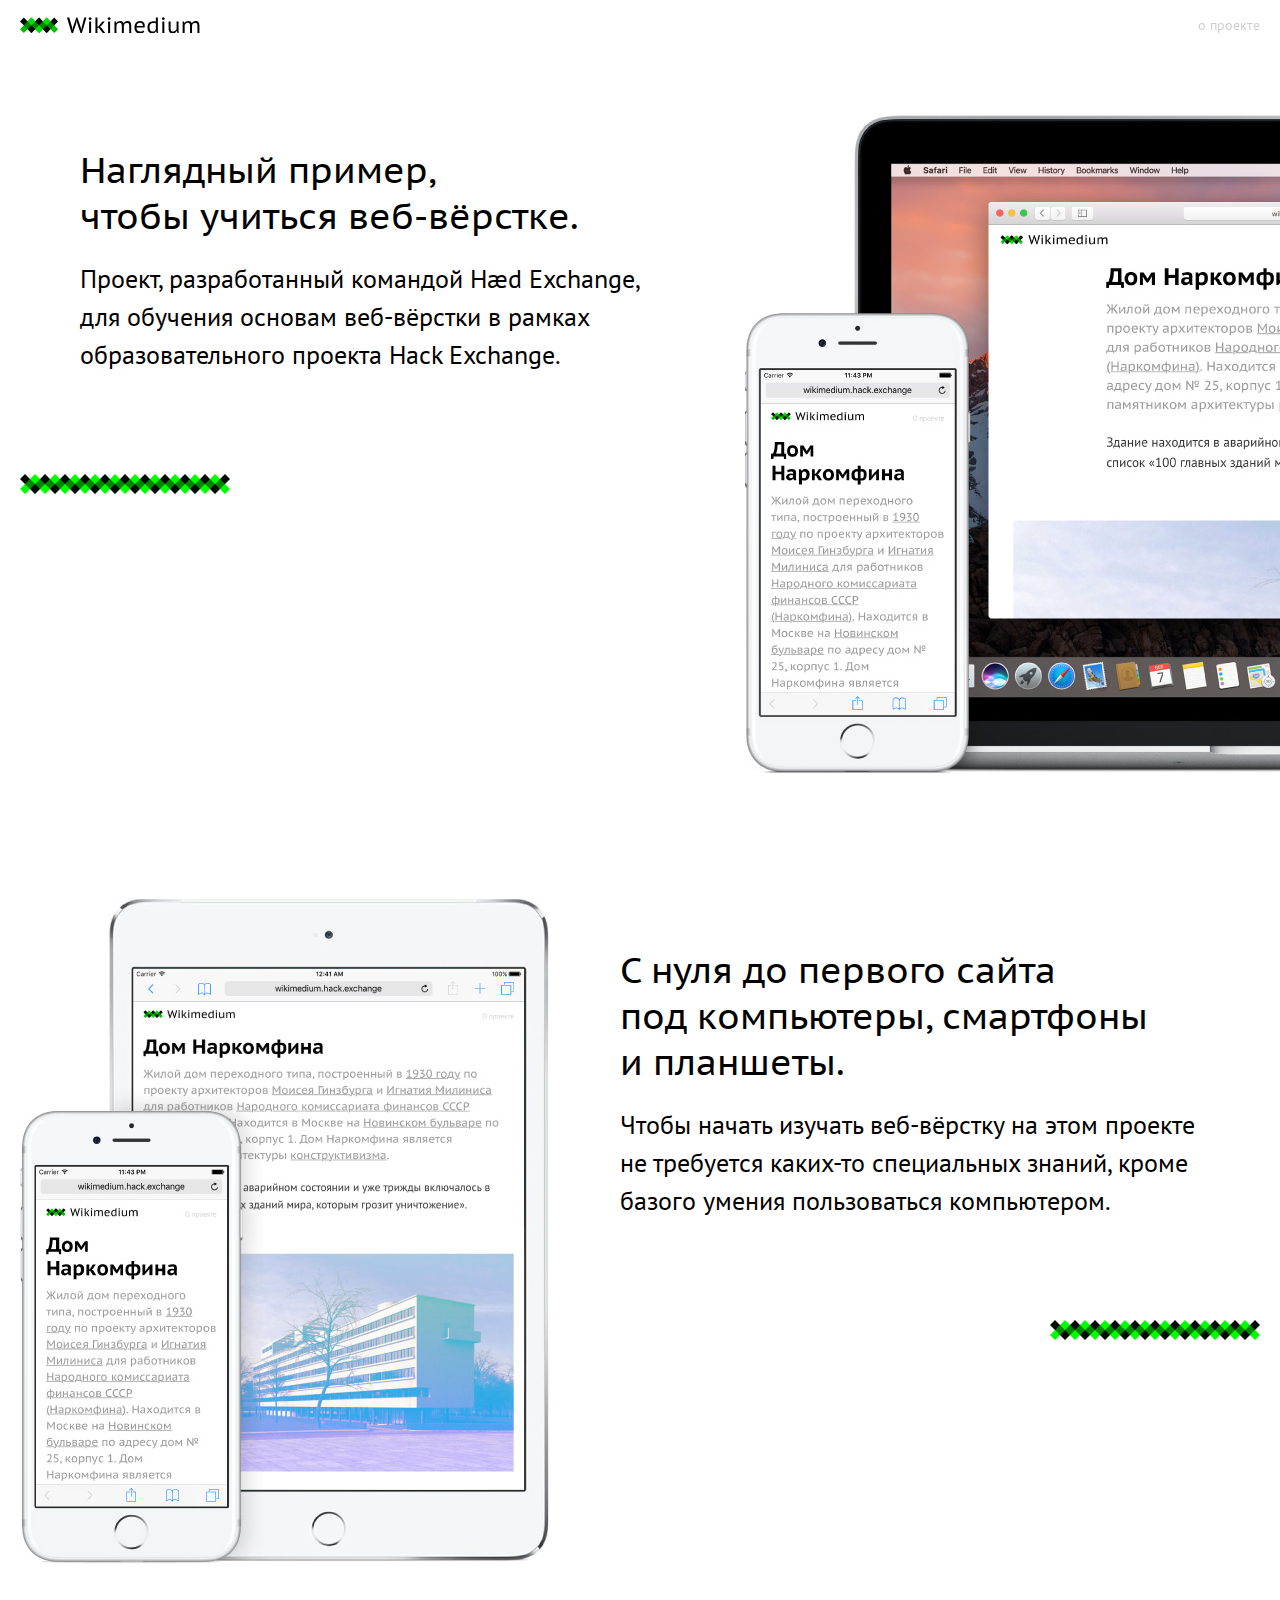
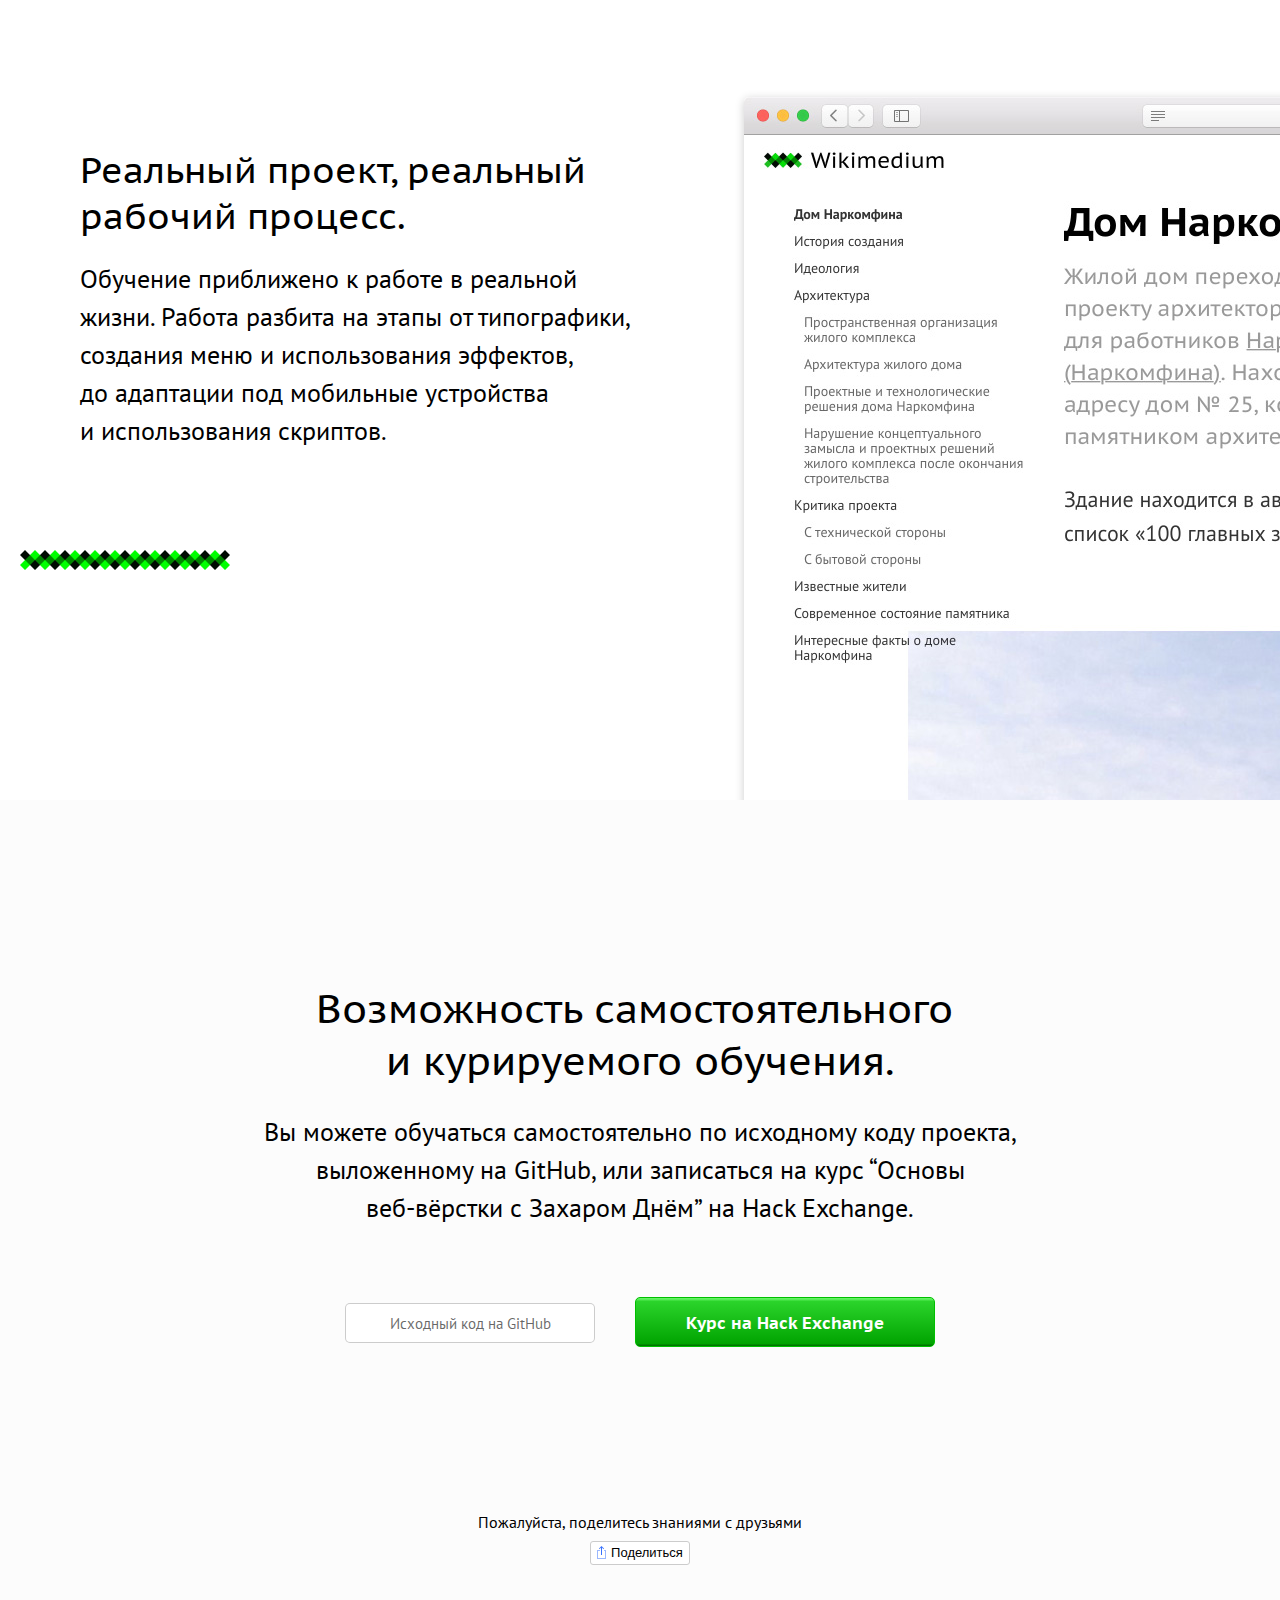
<file: alisagrdva/index.html>
<!DOCTYPE html>
<html>
  <head>
    <meta charset="utf-8">
    <meta name="viewport" content="wight=device-wight">
    <title>Wikimedium — проект для изучения основ веб-вёрстки</title>

    <meta name="description" content="Проект, разработанный командой Hæd Exchange, для обучения основам веб-вёрстки в рамках образовательного проекта Hack Exchange.">
    <meta name="keywords" content="hack, exchange, html, css, javascript, hse, design">

    <meta property="og:type" content="website">
    <meta property="og:url" content="http://wikimedium.hack.exchange">
    <meta property="og:title" content="Wikimedium">
    <meta property="og:description" content="Проект, разработанный командой Hæd Exchange, для обучения основам веб-вёрстки в рамках образовательного проекта Hack Exchange.">
    <meta property="og:image" content="http://wikimedium.hack.exchange/images/share.png">

    <link rel="icon" type="image/x-icon" href="favicon.ico" />
    <link rel="icon" type="image/png" href="favicon.png" />

    <link rel="stylesheet" href="stylesheets/style.css">
    <script src="javascripts/jquery-3.1.1.js"></script>
    <script src="javascripts/social-likes.min.js"></script>

  </head>

  <body class="landing">
    <nav class="menubar">
      <a class="logo" href="posts.html"></a>
      <a class="about" href="index.html">о проекте</a>
    </nav>

    <section class= "landingWrapper">
      <section class="mainSection left">
        <section>
          <h2>
            Наглядный пример,<br>
            чтобы учиться веб-вёрстке.
          </h2>

          <p>
            Проект, разработанный командой Hæd Exchange,<br>
            для обучения основам веб-вёрстки в рамках<br>
            образовательного проекта Hack Exchange.
          </p>

          <figure></figure>
        </section>

        <figure class="mockup" id="mockup1"></figure>
      </section>

      <section class="mainSection right">
        <section>
          <h2>
            С нуля до первого сайта<br>
            под компьютеры, смартфоны<br>
            и планшеты.
          </h2>

          <p>
            Чтобы начать изучать веб-вёрстку на этом проекте<br>
            не требуется каких-то специальных знаний, кроме<br>
            базого умения пользоваться компьютером.
          </p>

          <figure></figure>
        </section>

        <figure class="mockup" id="mockup2"></figure>
      </section>

      <section class="mainSection left">
        <section>
          <h2>
            Реальный проект, реальный<br>
            рабочий процесс.
          </h2>

          <p>
            Обучение приближено к работе в реальной<br>
            жизни. Работа разбита на этапы от типографики,<br>
            создания меню и использования эффектов, <br>
            до адаптации под мобильные устройства <br>
            и использования скриптов.
          </p>

          <figure></figure>
        </section>

        <figure class="mockup" id="mockup3"></figure>
      </section>

      <section class="mainSection center">
        <section>
          <h2>
            Возможность самостоятельного <br>
            и курируемого обучения.
          </h2>

          <p>
            Вы можете обучаться самостоятельно по исходному<br class="compact">
            коду проекта,<br class="full">
            выложенному на GitHub, или записаться<br class="compact">
            на курс “Основы<br class="full">
            веб-вёрстки с Захаром Днём”<br class="compact">
            на Hack Exchange.
          </p>

          <nav>
            <a class="btn small white"href="http://github.com/ZakharDay/Wikimedium">Исходный код на GitHub</a>
            <a class="btn large green"href="http://lessons.hack.exchange">Курс на Hack Exchange</a>
          </nav>
        </section>

        <footer>
          <p>Пожалуйста, поделитесь знаниями с друзьями</p>

          <div class="social-likes social-likes_single" data-url="http://wikimedium.hack.exchange" data-single-title="Поделиться">
            <div class="facebook" title="Поделиться ссылкой на Фейсбуке">Facebook</div>
            <div class="twitter" title="Поделиться ссылкой в Твиттере">Twitter</div>
            <div class="vkontakte" title="Поделиться ссылкой во Вконтакте">Вконтакте</div>
          </div>
        </footer>
      </section>
    </section>
  </body>
</html>
</file>
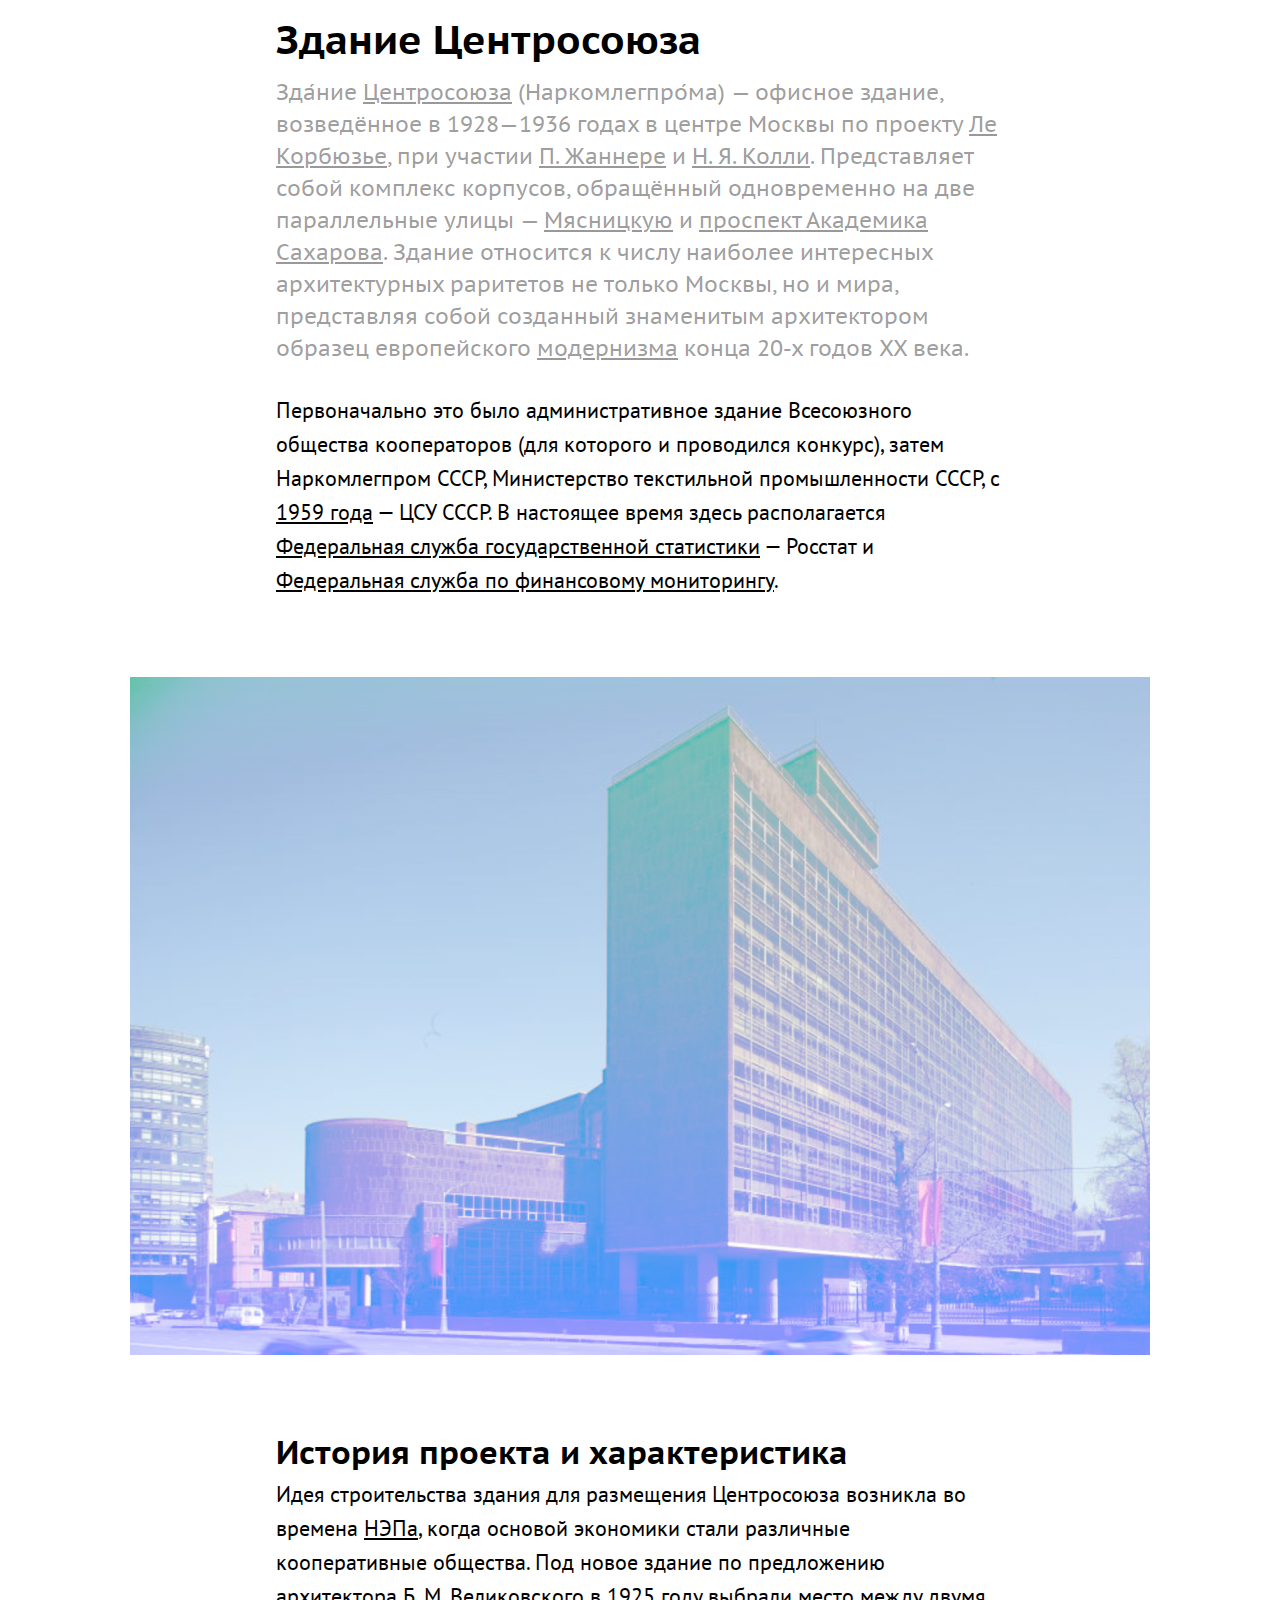
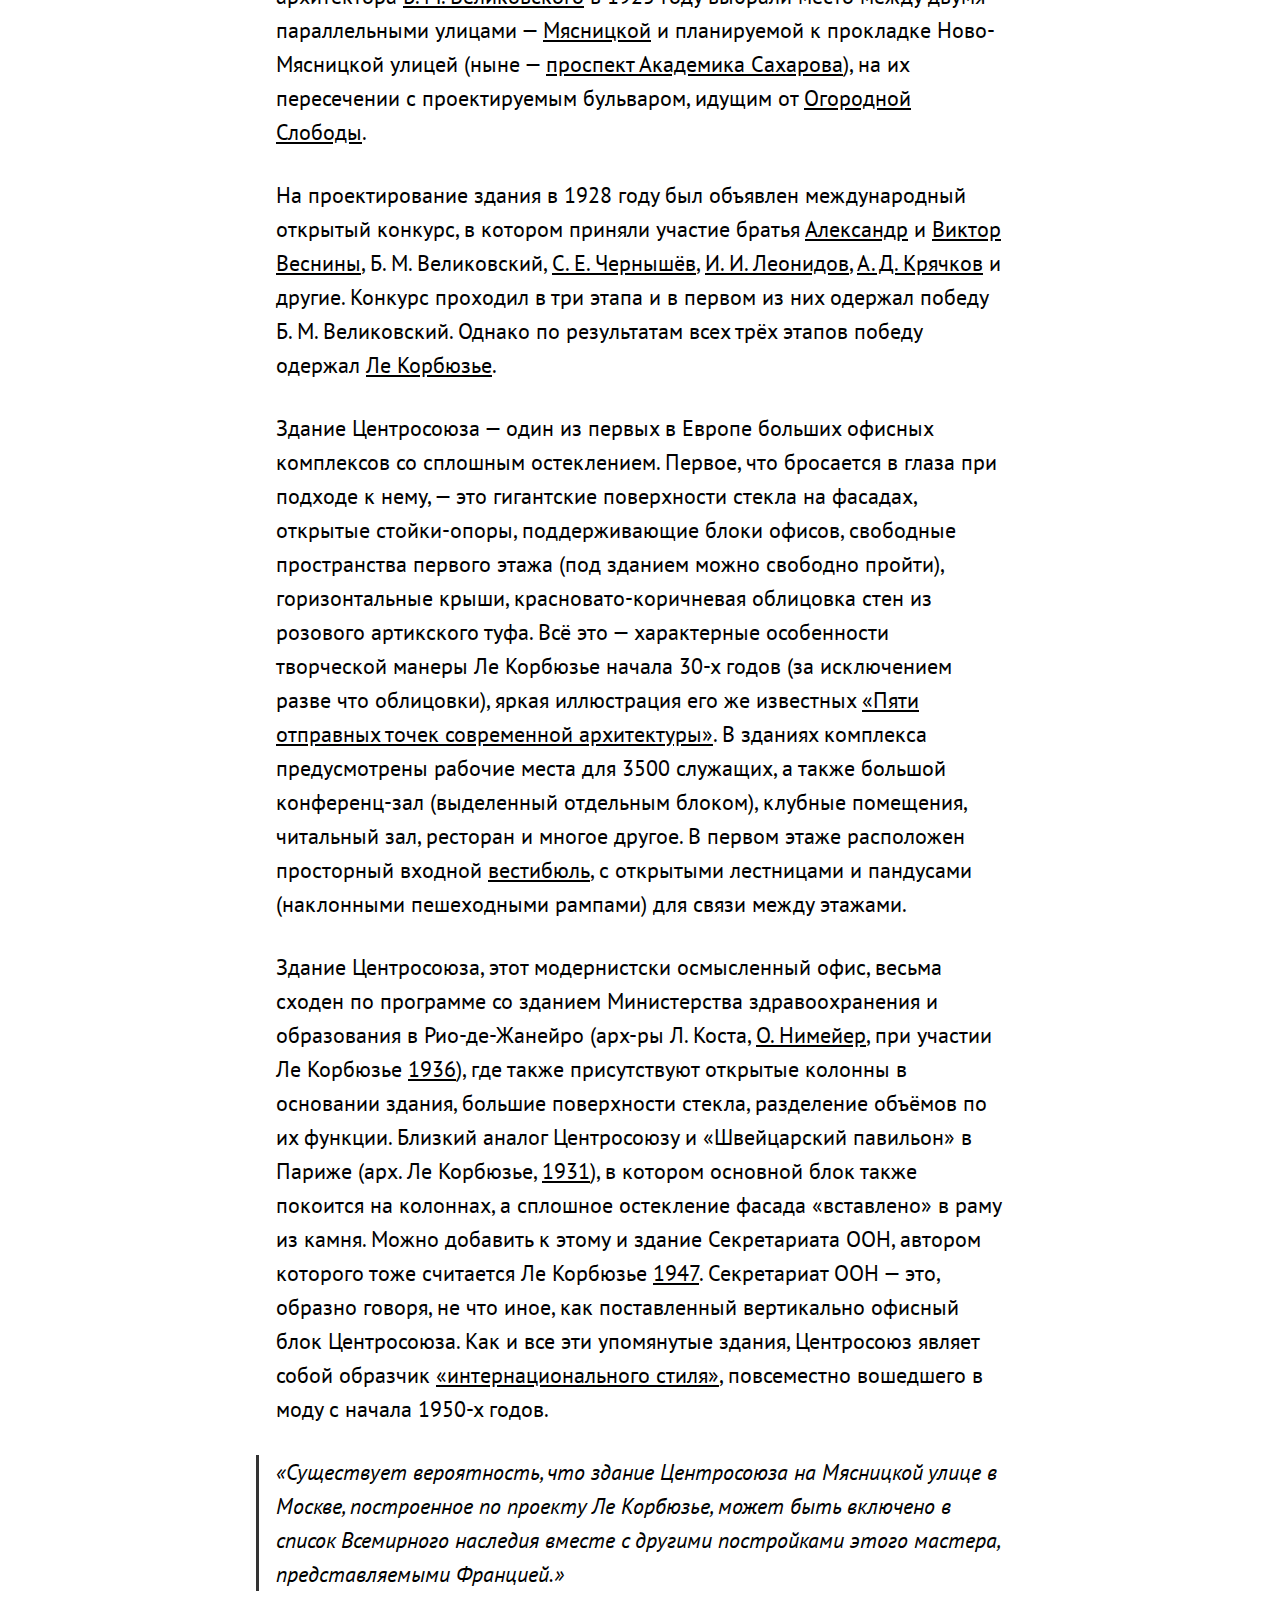
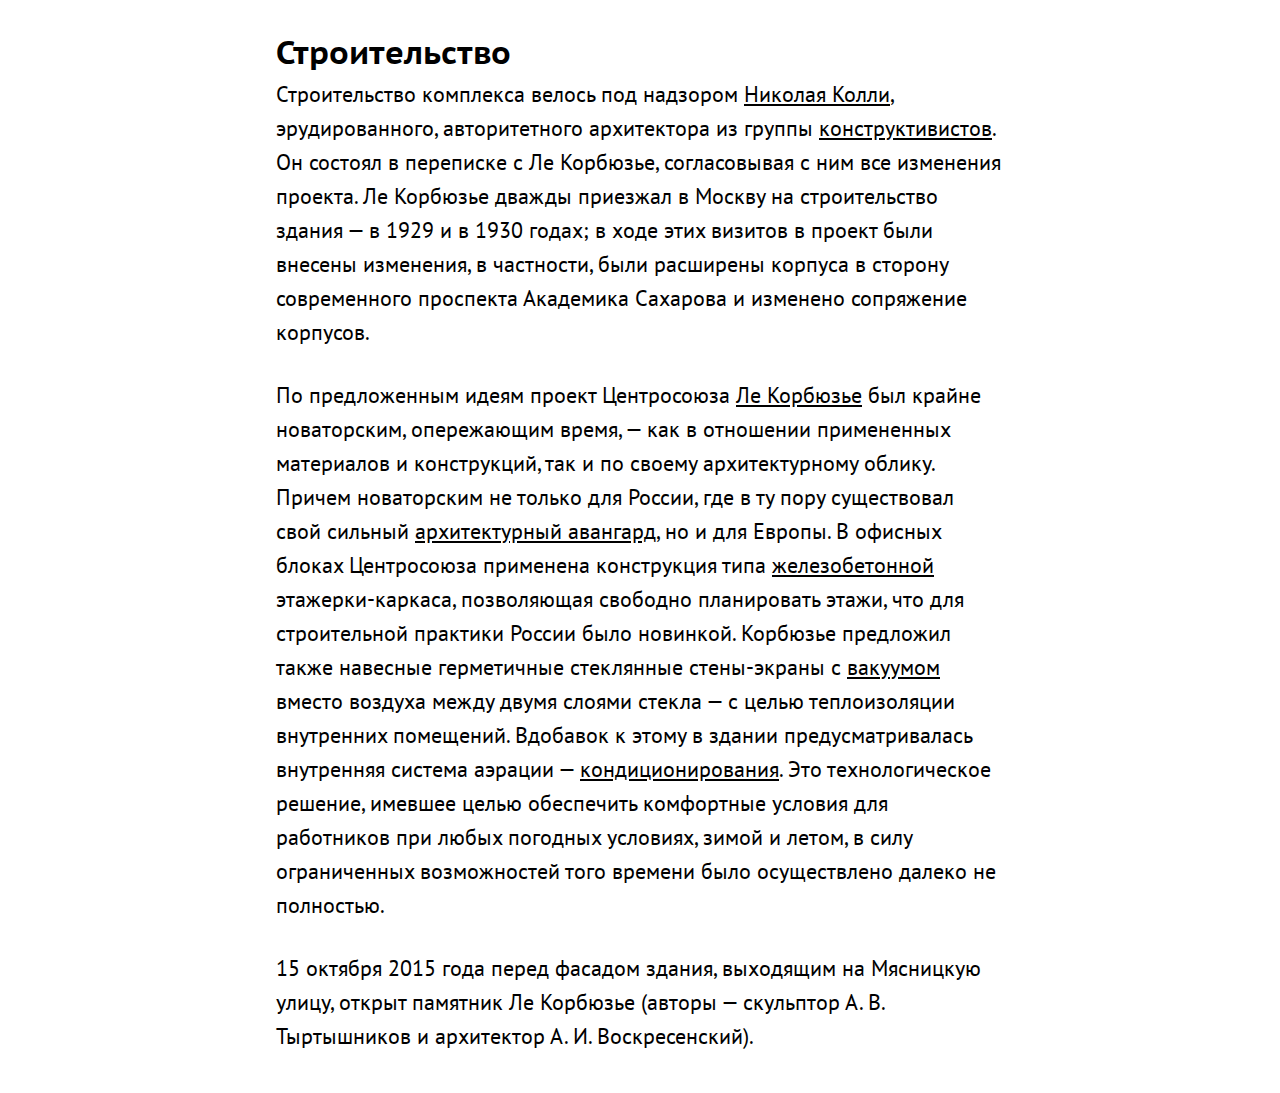
<file: alisagrdva/centrosouz.html>
<!DOCTYPE html>
<html>
  <head>
    <meta charset="utf-8">
    <title>Здание Центросоюза</title>
    <link rel="stylesheet" href="stylesheets/style.css">
    <script src="javascripts/jquery-3.1.1.js" charset="utf-8"></script>
    <script src="javascripts/sidebar.js" charset="utf-8"></script>
  </head>
  <body>

    <nav class="sidebar">
      <ul>
        <li>
          <a href="#s1">Здание Центросоюза</a>
        </li>

        <li>
          <a href="#s2">История проекта и характеристика</a>
        </li>

        <li>
          <a href="#s3">Строительство</a>
        </li>

      </ul>
    </nav>

    <article>
      <h1 id="s1">Здание Центросоюза</h1>
      <p>Зда́ние <a target="_blank" href="https://ru.wikipedia.org/wiki/%D0%A6%D0%B5%D0%BD%D1%82%D1%80%D0%BE%D1%81%D0%BE%D1%8E%D0%B7">Центросоюза</a> (Наркомлегпро́ма) — офисное здание, возведённое в 1928—1936 годах в центре Москвы по проекту <a target="_blank" href="https://ru.wikipedia.org/wiki/%D0%9B%D0%B5_%D0%9A%D0%BE%D1%80%D0%B1%D1%8E%D0%B7%D1%8C%D0%B5">Ле Корбюзье</a>, при участии <a target="_blank" href="https://ru.wikipedia.org/wiki/%D0%96%D0%B0%D0%BD%D0%BD%D0%B5%D1%80%D0%B5,_%D0%9F%D1%8C%D0%B5%D1%80">П. Жаннере</a> и <a target="_blank" href="https://ru.wikipedia.org/wiki/%D0%9A%D0%BE%D0%BB%D0%BB%D0%B8,_%D0%9D%D0%B8%D0%BA%D0%BE%D0%BB%D0%B0%D0%B9_%D0%94%D0%B6%D0%B5%D0%BC%D1%81%D0%BE%D0%B2%D0%B8%D1%87">Н. Я. Колли</a>. Представляет собой комплекс корпусов, обращённый одновременно на две параллельные улицы — <a target="_blank" href="https://ru.wikipedia.org/wiki/%D0%9C%D1%8F%D1%81%D0%BD%D0%B8%D1%86%D0%BA%D0%B0%D1%8F_%D1%83%D0%BB%D0%B8%D1%86%D0%B0">Мясницкую</a> и <a href="https://ru.wikipedia.org/wiki/%D0%9F%D1%80%D0%BE%D1%81%D0%BF%D0%B5%D0%BA%D1%82_%D0%90%D0%BA%D0%B0%D0%B4%D0%B5%D0%BC%D0%B8%D0%BA%D0%B0_%D0%A1%D0%B0%D1%85%D0%B0%D1%80%D0%BE%D0%B2%D0%B0_(%D0%9C%D0%BE%D1%81%D0%BA%D0%B2%D0%B0)">проспект Академика Сахарова</a>. Здание относится к числу наиболее интересных архитектурных раритетов не только Москвы, но и мира, представляя собой созданный знаменитым архитектором образец европейского <a href="https://ru.wikipedia.org/wiki/%D0%90%D1%80%D1%85%D0%B8%D1%82%D0%B5%D0%BA%D1%82%D1%83%D1%80%D0%BD%D1%8B%D0%B9_%D0%BC%D0%BE%D0%B4%D0%B5%D1%80%D0%BD%D0%B8%D0%B7%D0%BC">модернизма</a> конца 20-х годов XX века.</p>
      <p>Первоначально это было административное здание Всесоюзного общества кооператоров (для которого и проводился конкурс), затем Наркомлегпром СССР, Министерство текстильной промышленности СССР, с <a target="_blank" href="https://ru.wikipedia.org/wiki/1959_%D0%B3%D0%BE%D0%B4">1959 года</a> — ЦСУ СССР. В настоящее время здесь располагается <a target="_blank" href="https://ru.wikipedia.org/wiki/%D0%A4%D0%B5%D0%B4%D0%B5%D1%80%D0%B0%D0%BB%D1%8C%D0%BD%D0%B0%D1%8F_%D1%81%D0%BB%D1%83%D0%B6%D0%B1%D0%B0_%D0%B3%D0%BE%D1%81%D1%83%D0%B4%D0%B0%D1%80%D1%81%D1%82%D0%B2%D0%B5%D0%BD%D0%BD%D0%BE%D0%B9_%D1%81%D1%82%D0%B0%D1%82%D0%B8%D1%81%D1%82%D0%B8%D0%BA%D0%B8">Федеральная служба государственной статистики</a> — Росстат и <a target="_blank" href="https://ru.wikipedia.org/wiki/%D0%A4%D0%B5%D0%B4%D0%B5%D1%80%D0%B0%D0%BB%D1%8C%D0%BD%D0%B0%D1%8F_%D1%81%D0%BB%D1%83%D0%B6%D0%B1%D0%B0_%D0%BF%D0%BE_%D1%84%D0%B8%D0%BD%D0%B0%D0%BD%D1%81%D0%BE%D0%B2%D0%BE%D0%BC%D1%83_%D0%BC%D0%BE%D0%BD%D0%B8%D1%82%D0%BE%D1%80%D0%B8%D0%BD%D0%B3%D1%83">Федеральная служба по финансовому мониторингу</a>.</p>

      <img src="images/centrosouz.jpg" alt="Здание Центросоюза" />

      <h2 id="s2">История проекта и характеристика</h2>
      <p>Идея строительства здания для размещения Центросоюза возникла во времена <a target="_blank" href="https://ru.wikipedia.org/wiki/%D0%9D%D0%BE%D0%B2%D0%B0%D1%8F_%D1%8D%D0%BA%D0%BE%D0%BD%D0%BE%D0%BC%D0%B8%D1%87%D0%B5%D1%81%D0%BA%D0%B0%D1%8F_%D0%BF%D0%BE%D0%BB%D0%B8%D1%82%D0%B8%D0%BA%D0%B0">НЭПа</a>, когда основой экономики стали различные кооперативные общества. Под новое здание по предложению архитектора <a target="_blank" href="https://ru.wikipedia.org/wiki/%D0%92%D0%B5%D0%BB%D0%B8%D0%BA%D0%BE%D0%B2%D1%81%D0%BA%D0%B8%D0%B9,_%D0%91%D0%BE%D1%80%D0%B8%D1%81_%D0%9C%D0%B8%D1%85%D0%B0%D0%B9%D0%BB%D0%BE%D0%B2%D0%B8%D1%87">Б. М. Великовского</a> в 1925 году выбрали место между двумя параллельными улицами — <a target="_blank" href="https://ru.wikipedia.org/wiki/%D0%9C%D1%8F%D1%81%D0%BD%D0%B8%D1%86%D0%BA%D0%B0%D1%8F_%D1%83%D0%BB%D0%B8%D1%86%D0%B0">Мясницкой</a> и планируемой к прокладке Ново-Мясницкой улицей (ныне — <a target="_blank" href="https://ru.wikipedia.org/wiki/%D0%9F%D1%80%D0%BE%D1%81%D0%BF%D0%B5%D0%BA%D1%82_%D0%90%D0%BA%D0%B0%D0%B4%D0%B5%D0%BC%D0%B8%D0%BA%D0%B0_%D0%A1%D0%B0%D1%85%D0%B0%D1%80%D0%BE%D0%B2%D0%B0_(%D0%9C%D0%BE%D1%81%D0%BA%D0%B2%D0%B0)">проспект Академика Сахарова</a>), на их пересечении с проектируемым бульваром, идущим от <a target="_blank" href="https://ru.wikipedia.org/wiki/%D0%9F%D0%B5%D1%80%D0%B5%D1%83%D0%BB%D0%BE%D0%BA_%D0%9E%D0%B3%D0%BE%D1%80%D0%BE%D0%B4%D0%BD%D0%B0%D1%8F_%D0%A1%D0%BB%D0%BE%D0%B1%D0%BE%D0%B4%D0%B0">Огородной Слободы</a>.</p>
      <p>На проектирование здания в 1928 году был объявлен международный открытый конкурс, в котором приняли участие братья <a target="_blank" href="https://ru.wikipedia.org/wiki/%D0%92%D0%B5%D1%81%D0%BD%D0%B8%D0%BD,_%D0%90%D0%BB%D0%B5%D0%BA%D1%81%D0%B0%D0%BD%D0%B4%D1%80_%D0%90%D0%BB%D0%B5%D0%BA%D1%81%D0%B0%D0%BD%D0%B4%D1%80%D0%BE%D0%B2%D0%B8%D1%87">Александр</a> и <a target="_blank" href="https://ru.wikipedia.org/wiki/%D0%92%D0%B5%D1%81%D0%BD%D0%B8%D0%BD,_%D0%92%D0%B8%D0%BA%D1%82%D0%BE%D1%80_%D0%90%D0%BB%D0%B5%D0%BA%D1%81%D0%B0%D0%BD%D0%B4%D1%80%D0%BE%D0%B2%D0%B8%D1%87">Виктор</a> <a target="_blank" href="https://ru.wikipedia.org/wiki/%D0%92%D0%B5%D1%81%D0%BD%D0%B8%D0%BD%D1%8B">Веснины</a>, Б. М. Великовский, <a target="_blank" href="https://ru.wikipedia.org/wiki/%D0%A7%D0%B5%D1%80%D0%BD%D1%8B%D1%88%D1%91%D0%B2,_%D0%A1%D0%B5%D1%80%D0%B3%D0%B5%D0%B9_%D0%95%D0%B3%D0%BE%D1%80%D0%BE%D0%B2%D0%B8%D1%87">С. Е. Чернышёв</a>, <a target="_blank" href="https://ru.wikipedia.org/wiki/%D0%9B%D0%B5%D0%BE%D0%BD%D0%B8%D0%B4%D0%BE%D0%B2,_%D0%98%D0%B2%D0%B0%D0%BD_%D0%98%D0%BB%D1%8C%D0%B8%D1%87">И. И. Леонидов</a>, <a href="https://ru.wikipedia.org/wiki/%D0%9A%D1%80%D1%8F%D1%87%D0%BA%D0%BE%D0%B2,_%D0%90%D0%BD%D0%B4%D1%80%D0%B5%D0%B9_%D0%94%D0%BC%D0%B8%D1%82%D1%80%D0%B8%D0%B5%D0%B2%D0%B8%D1%87">А. Д. Крячков</a> и другие. Конкурс проходил в три этапа и в первом из них одержал победу Б. М. Великовский. Однако по результатам всех трёх этапов победу одержал <a href="https://ru.wikipedia.org/wiki/%D0%9B%D0%B5_%D0%9A%D0%BE%D1%80%D0%B1%D1%8E%D0%B7%D1%8C%D0%B5">Ле Корбюзье</a>.</p>
      <p>Здание Центросоюза — один из первых в Европе больших офисных комплексов со сплошным остеклением. Первое, что бросается в глаза при подходе к нему, — это гигантские поверхности стекла на фасадах, открытые стойки-опоры, поддерживающие блоки офисов, свободные пространства первого этажа (под зданием можно свободно пройти), горизонтальные крыши, красновато-коричневая облицовка стен из розового артикского туфа. Всё это — характерные особенности творческой манеры Ле Корбюзье начала 30-х годов (за исключением разве что облицовки), яркая иллюстрация его же известных <a target="_blank" href="https://ru.wikipedia.org/wiki/%D0%9F%D1%8F%D1%82%D1%8C_%D0%BE%D1%82%D0%BF%D1%80%D0%B0%D0%B2%D0%BD%D1%8B%D1%85_%D1%82%D0%BE%D1%87%D0%B5%D0%BA_%D1%81%D0%BE%D0%B2%D1%80%D0%B5%D0%BC%D0%B5%D0%BD%D0%BD%D0%BE%D0%B9_%D0%B0%D1%80%D1%85%D0%B8%D1%82%D0%B5%D0%BA%D1%82%D1%83%D1%80%D1%8B">«Пяти отправных точек современной архитектуры»</a>. В зданиях комплекса предусмотрены рабочие места для 3500 служащих, а также большой конференц-зал (выделенный отдельным блоком), клубные помещения, читальный зал, ресторан и многое другое. В первом этаже расположен просторный входной <a target="_blank" href="https://ru.wikipedia.org/wiki/%D0%92%D0%B5%D1%81%D1%82%D0%B8%D0%B1%D1%8E%D0%BB%D1%8C">вестибюль</a>, с открытыми лестницами и пандусами (наклонными пешеходными рампами) для связи между этажами.</p>
      <p>Здание Центросоюза, этот модернистски осмысленный офис, весьма сходен по программе со зданием Министерства здравоохранения и образования в Рио-де-Жанейро (арх-ры Л. Коста, <a target="_blank" href="https://ru.wikipedia.org/wiki/%D0%9D%D0%B8%D0%BC%D0%B5%D0%B9%D0%B5%D1%80,_%D0%9E%D1%81%D0%BA%D0%B0%D1%80">О. Нимейер</a>, при участии Ле Корбюзье <a target="_blank" href="https://ru.wikipedia.org/wiki/1936">1936</a>), где также присутствуют открытые колонны в основании здания, большие поверхности стекла, разделение объёмов по их функции. Близкий аналог Центросоюзу и «Швейцарский павильон» в Париже (арх. Ле Корбюзье, <a target="_blank" href="https://ru.wikipedia.org/wiki/1931">1931</a>), в котором основной блок также покоится на колоннах, а сплошное остекление фасада «вставлено» в раму из камня. Можно добавить к этому и здание Секретариата ООН, автором которого тоже считается Ле Корбюзье <a target="_blank" href="https://ru.wikipedia.org/wiki/1947">1947</a>. Секретариат ООН — это, образно говоря, не что иное, как поставленный вертикально офисный блок Центросоюза. Как и все эти упомянутые здания, Центросоюз являет собой образчик <a target="_blank" href="https://ru.wikipedia.org/wiki/%D0%98%D0%BD%D1%82%D0%B5%D1%80%D0%BD%D0%B0%D1%86%D0%B8%D0%BE%D0%BD%D0%B0%D0%BB%D1%8C%D0%BD%D1%8B%D0%B9_%D1%81%D1%82%D0%B8%D0%BB%D1%8C">«интернационального стиля»</a>, повсеместно вошедшего в моду с начала 1950-х годов.</p>
      <blockquote cite="https://ru.wikipedia.org/wiki/%D0%97%D0%B4%D0%B0%D0%BD%D0%B8%D0%B5_%D0%A6%D0%B5%D0%BD%D1%82%D1%80%D0%BE%D1%81%D0%BE%D1%8E%D0%B7%D0%B0">«Существует вероятность, что здание Центросоюза на Мясницкой улице в Москве, построенное по проекту Ле Корбюзье, может быть включено в список Всемирного наследия вместе с другими постройками этого мастера, представляемыми Францией.»</blockquote>

      <h2 id="s3">Строительство</h2>
      <p>Строительство комплекса велось под надзором <a target="_blank" href="https://ru.wikipedia.org/wiki/%D0%9A%D0%BE%D0%BB%D0%BB%D0%B8,_%D0%9D%D0%B8%D0%BA%D0%BE%D0%BB%D0%B0%D0%B9_%D0%AF%D0%BA%D0%BE%D0%B2%D0%BB%D0%B5%D0%B2%D0%B8%D1%87">Николая Колли</a>, эрудированного, авторитетного архитектора из группы <a target="_blank" href="https://ru.wikipedia.org/wiki/%D0%9A%D0%BE%D0%BD%D1%81%D1%82%D1%80%D1%83%D0%BA%D1%82%D0%B8%D0%B2%D0%B8%D0%B7%D0%BC_(%D0%B8%D1%81%D0%BA%D1%83%D1%81%D1%81%D1%82%D0%B2%D0%BE)">конструктивистов</a>. Он состоял в переписке с Ле Корбюзье, согласовывая с ним все изменения проекта. Ле Корбюзье дважды приезжал в Москву на строительство здания — в 1929 и в 1930 годах; в ходе этих визитов в проект были внесены изменения, в частности, были расширены корпуса в сторону современного проспекта Академика Сахарова и изменено сопряжение корпусов.</p>
      <p>По предложенным идеям проект Центросоюза <a target="_blank" href="https://ru.wikipedia.org/wiki/%D0%9B%D0%B5_%D0%9A%D0%BE%D1%80%D0%B1%D1%8E%D0%B7%D1%8C%D0%B5">Ле Корбюзье</a> был крайне новаторским, опережающим время, — как в отношении примененных материалов и конструкций, так и по своему архитектурному облику. Причем новаторским не только для России, где в ту пору существовал свой сильный <a target="_blank" href="https://ru.wikipedia.org/wiki/%D0%9A%D0%BE%D0%BD%D1%81%D1%82%D1%80%D1%83%D0%BA%D1%82%D0%B8%D0%B2%D0%B8%D0%B7%D0%BC_(%D0%B8%D1%81%D0%BA%D1%83%D1%81%D1%81%D1%82%D0%B2%D0%BE)">архитектурный авангард</a>, но и для Европы. В офисных блоках Центросоюза применена конструкция типа <a target="_blank" href="https://ru.wikipedia.org/wiki/%D0%96%D0%B5%D0%BB%D0%B5%D0%B7%D0%BE%D0кондиционирования0%BE%D0%BD">железобетонной</a> этажерки-каркаса, позволяющая свободно планировать этажи, что для строительной практики России было новинкой. Корбюзье предложил также навесные герметичные стеклянные стены-экраны с <a target="_blank" href="https://ru.wikipedia.org/wiki/%D0%92%D0%B0%D0%BA%D1%83%D1%83%D0%BC">вакуумом</a> вместо воздуха между двумя слоями стекла — с целью теплоизоляции внутренних помещений. Вдобавок к этому в здании предусматривалась внутренняя система аэрации — <a href="https://ru.wikipedia.org/wiki/%D0%9A%D0%BE%D0%BD%D0%B4%D0%B8%D1%86%D0%B8%D0%BE%D0%BD%D0%B8%D1%80%D0%BE%D0%B2%D0%B0%D0%BD%D0%B8%D0%B5">кондиционирования</a>. Это технологическое решение, имевшее целью обеспечить комфортные условия для работников при любых погодных условиях, зимой и летом, в силу ограниченных возможностей того времени было осуществлено далеко не полностью.</p>
      <p>15 октября 2015 года перед фасадом здания, выходящим на Мясницкую улицу, открыт памятник Ле Корбюзье (авторы — скульптор А. В. Тыртышников и архитектор А. И. Воскресенский).</p>
    </article>

  </body>
</html>
</file>
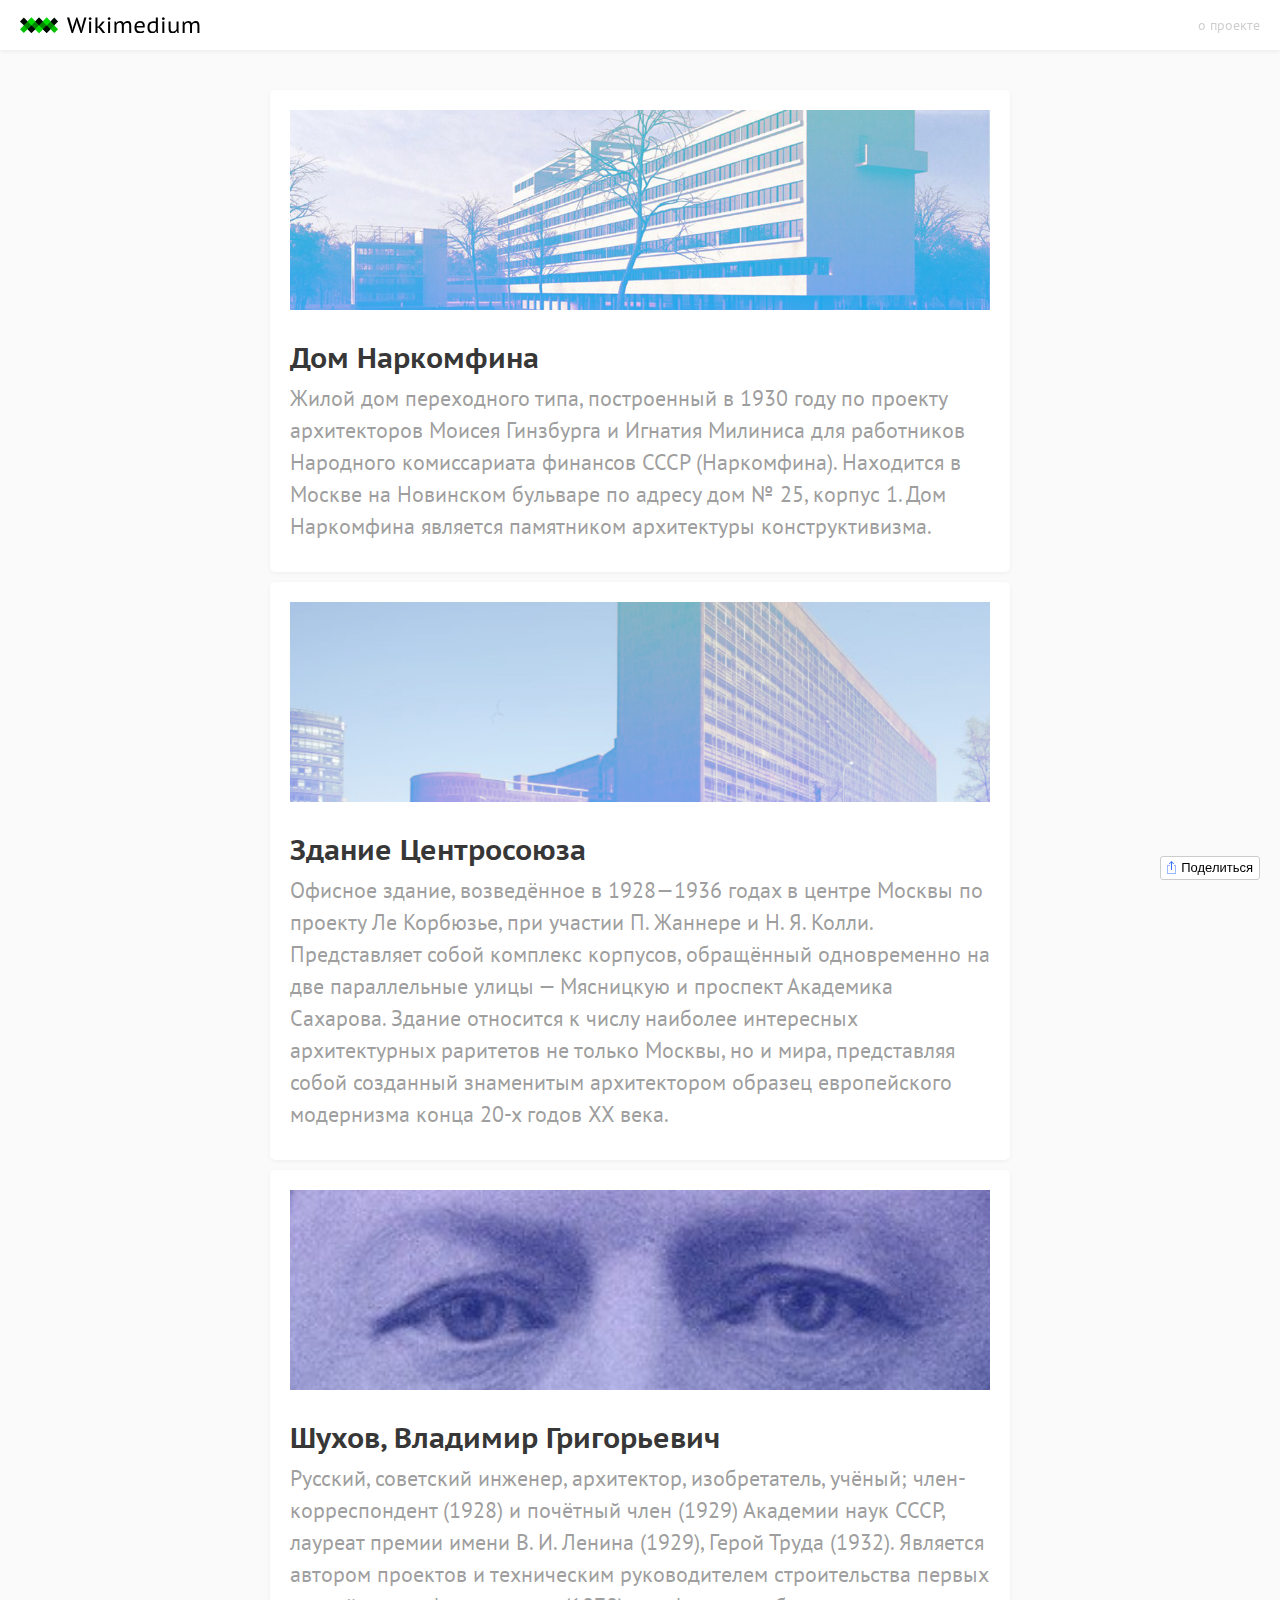
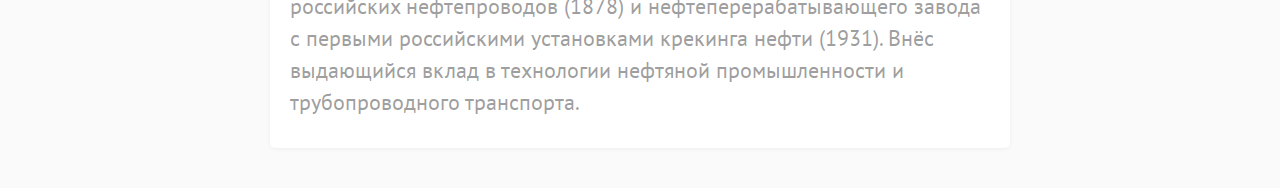
<file: alisagrdva/posts.html>
<!DOCTYPE html>
<html>
  <head>
    <meta charset="utf-8">
    <meta name="viewport" content="wight=device-wight">
    <title>Wikimedium</title>

    <meta name="description" content="Статьи из Вкипедии, сверстанные студентами, для обучения основам веб-верстки в рамках образовательного проекта Hack Exchange">
    <meta name="keywords" content="hack, exchange, html, css, javascript, hse, design">

    <meta property="og:type" content="website">
    <meta property="og:url" content="http://wikimedium.hack.exchange/posts.html">
    <meta property="og:title" content="Wikimedium">
    <meta property="og:description" content="Статьи из Вкипедии, сверстанные студентами, для обучения основам веб-верстки в рамках образовательного проекта Hack Exchange">
    <meta property="og:image" content="http://wikimedium.hack.exchange/images/share.png">

    <link rel="icon" type="image/x-icon" href="favicon.ico" />
    <link rel="icon" type="image/png" href="favicon.png" />

    <link rel="stylesheet" href="stylesheets/style.css">
    <script src="javascripts/jquery-3.1.1.js"></script>
    <script src="javascripts/social-likes.min.js"></script>
  </head>
  <body class="posts">

    <nav class="menubar">
      <a class="logo" href="posts.html"></a>
      <a class="about" href="index.html">о проекте</a>
    </nav>

    <section class="postsFeed">
      <a href="posts/narkomfin.html">
        <figure style="background-image: url(images/posts/narkomfin.jpg);"></figure>
        <h2>Дом Наркомфина</h2>
        <p>Жилой дом переходного типа, построенный в 1930 году по проекту архитекторов Моисея Гинзбурга и Игнатия Милиниса для работников Народного комиссариата финансов СССР (Наркомфина). Находится в Москве на Новинском бульваре по адресу дом № 25, корпус 1. Дом Наркомфина является памятником архитектуры конструктивизма.</p>
      </a>

      <a href="posts/centrosouz.html">
        <figure style="background-image: url(images/posts/centrosouz.jpg);"></figure>
        <h2>Здание Центросоюза</h2>
        <p>Офисное здание, возведённое в 1928—1936 годах в центре Москвы по проекту Ле Корбюзье, при участии П. Жаннере и Н. Я. Колли. Представляет собой комплекс корпусов, обращённый одновременно на две параллельные улицы — Мясницкую и проспект Академика Сахарова. Здание относится к числу наиболее интересных архитектурных раритетов не только Москвы, но и мира, представляя собой созданный знаменитым архитектором образец европейского модернизма конца 20-х годов XX века.</p>
      </a>

      <a href="posts/shukhov.html">
        <figure style="background-image: url(images/posts/shukhov.jpg); background-position: 44% 35%; background-size: 200%"></figure>
        <h2>Шухов, Владимир Григорьевич</h2>
        <p>Русский, советский инженер, архитектор, изобретатель, учёный; член-корреспондент (1928) и почётный член (1929) Академии наук СССР, лауреат премии имени В. И. Ленина (1929), Герой Труда (1932). Является автором проектов и техническим руководителем строительства первых российских нефтепроводов (1878) и нефтеперерабатывающего завода с первыми российскими установками крекинга нефти (1931). Внёс выдающийся вклад в технологии нефтяной промышленности и трубопроводного транспорта.</p>
      </a>

    </section>

    <footer class="share">
      <div class="social-likes social-likes_single" data-url="http://wikimedium.hack.exchange/posts.html" data-single-title="Поделиться">
        <div class="facebook" title="Поделиться ссылкой на Фейсбуке">Facebook</div>
        <div class="twitter" title="Поделиться ссылкой в Твиттере">Twitter</div>
        <div class="vkontakte" title="Поделиться ссылкой во Вконтакте">Вконтакте</div>
      </div>
    </footer>

  </body>
</html>
</file>
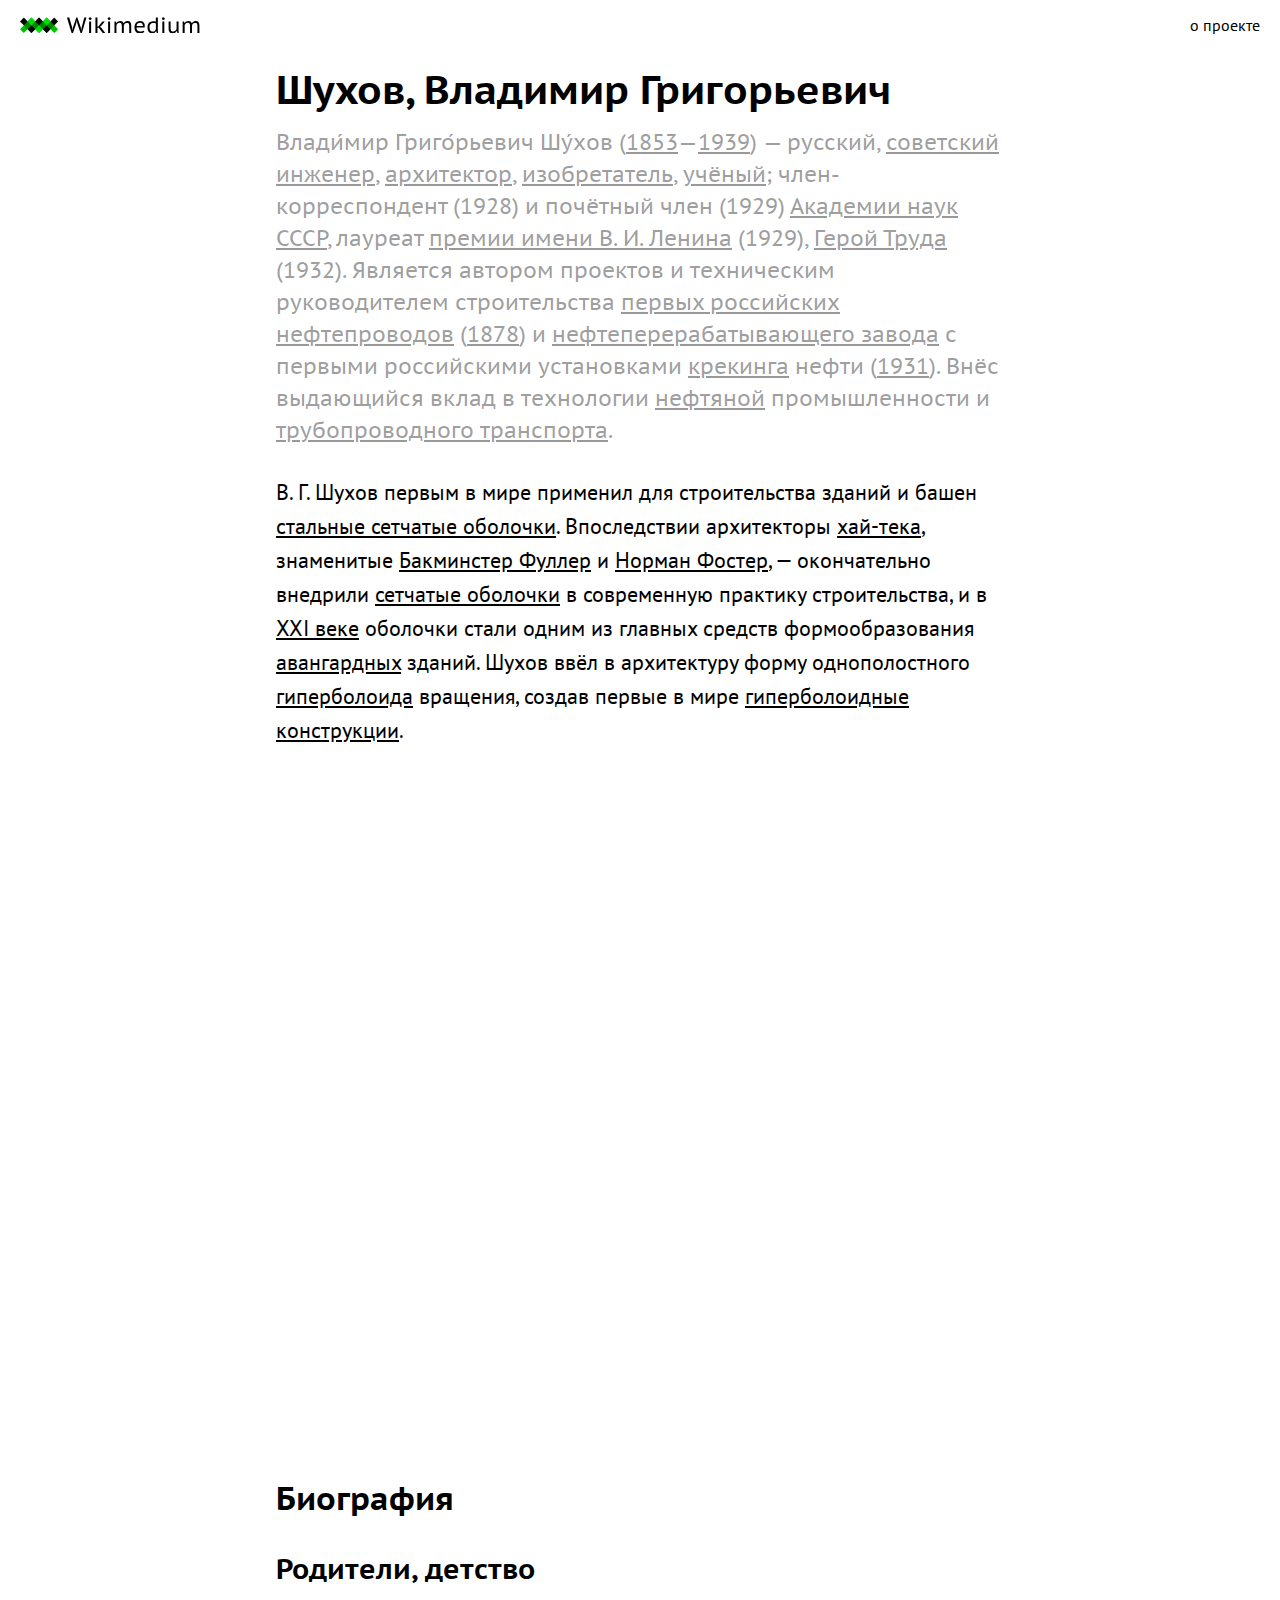
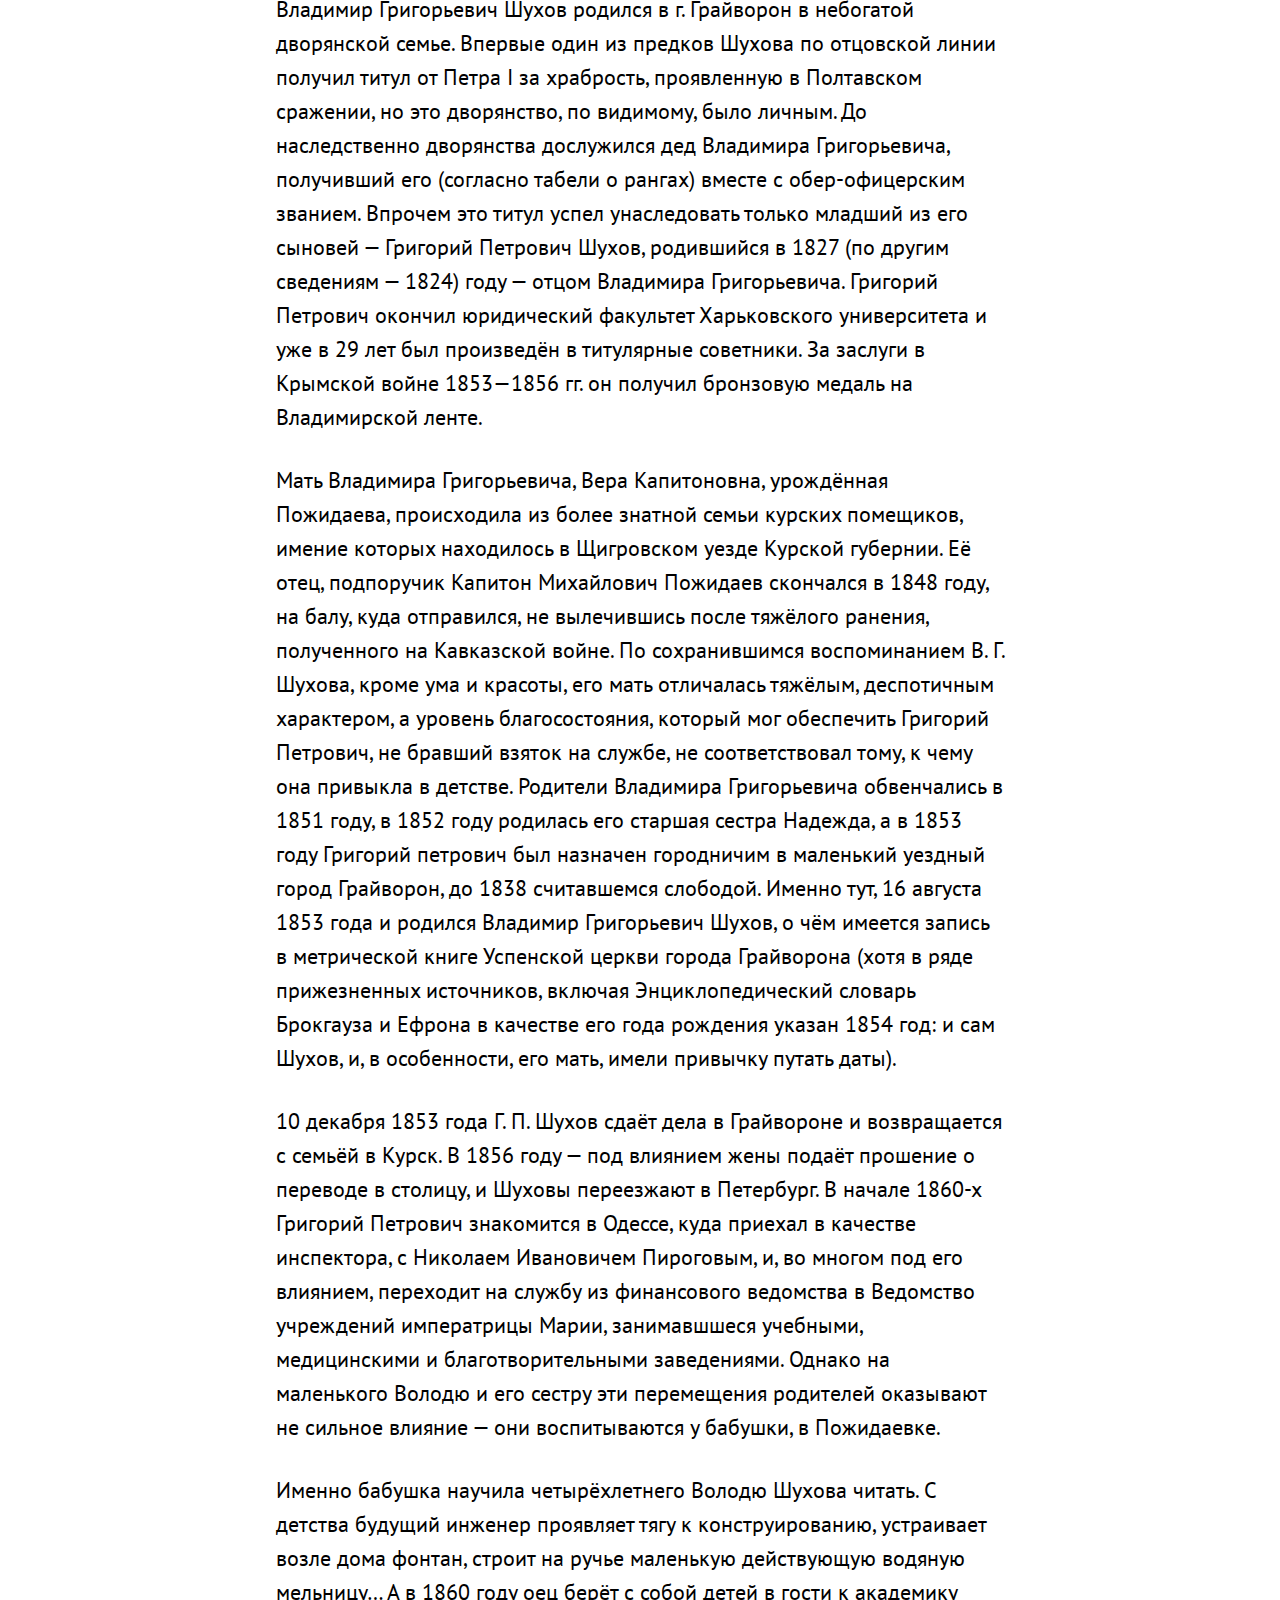
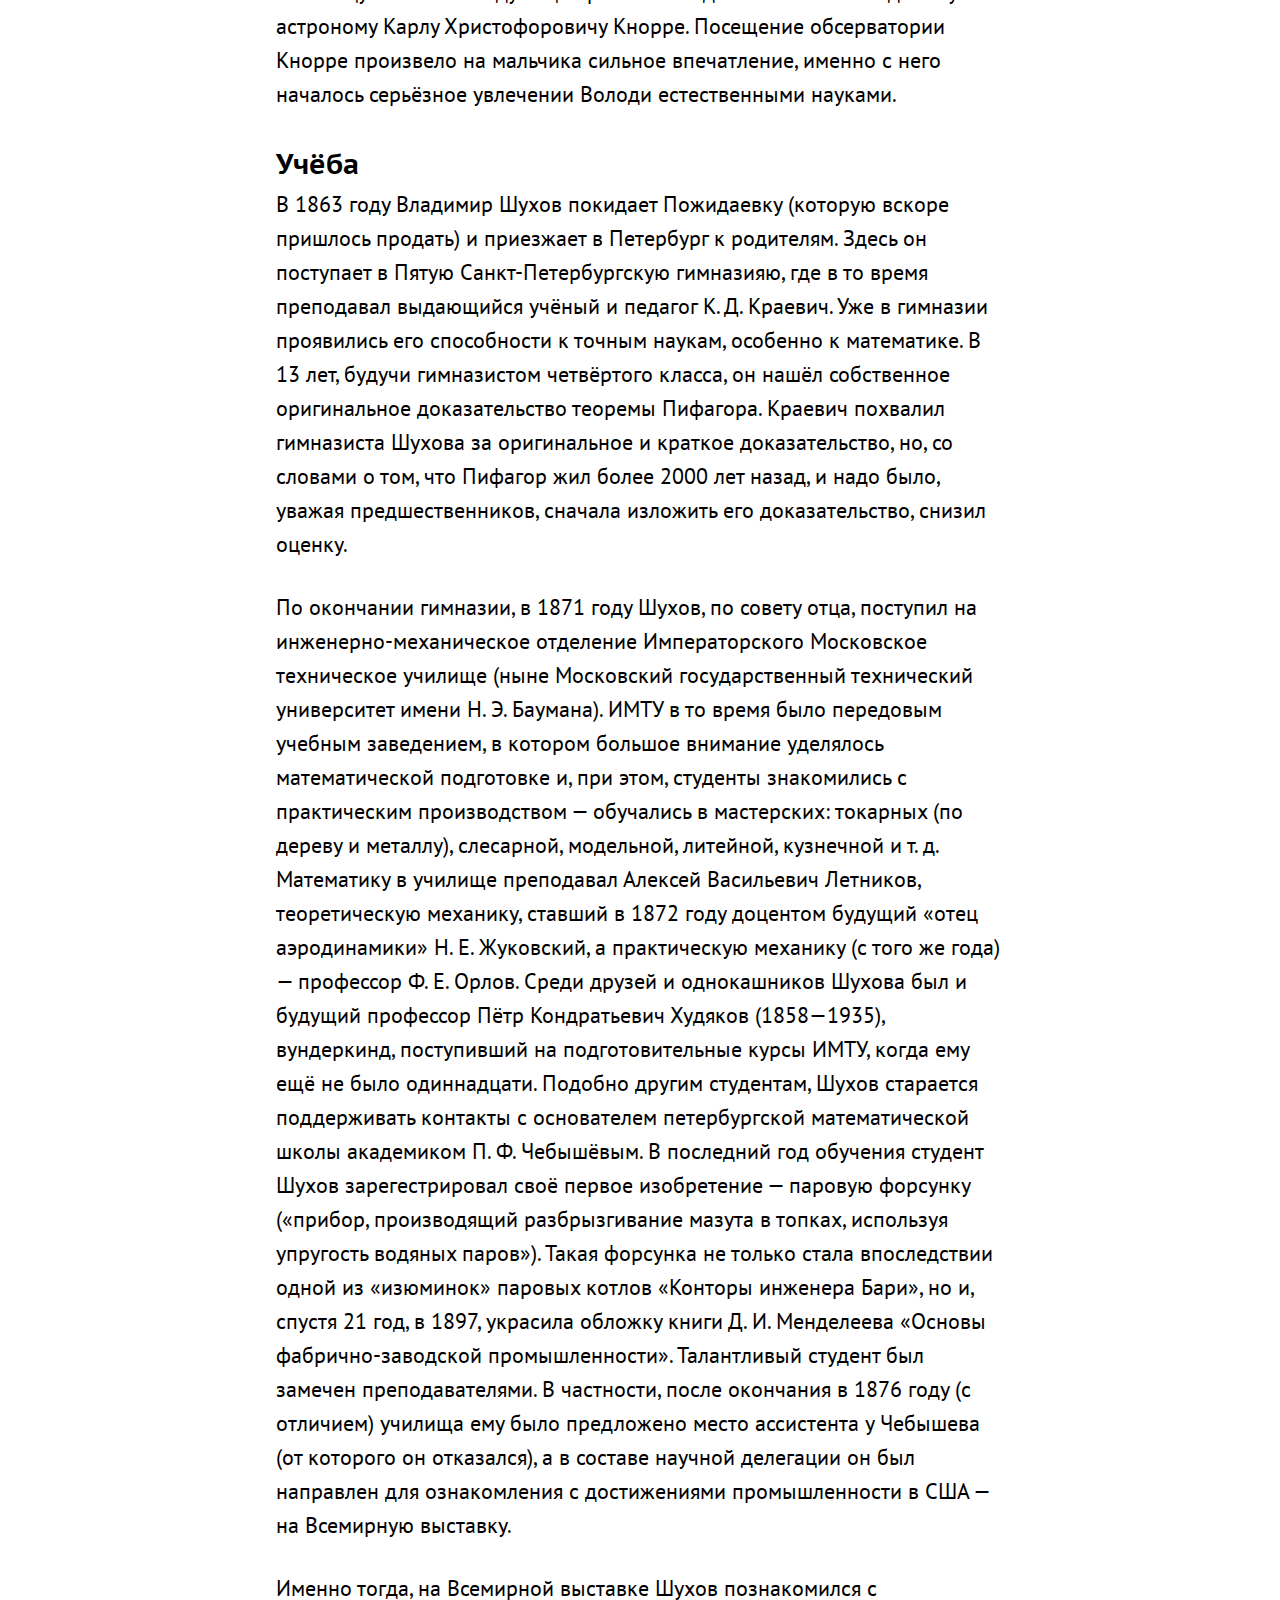
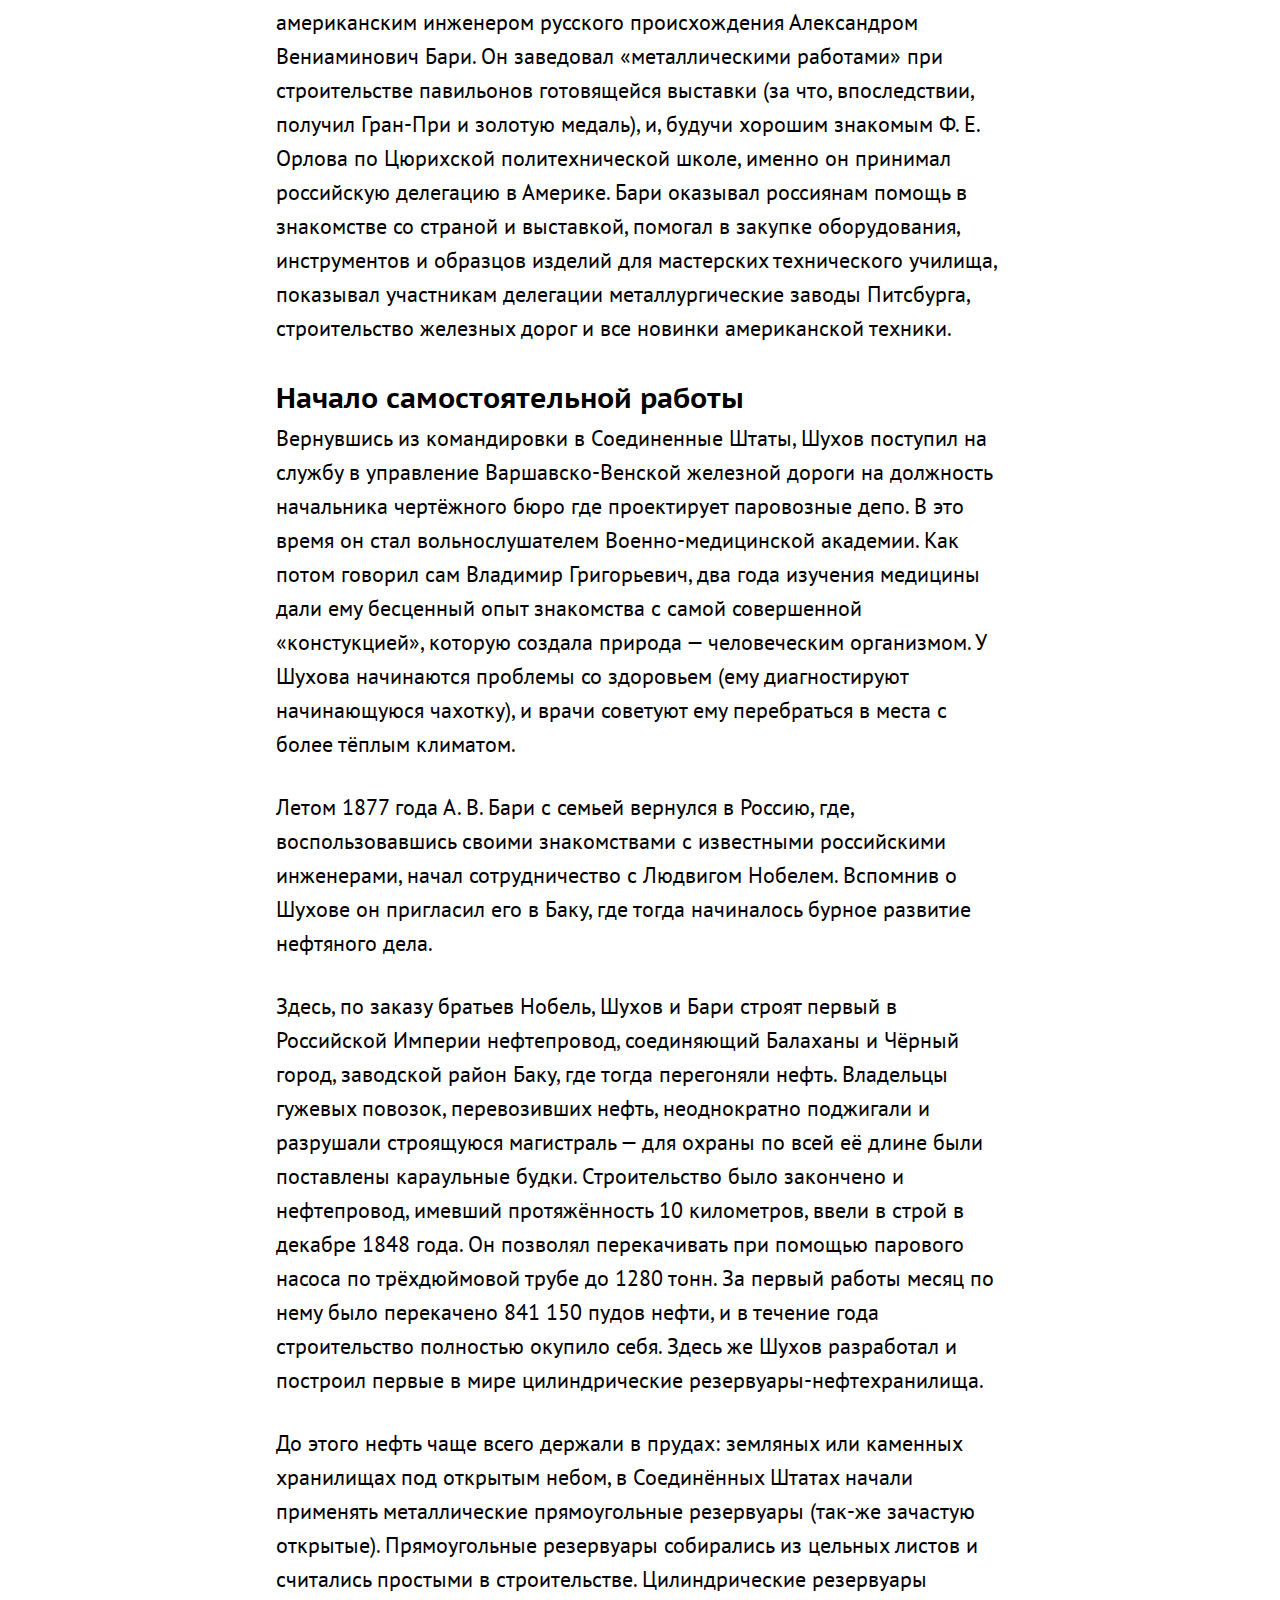
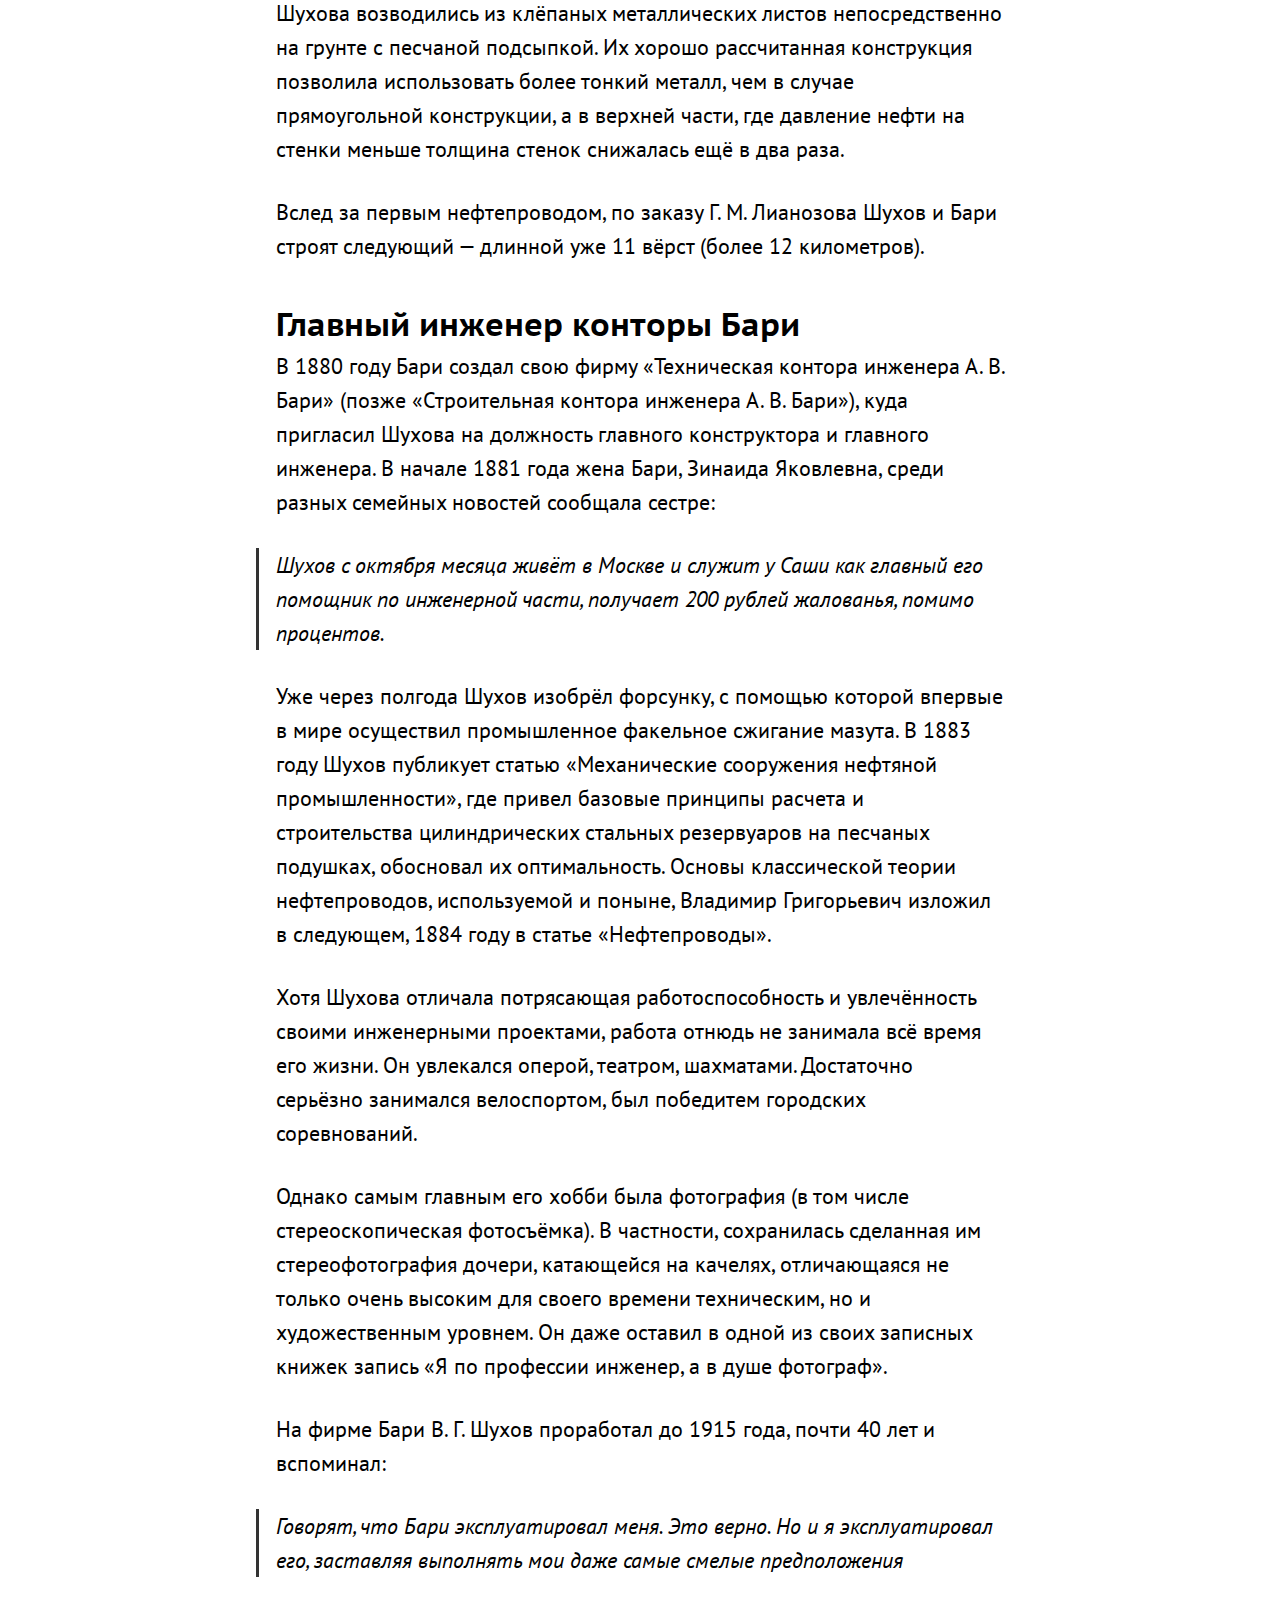
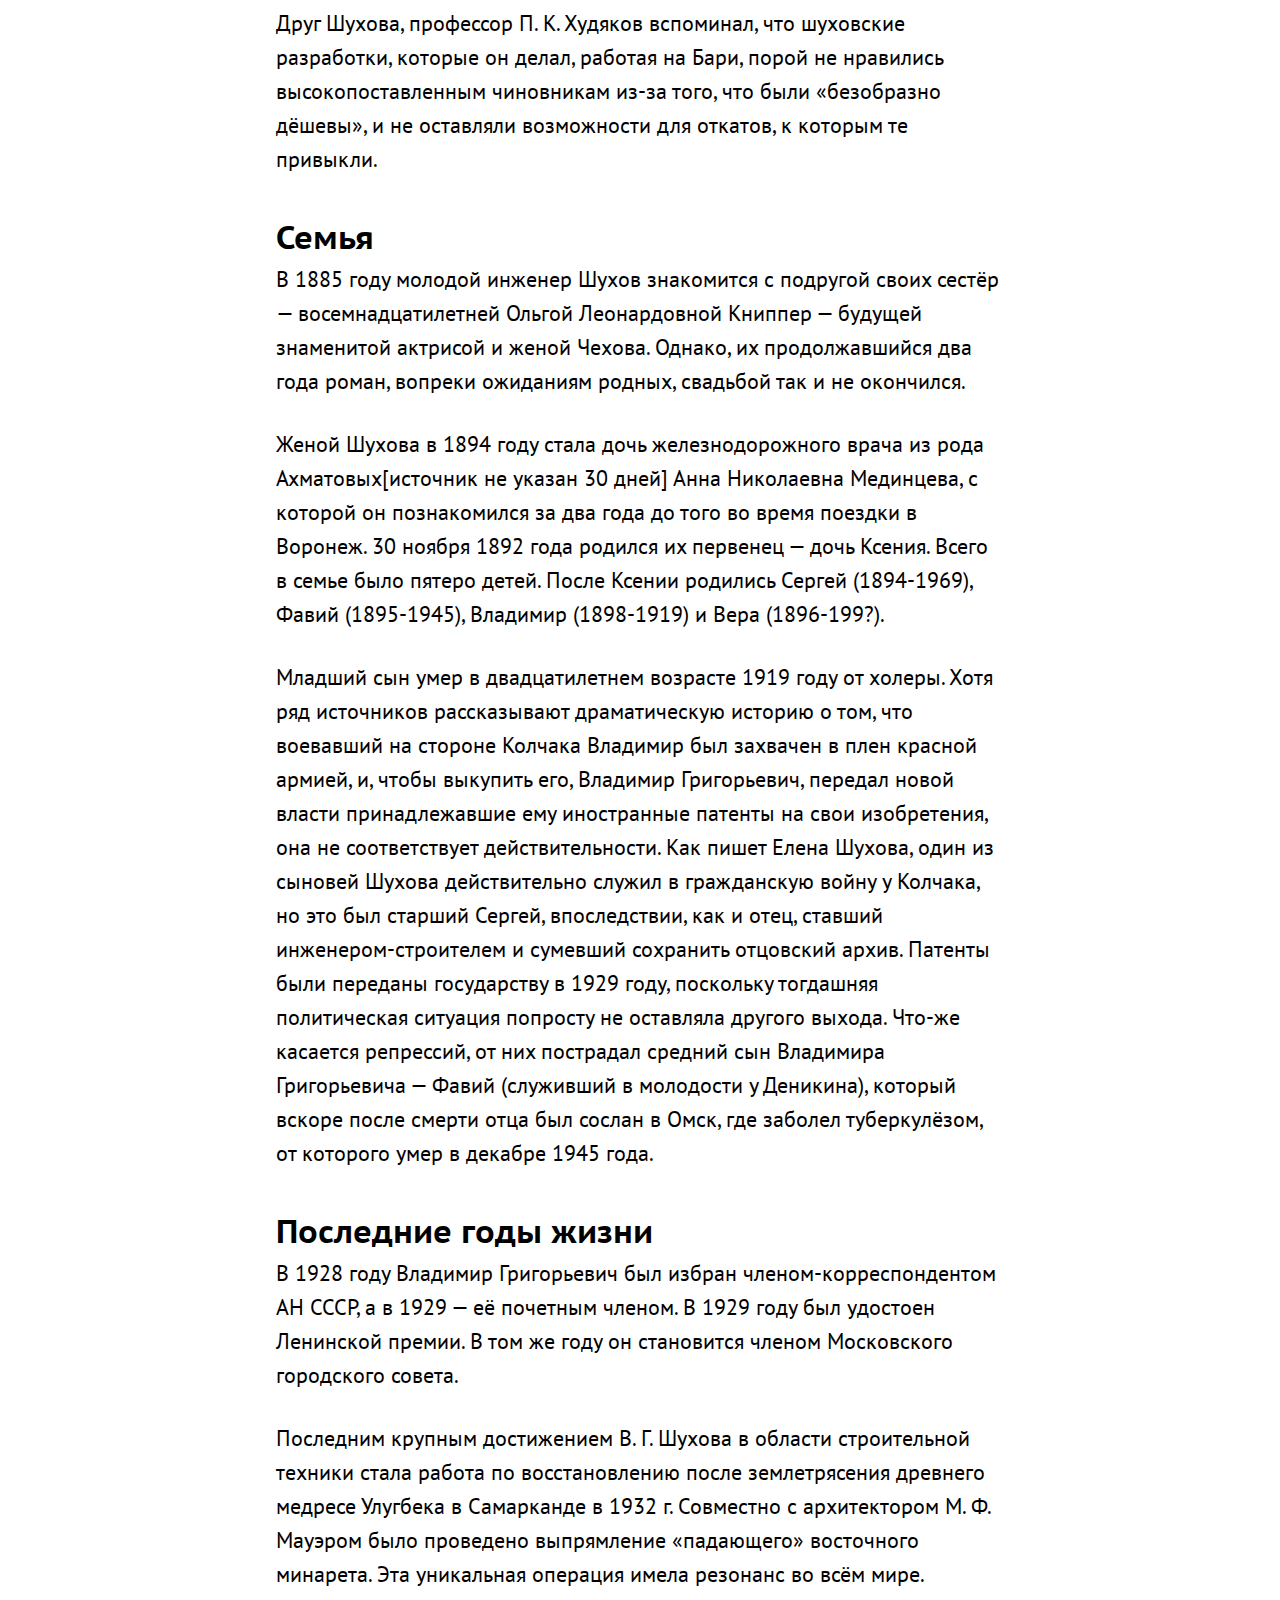
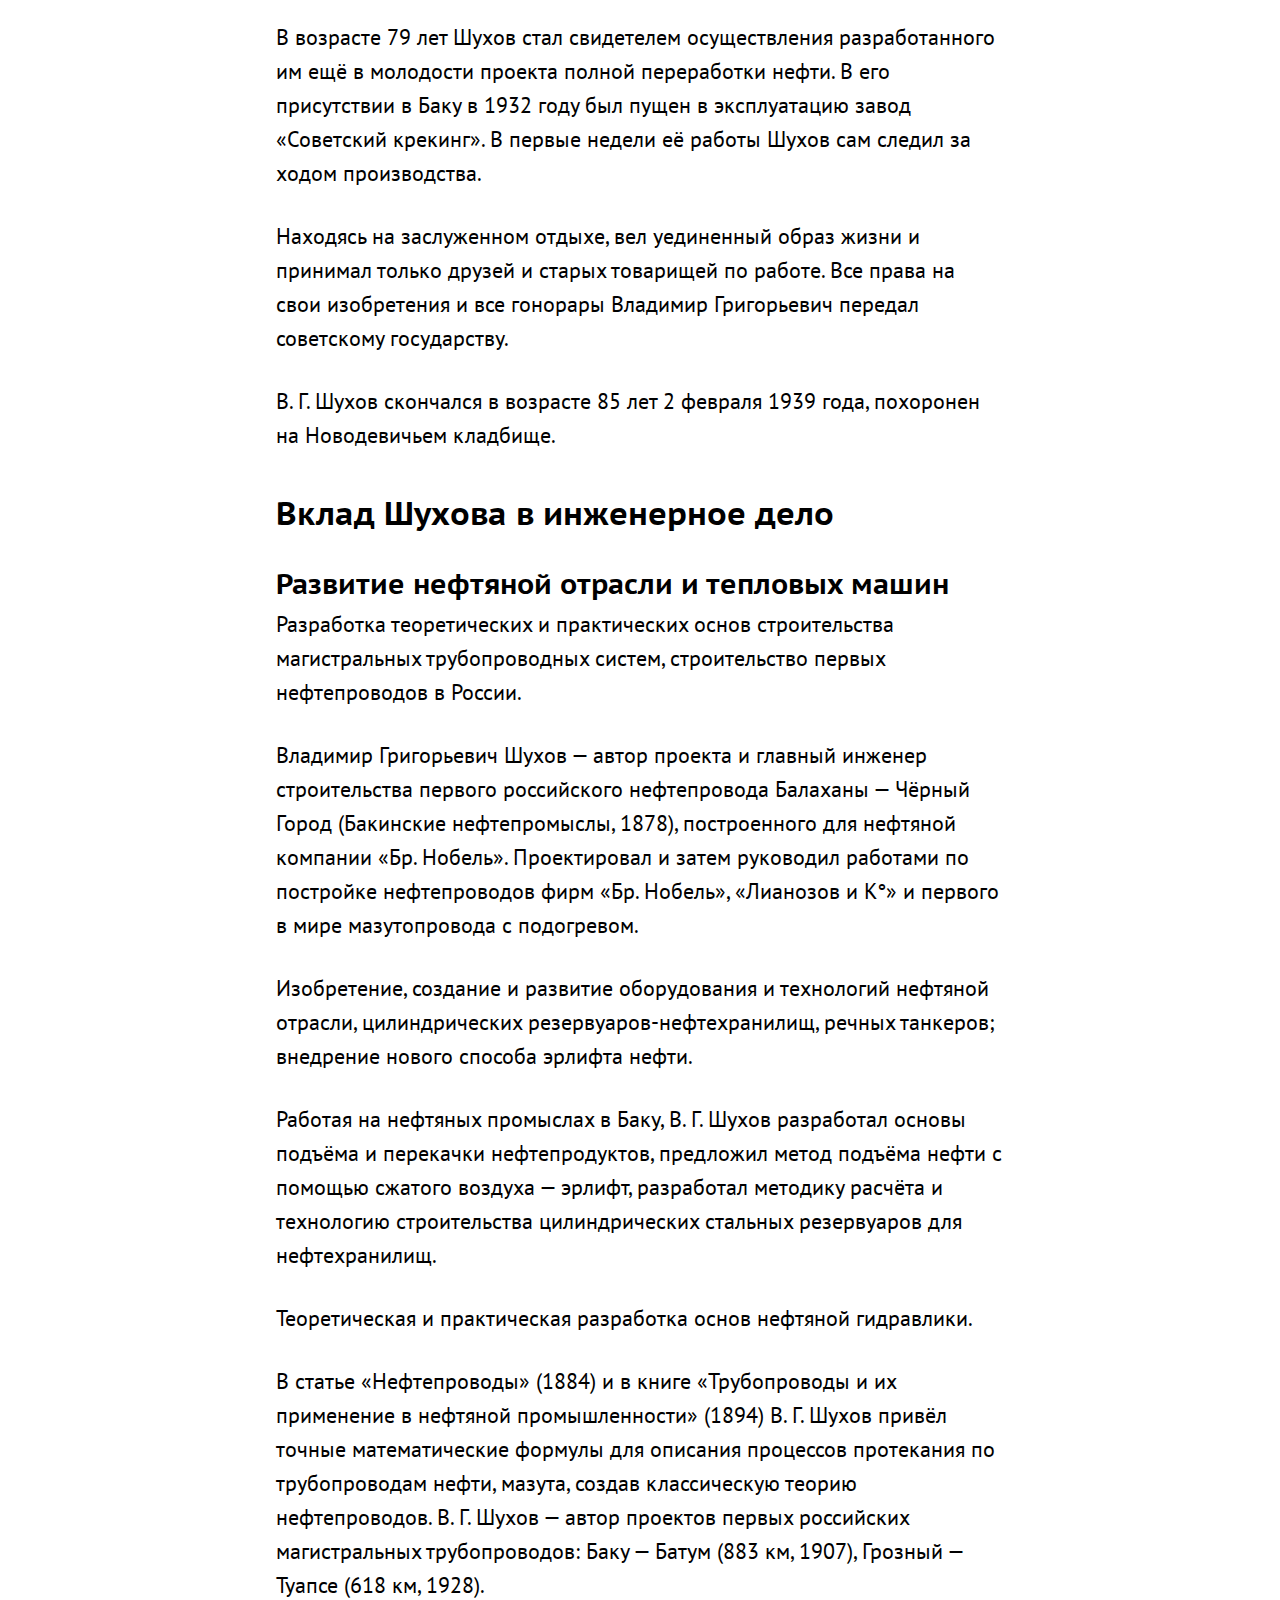
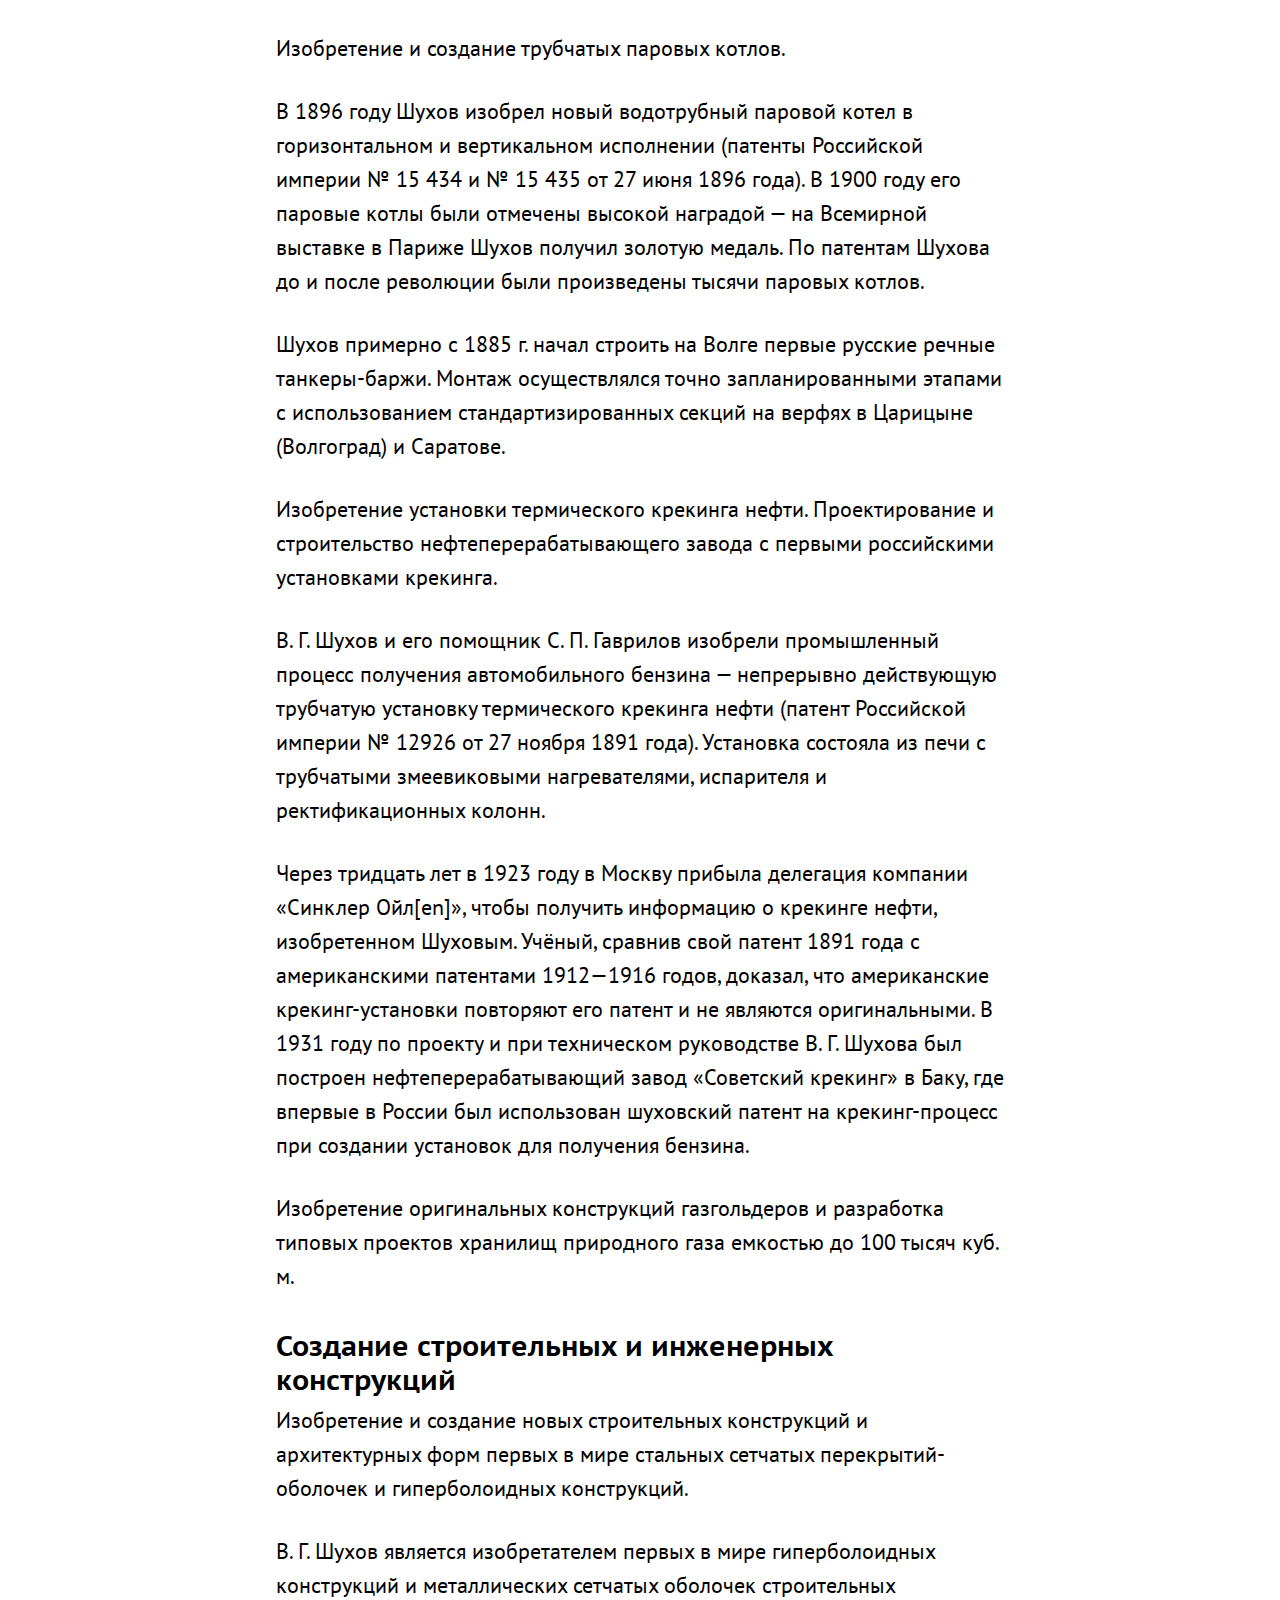
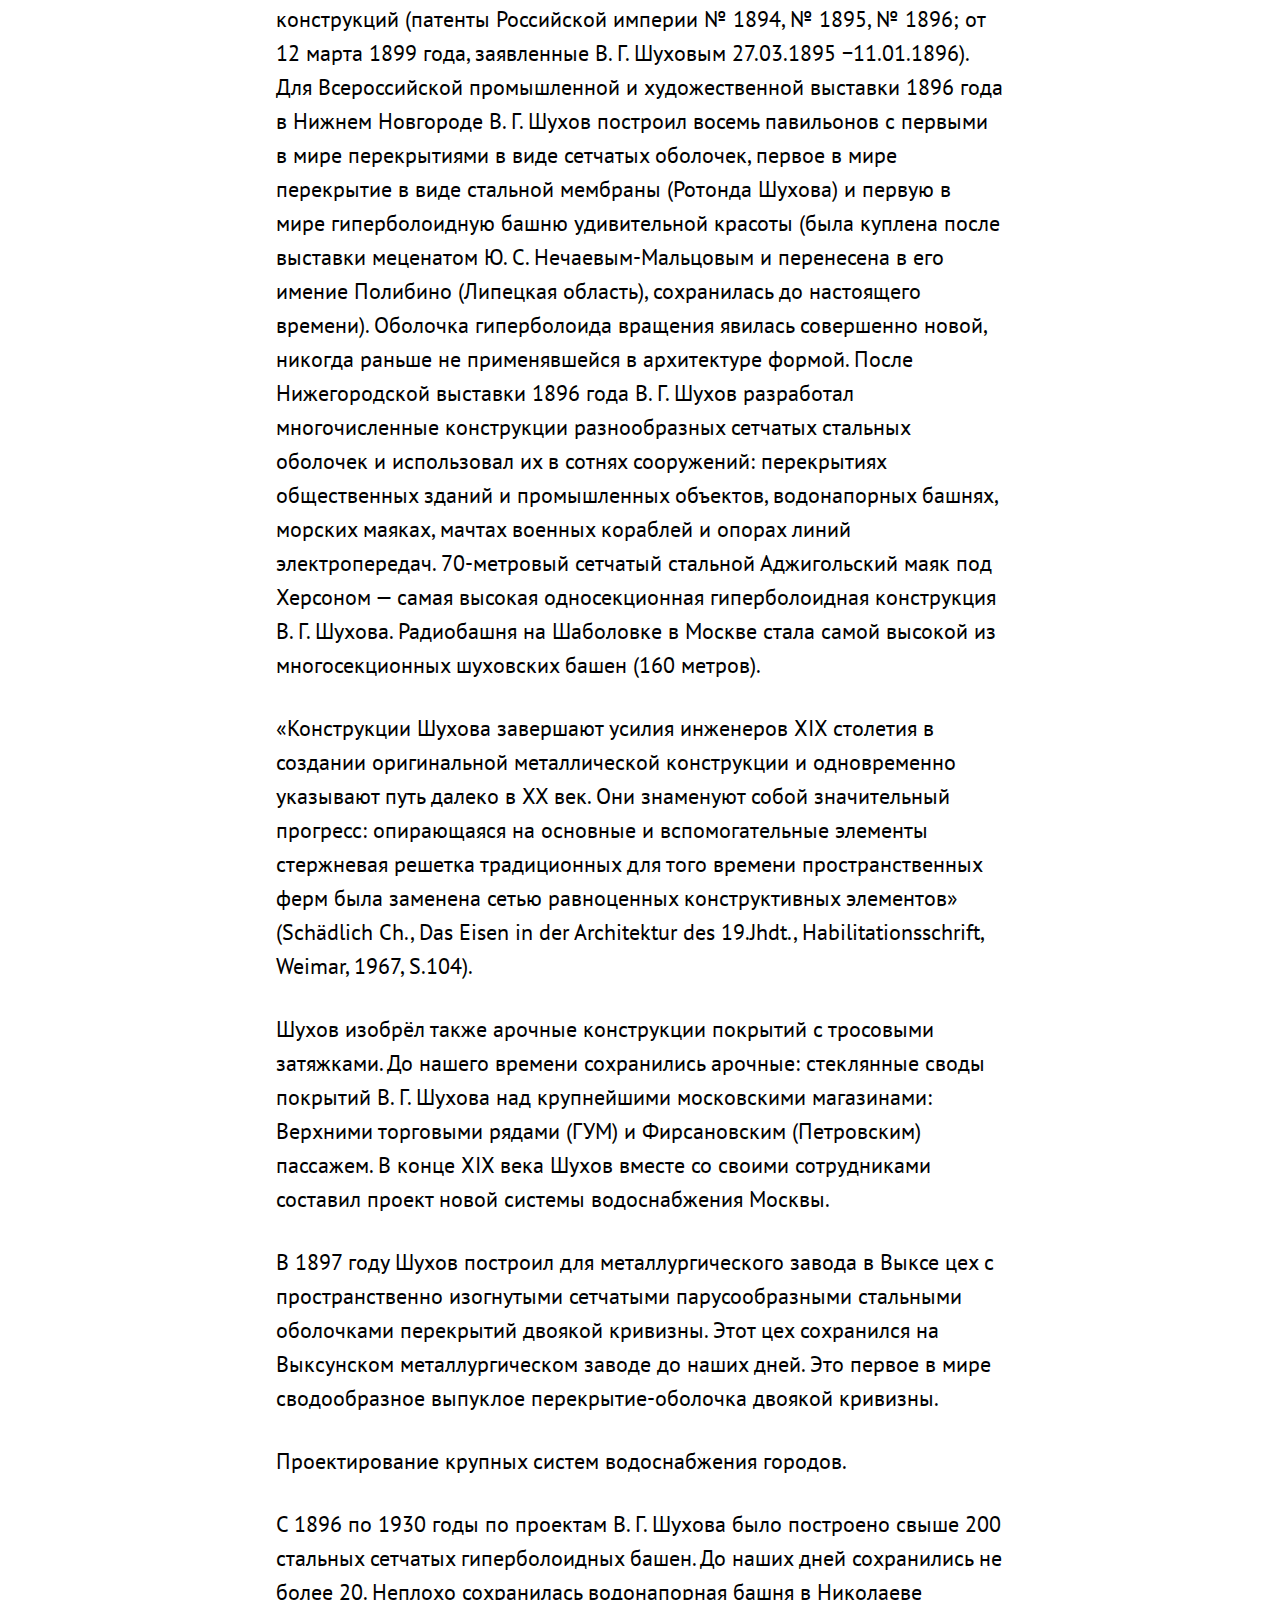
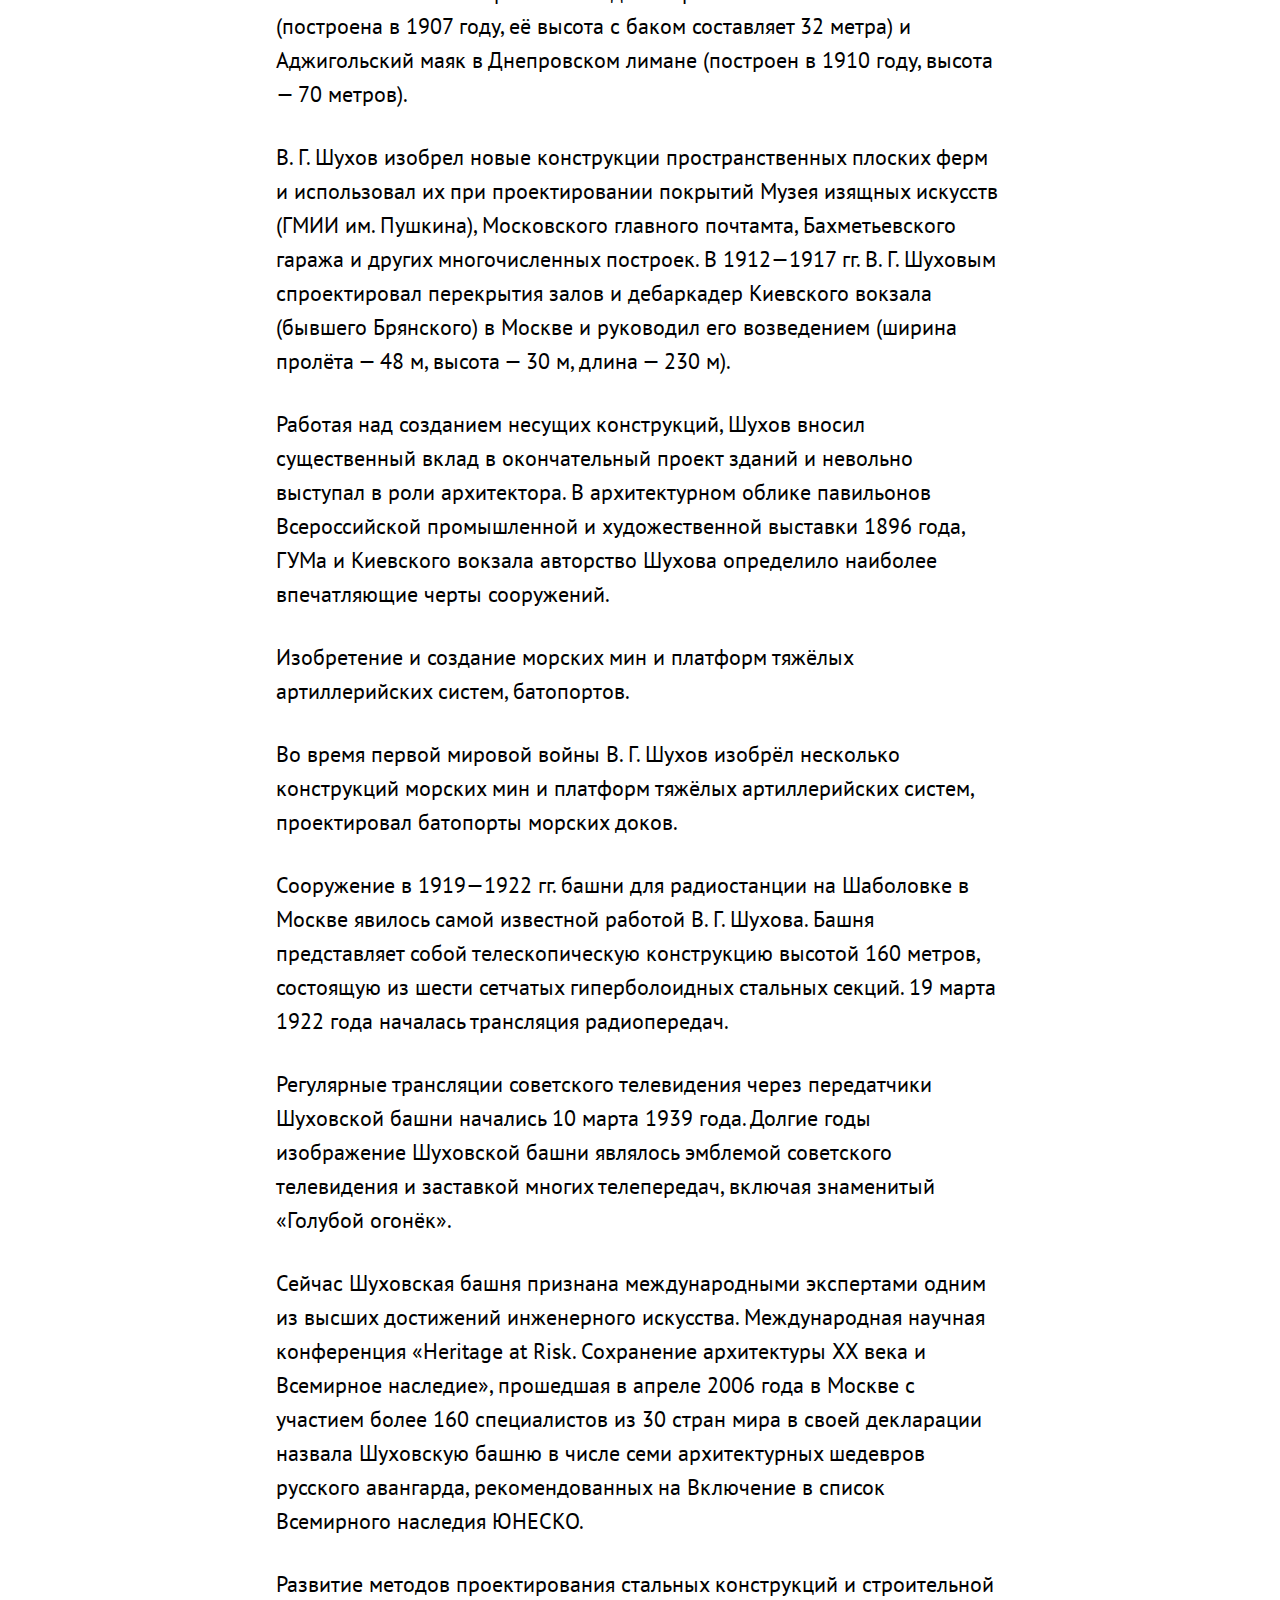
<file: alisagrdva/shukhov.html>
<!DOCTYPE html>
<html>
  <head>
    <meta charset="utf-8">
    <meta name="viewport" content="wight=device-wight">
    <title>Шухов</title>
    <link rel="stylesheet" href="stylesheets/style.css">
    <script src="javascripts/jquery-3.1.1.js" charset="utf-8"></script>
    <script src="javascripts/sidebar.js" charset="utf-8"></script>
    <script src="javascripts/gallery.js" charset="utf-8"></script>
  </head>
  <body>

    <nav class="menubar">
      <a class="logo" href="#"></a>
      <a href="#">о проекте</a>
    </nav>

    <nav class="sidebar">
      <ul>
        <li>
          <a href="#s1">Шухов, Владимир Григорьевич</a>
        </li>

        <li>
          <a href="#s2">Биография</a>

          <ul>
            <li>
              <a href="#s2s1">Родители, детство</a>
            </li>

            <li>
              <a href="#s2s2">Учёба</a>
            </li>

            <li>
              <a href="#s2s3">Начало самостоятельной работы</a>
            </li>
          </ul>
        </li>

        <li>
          <a href="#s3">Главный инженер конторы Бари</a>
        </li>

        <li>
          <a href="#s4">Семья</a>
        </li>

        <li>
          <a href="#s5">Последние годы жизни</a>
        </li>

        <li>
          <a href="#s6">Вклад Шухова в инженерное дело</a>
          <ul>
            <li>
              <a href="#s6s1">Развитие нефтяной отрасли и тепловых машин</a>
            </li>

            <li>
              <a href="#s6s2">Создание строительных и инженерных конструкций</a>
            </li>

            <li>
              <a href="#s6s3">Фотогалерея конструкций</a>
            </li>
          </ul>
        </li>

        <li>
          <a href="#s7">Названы в честь Шухова и носят его имя</a>
        </li>

        <li>
          <a href="#s8">Память</a>
        </li>

        <li>
          <a href="#s9">Библиография</a>
        </li>

        <li>
          <a href="#s10">Изобретения В. Г. Шухова</a>
        </li>
      </ul>
    </nav>

    <article>

      <h1 id="s1">Шухов, Владимир Григорьевич</h1>
      <p>Влади́мир Григо́рьевич Шу́хов (<a target="_blank" href="https://ru.wikipedia.org/wiki/1853">1853</a>—<a target="_blank" href="https://ru.wikipedia.org/wiki/1939">1939</a>) — русский, <a target="_blank" href="https://ru.wikipedia.org/wiki/%D0%A1%D0%BE%D0%B2%D0%B5%D1%82%D1%81%D0%BA%D0%B8%D0%B9">советский</a> <a target="_blank" href="https://ru.wikipedia.org/wiki/%D0%98%D0%BD%D0%B6%D0%B5%D0%BD%D0%B5%D1%80">инженер</a>, <a target="_blank" href="https://ru.wikipedia.org/wiki/%D0%90%D1%80%D1%85%D0%B8%D1%82%D0%B5%D0%BA%D1%82%D0%BE%D1%80">архитектор</a>, <a target="_blank" href="https://ru.wikipedia.org/wiki/%D0%98%D0%B7%D0%BE%D0%B1%D1%80%D0%B5%D1%82%D0%B0%D1%82%D0%B5%D0%BB%D1%8C">изобретатель</a>, <a target="_blank" href="https://ru.wikipedia.org/wiki/%D0%A3%D1%87%D1%91%D0%BD%D1%8B%D0%B9">учёный</a>; член-корреспондент (1928) и почётный член (1929) <a target="_blank" href="https://ru.wikipedia.org/wiki/%D0%90%D0%BA%D0%B0%D0%B4%D0%B5%D0%BC%D0%B8%D1%8F_%D0%BD%D0%B0%D1%83%D0%BA_%D0%A1%D0%A1%D0%A1%D0%A0">Академии наук СССР</a>, лауреат <a target="_blank" href="https://ru.wikipedia.org/wiki/%D0%9B%D0%B0%D1%83%D1%80%D0%B5%D0%B0%D1%82%D1%8B_%D0%BF%D1%80%D0%B5%D0%BC%D0%B8%D0%B8_%D0%B8%D0%BC%D0%B5%D0%BD%D0%B8_%D0%92._%D0%98._%D0%9B%D0%B5%D0%BD%D0%B8%D0%BD%D0%B0">премии имени В. И. Ленина</a> (1929), <a target="_blank" href="https://ru.wikipedia.org/wiki/%D0%93%D0%B5%D1%80%D0%BE%D0%B9_%D0%A2%D1%80%D1%83%D0%B4%D0%B0">Герой Труда</a> (1932). Является автором проектов и техническим руководителем строительства <a target="_blank" href="https://ru.wikipedia.org/wiki/%D0%9F%D0%B5%D1%80%D0%B2%D1%8B%D0%B9_%D1%80%D0%BE%D1%81%D1%81%D0%B8%D0%B9%D1%81%D0%BA%D0%B8%D0%B9_%D0%BD%D0%B5%D1%84%D1%82%D0%B5%D0%BF%D1%80%D0%BE%D0%B2%D0%BE%D0%B4">первых российских нефтепроводов</a> (<a target="_blank" href="https://ru.wikipedia.org/wiki/1878">1878</a>) и <a target="_blank" href="https://ru.wikipedia.org/wiki/%D0%9D%D0%B5%D1%84%D1%82%D0%B5%D0%BF%D0%B5%D1%80%D0%B5%D1%80%D0%B0%D0%B1%D0%B0%D1%82%D1%8B%D0%B2%D0%B0%D1%8E%D1%89%D0%B8%D0%B9_%D0%B7%D0%B0%D0%B2%D0%BE%D0%B4">нефтеперерабатывающего завода</a> с первыми российскими установками <a target="_blank" href="https://ru.wikipedia.org/wiki/%D0%9A%D1%80%D0%B5%D0%BA%D0%B8%D0%BD%D0%B3">крекинга</a> нефти (<a target="_blank" href="https://ru.wikipedia.org/wiki/1931">1931</a>). Внёс выдающийся вклад в технологии <a target="_blank" href="https://ru.wikipedia.org/wiki/%D0%9D%D0%B5%D1%84%D1%82%D1%8C">нефтяной</a> промышленности и <a target="_blank" href="https://ru.wikipedia.org/wiki/%D0%9D%D0%B5%D1%84%D1%82%D0%B5%D0%BF%D1%80%D0%BE%D0%B2%D0%BE%D0%B4">трубопроводного транспорта</a>.</p>
      <p>В. Г. Шухов первым в мире применил для строительства зданий и башен <a target="_blank" href="https://ru.wikipedia.org/wiki/%D0%A1%D0%B5%D1%82%D1%87%D0%B0%D1%82%D0%B0%D1%8F_%D0%BE%D0%B1%D0%BE%D0%BB%D0%BE%D1%87%D0%BA%D0%B0_(%D0%B0%D1%80%D1%85%D0%B8%D1%82%D0%B5%D0%BA%D1%82%D1%83%D1%80%D0%B0)">стальные сетчатые оболочки</a>. Впоследствии архитекторы <a target="_blank" href="https://ru.wikipedia.org/wiki/%D0%A5%D0%B0%D0%B9-%D1%82%D0%B5%D0%BA_(%D1%81%D1%82%D0%B8%D0%BB%D1%8C)">хай-тека</a>, знаменитые <a target="_blank" href="https://ru.wikipedia.org/wiki/%D0%A4%D1%83%D0%BB%D0%BB%D0%B5%D1%80,_%D0%91%D0%B0%D0%BA%D0%BC%D0%B8%D0%BD%D1%81%D1%82%D0%B5%D1%80">Бакминстер Фуллер</a> и <a target="_blank" href="https://ru.wikipedia.org/wiki/%D0%A4%D0%BE%D1%81%D1%82%D0%B5%D1%80,_%D0%9D%D0%BE%D1%80%D0%BC%D0%B0%D0%BD">Норман Фостер</a>, — окончательно внедрили <a target="_blank" href="https://ru.wikipedia.org/wiki/%D0%A1%D0%B5%D1%82%D1%87%D0%B0%D1%82%D0%B0%D1%8F_%D0%BE%D0%B1%D0%BE%D0%BB%D0%BE%D1%87%D0%BA%D0%B0_(%D0%B0%D1%80%D1%85%D0%B8%D1%82%D0%B5%D0%BA%D1%82%D1%83%D1%80%D0%B0)">сетчатые оболочки</a> в современную практику строительства, и в <a target="_blank" href="https://ru.wikipedia.org/wiki/XXI_%D0%B2%D0%B5%D0%BA">XXI веке</a> оболочки стали одним из главных средств формообразования <a target="_blank" href="https://ru.wikipedia.org/wiki/%D0%90%D0%B2%D0%B0%D0%BD%D0%B3%D0%B0%D1%80%D0%B4_(%D0%B8%D1%81%D0%BA%D1%83%D1%81%D1%81%D1%82%D0%B2%D0%BE)">авангардных</a> зданий. Шухов ввёл в архитектуру форму однополостного <a target="_blank" href="https://ru.wikipedia.org/wiki/%D0%93%D0%B8%D0%BF%D0%B5%D1%80%D0%B1%D0%BE%D0%BB%D0%BE%D0%B8%D0%B4">гиперболоида</a> вращения, создав первые в мире <a target="_blank" href="https://ru.wikipedia.org/wiki/%D0%93%D0%B8%D0%BF%D0%B5%D1%80%D0%B1%D0%BE%D0%BB%D0%BE%D0%B8%D0%B4%D0%BD%D1%8B%D0%B5_%D0%BA%D0%BE%D0%BD%D1%81%D1%82%D1%80%D1%83%D0%BA%D1%86%D0%B8%D0%B8">гиперболоидные конструкции</a>.</p>

      <iframe width="auto" height="auto" src="https://www.youtube.com/embed/NMllaxuWp94" frameborder="0" allowfullscreen></iframe>

      <h2 id="s2">Биография</h2>

      <h3 id="s2s1">Родители, детство</h3>
      <p>Владимир Григорьевич Шухов родился в г. Грайворон в небогатой дворянской семье. Впервые один из предков Шухова по отцовской линии получил титул от Петра I за храбрость, проявленную в Полтавском сражении, но это дворянство, по видимому, было личным. До наследственно дворянства дослужился дед Владимира Григорьевича, получивший его (согласно табели о рангах) вместе с обер-офицерским званием. Впрочем это титул успел унаследовать только младший из его сыновей — Григорий Петрович Шухов, родившийся в 1827 (по другим сведениям — 1824) году — отцом Владимира Григорьевича. Григорий Петрович окончил юридический факультет Харьковского университета и уже в 29 лет был произведён в титулярные советники. За заслуги в Крымской войне 1853—1856 гг. он получил бронзовую медаль на Владимирской ленте.</p>
      <p>Мать Владимира Григорьевича, Вера Капитоновна, урождённая Пожидаева, происходила из более знатной семьи курских помещиков, имение которых находилось в Щигровском уезде Курской губернии. Её отец, подпоручик Капитон Михайлович Пожидаев скончался в 1848 году, на балу, куда отправился, не вылечившись после тяжёлого ранения, полученного на Кавказской войне. По сохранившимся воспоминанием В. Г. Шухова, кроме ума и красоты, его мать отличалась тяжёлым, деспотичным характером, а уровень благосостояния, который мог обеспечить Григорий Петрович, не бравший взяток на службе, не соответствовал тому, к чему она привыкла в детстве. Родители Владимира Григорьевича обвенчались в 1851 году, в 1852 году родилась его старшая сестра Надежда, а в 1853 году Григорий петрович был назначен городничим в маленький уездный город Грайворон, до 1838 считавшемся слободой. Именно тут, 16 августа 1853 года и родился Владимир Григорьевич Шухов, о чём имеется запись в метрической книге Успенской церкви города Грайворона (хотя в ряде прижезненных источников, включая Энциклопедический словарь Брокгауза и Ефрона в качестве его года рождения указан 1854 год: и сам Шухов, и, в особенности, его мать, имели привычку путать даты).</p>
      <p>10 декабря 1853 года Г. П. Шухов сдаёт дела в Грайвороне и возвращается с семьёй в Курск. В 1856 году — под влиянием жены подаёт прошение о переводе в столицу, и Шуховы переезжают в Петербург. В начале 1860-х Григорий Петрович знакомится в Одессе, куда приехал в качестве инспектора, с Николаем Ивановичем Пироговым, и, во многом под его влиянием, переходит на службу из финансового ведомства в Ведомство учреждений императрицы Марии, занимавшшеся учебными, медицинскими и благотворительными заведениями. Однако на маленького Володю и его сестру эти перемещения родителей оказывают не сильное влияние — они воспитываются у бабушки, в Пожидаевке.</p>
      <p>Именно бабушка научила четырёхлетнего Володю Шухова читать. С детства будущий инженер проявляет тягу к конструированию, устраивает возле дома фонтан, строит на ручье маленькую действующую водяную мельницу… А в 1860 году оец берёт с собой детей в гости к академику астроному Карлу Христофоровичу Кнорре. Посещение обсерватории Кнорре произвело на мальчика сильное впечатление, именно с него началось серьёзное увлечении Володи естественными науками.</p>

      <h3 id="s2s2">Учёба</h3>
      <p>В 1863 году Владимир Шухов покидает Пожидаевку (которую вскоре пришлось продать) и приезжает в Петербург к родителям. Здесь он поступает в Пятую Санкт-Петербургскую гимназияю, где в то время преподавал выдающийся учёный и педагог К. Д. Краевич. Уже в гимназии проявились его способности к точным наукам, особенно к математике. В 13 лет, будучи гимназистом четвёртого класса, он нашёл собственное оригинальное доказательство теоремы Пифагора. Краевич похвалил гимназиста Шухова за оригинальное и краткое доказательство, но, со словами о том, что Пифагор жил более 2000 лет назад, и надо было, уважая предшественников, сначала изложить его доказательство, снизил оценку.</p>
      <p>По окончании гимназии, в 1871 году Шухов, по совету отца, поступил на инженерно-механическое отделение Императорского Московское техническое училище (ныне Московский государственный технический университет имени Н. Э. Баумана). ИМТУ в то время было передовым учебным заведением, в котором большое внимание уделялось математической подготовке и, при этом, студенты знакомились с практическим производством — обучались в мастерских: токарных (по дереву и металлу), слесарной, модельной, литейной, кузнечной и т. д. Математику в училище преподавал Алексей Васильевич Летников, теоретическую механику, ставший в 1872 году доцентом будущий «отец аэродинамики» Н. Е. Жуковский, а практическую механику (с того же года) — профессор Ф. Е. Орлов. Среди друзей и однокашников Шухова был и будущий профессор Пётр Кондратьевич Худяков (1858—1935), вундеркинд, поступивший на подготовительные курсы ИМТУ, когда ему ещё не было одиннадцати. Подобно другим студентам, Шухов старается поддерживать контакты с основателем петербургской математической школы академиком П. Ф. Чебышёвым. В последний год обучения студент Шухов зарегестрировал своё первое изобретение — паровую форсунку («прибор, производящий разбрызгивание мазута в топках, используя упругость водяных паров»). Такая форсунка не только стала впоследствии одной из «изюминок» паровых котлов «Конторы инженера Бари», но и, спустя 21 год, в 1897, украсила обложку книги Д. И. Менделеева «Основы фабрично-заводской промышленности». Талантливый студент был замечен преподавателями. В частности, после окончания в 1876 году (с отличием) училища ему было предложено место ассистента у Чебышева (от которого он отказался), а в составе научной делегации он был направлен для ознакомления с достижениями промышленности в США — на Всемирную выставку.</p>
      <p>Именно тогда, на Всемирной выставке Шухов познакомился с американским инженером русского происхождения Александром Вениаминович Бари. Он заведовал «металлическими работами» при строительстве павильонов готовящейся выставки (за что, впоследствии, получил Гран-При и золотую медаль), и, будучи хорошим знакомым Ф. Е. Орлова по Цюрихской политехнической школе, именно он принимал российскую делегацию в Америке. Бари оказывал россиянам помощь в знакомстве со страной и выставкой, помогал в закупке оборудования, инструментов и образцов изделий для мастерских технического училища, показывал участникам делегации металлургические заводы Питсбурга, строительство железных дорог и все новинки американской техники.</p>

      <h3 id="s2s3">Начало самостоятельной работы</h3>
      <p>Вернувшись из командировки в Соединенные Штаты, Шухов поступил на службу в управление Варшавско-Венской железной дороги на должность начальника чертёжного бюро где проектирует паровозные депо. В это время он стал вольнослушателем Военно-медицинской академии. Как потом говорил сам Владимир Григорьевич, два года изучения медицины дали ему бесценный опыт знакомства с самой совершенной «констукцией», которую создала природа — человеческим организмом. У Шухова начинаются проблемы со здоровьем (ему диагностируют начинающуюся чахотку), и врачи советуют ему перебраться в места с более тёплым климатом.</p>
      <p>Летом 1877 года А. В. Бари с семьей вернулся в Россию, где, воспользовавшись своими знакомствами с известными российскими инженерами, начал сотрудничество с Людвигом Нобелем. Вспомнив о Шухове он пригласил его в Баку, где тогда начиналось бурное развитие нефтяного дела.</p>
      <p>Здесь, по заказу братьев Нобель, Шухов и Бари строят первый в Российской Империи нефтепровод, соединяющий Балаханы и Чёрный город, заводской район Баку, где тогда перегоняли нефть. Владельцы гужевых повозок, перевозивших нефть, неоднократно поджигали и разрушали строящуюся магистраль — для охраны по всей её длине были поставлены караульные будки. Строительство было закончено и нефтепровод, имевший протяжённость 10 километров, ввели в строй в декабре 1848 года. Он позволял перекачивать при помощью парового насоса по трёхдюймовой трубе до 1280 тонн. За первый работы месяц по нему было перекачено 841 150 пудов нефти, и в течение года строительство полностью окупило себя. Здесь же Шухов разработал и построил первые в мире цилиндрические резервуары-нефтехранилища.</p>
      <p>До этого нефть чаще всего держали в прудах: земляных или каменных хранилищах под открытым небом, в Соединённых Штатах начали применять металлические прямоугольные резервуары (так-же зачастую открытые). Прямоугольные резервуары собирались из цельных листов и считались простыми в строительстве. Цилиндрические резервуары Шухова возводились из клёпаных металлических листов непосредственно на грунте с песчаной подсыпкой. Их хорошо рассчитанная конструкция позволила использовать более тонкий металл, чем в случае прямоугольной конструкции, а в верхней части, где давление нефти на стенки меньше толщина стенок снижалась ещё в два раза.</p>
      <p>Вслед за первым нефтепроводом, по заказу Г. М. Лианозова Шухов и Бари строят следующий — длинной уже 11 вёрст (более 12 километров).</p>

      <h2 id="s3">Главный инженер конторы Бари</h2>
      <p>В 1880 году Бари создал свою фирму «Техническая контора инженера А. В. Бари» (позже «Строительная контора инженера А. В. Бари»), куда пригласил Шухова на должность главного конструктора и главного инженера. В начале 1881 года жена Бари, Зинаида Яковлевна, среди разных семейных новостей сообщала сестре:</p>
      <blockquote>Шухов с октября месяца живёт в Москве и служит у Саши как главный его помощник по инженерной части, получает 200 рублей жалованья, помимо процентов.</blockquote>
      <p>Уже через полгода Шухов изобрёл форсунку, с помощью которой впервые в мире осуществил промышленное факельное сжигание мазута. В 1883 году Шухов публикует статью «Механические сооружения нефтяной промышленности», где привел базовые принципы расчета и строительства цилиндрических стальных резервуаров на песчаных подушках, обосновал их оптимальность. Основы классической теории нефтепроводов, используемой и поныне, Владимир Григорьевич изложил в следующем, 1884 году в статье «Нефтепроводы».</p>
      <p>Хотя Шухова отличала потрясающая работоспособность и увлечённость своими инженерными проектами, работа отнюдь не занимала всё время его жизни. Он увлекался оперой, театром, шахматами. Достаточно серьёзно занимался велоспортом, был победитем городских соревнований.</p>
      <p>Однако самым главным его хобби была фотография (в том числе стереоскопическая фотосъёмка). В частности, сохранилась сделанная им стереофотография дочери, катающейся на качелях, отличающаяся не только очень высоким для своего времени техническим, но и художественным уровнем. Он даже оставил в одной из своих записных книжек запись «Я по профессии инженер, а в душе фотограф».</p>
      <p>На фирме Бари В. Г. Шухов проработал до 1915 года, почти 40 лет и вспоминал:</p>
      <blockquote>Говорят, что Бари эксплуатировал меня. Это верно. Но и я эксплуатировал его, заставляя выполнять мои даже самые смелые предположения</blockquote>
      <p>Друг Шухова, профессор П. К. Худяков вспоминал, что шуховские разработки, которые он делал, работая на Бари, порой не нравились высокопоставленным чиновникам из-за того, что были «безобразно дёшевы», и не оставляли возможности для откатов, к которым те привыкли.</p>

      <h2 id="s4">Семья</h2>
      <p>В 1885 году молодой инженер Шухов знакомится с подругой своих сестёр — восемнадцатилетней Ольгой Леонардовной Книппер — будущей знаменитой актрисой и женой Чехова. Однако, их продолжавшийся два года роман, вопреки ожиданиям родных, свадьбой так и не окончился.</p>
      <p>Женой Шухова в 1894 году стала дочь железнодорожного врача из рода Ахматовых[источник не указан 30 дней] Анна Николаевна Мединцева, с которой он познакомился за два года до того во время поездки в Воронеж. 30 ноября 1892 года родился их первенец — дочь Ксения. Всего в семье было пятеро детей. После Ксении родились Сергей (1894-1969), Фавий (1895-1945), Владимир (1898-1919) и Вера (1896-199?).</p>
      <p>Младший сын умер в двадцатилетнем возрасте 1919 году от холеры. Хотя ряд источников рассказывают драматическую историю о том, что воевавший на стороне Колчака Владимир был захвачен в плен красной армией, и, чтобы выкупить его, Владимир Григорьевич, передал новой власти принадлежавшие ему иностранные патенты на свои изобретения, она не соответствует действительности. Как пишет Елена Шухова, один из сыновей Шухова действительно служил в гражданскую войну у Колчака, но это был старший Сергей, впоследствии, как и отец, ставший инженером-строителем и сумевший сохранить отцовский архив. Патенты были переданы государству в 1929 году, поскольку тогдашняя политическая ситуация попросту не оставляла другого выхода. Что-же касается репрессий, от них пострадал средний сын Владимира Григорьевича — Фавий (служивший в молодости у Деникина), который вскоре после смерти отца был сослан в Омск, где заболел туберкулёзом, от которого умер в декабре 1945 года.</p>

      <h2 id="s5">Последние годы жизни</h2>
      <p>В 1928 году Владимир Григорьевич был избран членом-корреспондентом АН СССР, а в 1929 — её почетным членом. В 1929 году был удостоен Ленинской премии. В том же году он становится членом Московского городского совета.</p>
      <p>Последним крупным достижением В. Г. Шухова в области строительной техники стала работа по восстановлению после землетрясения древнего медресе Улугбека в Самарканде в 1932 г. Совместно с архитектором М. Ф. Мауэром было проведено выпрямление «падающего» восточного минарета. Эта уникальная операция имела резонанс во всём мире.</p>
      <p>В возрасте 79 лет Шухов стал свидетелем осуществления разработанного им ещё в молодости проекта полной переработки нефти. В его присутствии в Баку в 1932 году был пущен в эксплуатацию завод «Советский крекинг». В первые недели её работы Шухов сам следил за ходом производства.</p>
      <p>Находясь на заслуженном отдыхе, вел уединенный образ жизни и принимал только друзей и старых товарищей по работе. Все права на свои изобретения и все гонорары Владимир Григорьевич передал советскому государству.</p>
      <p>В. Г. Шухов скончался в возрасте 85 лет 2 февраля 1939 года, похоронен на Новодевичьем кладбище.</p>

      <h2 id="s6">Вклад Шухова в инженерное дело</h2>

      <h3 id="s6s1">Развитие нефтяной отрасли и тепловых машин</h3>
      <p>Разработка теоретических и практических основ строительства магистральных трубопроводных систем, строительство первых нефтепроводов в России.</p>
      <p>Владимир Григорьевич Шухов — автор проекта и главный инженер строительства первого российского нефтепровода Балаханы — Чёрный Город (Бакинские нефтепромыслы, 1878), построенного для нефтяной компании «Бр. Нобель». Проектировал и затем руководил работами по постройке нефтепроводов фирм «Бр. Нобель», «Лианозов и К°» и первого в мире мазутопровода с подогревом.</p>
      <p>Изобретение, создание и развитие оборудования и технологий нефтяной отрасли, цилиндрических резервуаров-нефтехранилищ, речных танкеров; внедрение нового способа эрлифта нефти.</p>
      <p>Работая на нефтяных промыслах в Баку, В. Г. Шухов разработал основы подъёма и перекачки нефтепродуктов, предложил метод подъёма нефти с помощью сжатого воздуха — эрлифт, разработал методику расчёта и технологию строительства цилиндрических стальных резервуаров для нефтехранилищ.</p>
      <p>Теоретическая и практическая разработка основ нефтяной гидравлики.</p>
      <p>В статье «Нефтепроводы» (1884) и в книге «Трубопроводы и их применение в нефтяной промышленности» (1894) В. Г. Шухов привёл точные математические формулы для описания процессов протекания по трубопроводам нефти, мазута, создав классическую теорию нефтепроводов. В. Г. Шухов — автор проектов первых российских магистральных трубопроводов: Баку — Батум (883 км, 1907), Грозный — Туапсе (618 км, 1928).</p>
      <p>Изобретение и создание трубчатых паровых котлов.</p>
      <p>В 1896 году Шухов изобрел новый водотрубный паровой котел в горизонтальном и вертикальном исполнении (патенты Российской империи № 15 434 и № 15 435 от 27 июня 1896 года). В 1900 году его паровые котлы были отмечены высокой наградой — на Всемирной выставке в Париже Шухов получил золотую медаль. По патентам Шухова до и после революции были произведены тысячи паровых котлов.</p>
      <p>Шухов примерно с 1885 г. начал строить на Волге первые русские речные танкеры-баржи. Монтаж осуществлялся точно запланированными этапами с использованием стандартизированных секций на верфях в Царицыне (Волгоград) и Саратове.</p>
      <p>Изобретение установки термического крекинга нефти. Проектирование и строительство нефтеперерабатывающего завода с первыми российскими установками крекинга.</p>
      <p>В. Г. Шухов и его помощник С. П. Гаврилов изобрели промышленный процесс получения автомобильного бензина — непрерывно действующую трубчатую установку термического крекинга нефти (патент Российской империи № 12926 от 27 ноября 1891 года). Установка состояла из печи с трубчатыми змеевиковыми нагревателями, испарителя и ректификационных колонн.</p>
      <p>Через тридцать лет в 1923 году в Москву прибыла делегация компании «Синклер Ойл[en]», чтобы получить информацию о крекинге нефти, изобретенном Шуховым. Учёный, сравнив свой патент 1891 года с американскими патентами 1912—1916 годов, доказал, что американские крекинг-установки повторяют его патент и не являются оригинальными. В 1931 году по проекту и при техническом руководстве В. Г. Шухова был построен нефтеперерабатывающий завод «Советский крекинг» в Баку, где впервые в России был использован шуховский патент на крекинг-процесс при создании установок для получения бензина.</p>
      <p>Изобретение оригинальных конструкций газгольдеров и разработка типовых проектов хранилищ природного газа емкостью до 100 тысяч куб. м.</p>

      <h3 id="s6s2">Создание строительных и инженерных конструкций</h3>
      <p>Изобретение и создание новых строительных конструкций и архитектурных форм первых в мире стальных сетчатых перекрытий-оболочек и гиперболоидных конструкций.</p>
      <p>В. Г. Шухов является изобретателем первых в мире гиперболоидных конструкций и металлических сетчатых оболочек строительных конструкций (патенты Российской империи № 1894, № 1895, № 1896; от 12 марта 1899 года, заявленные В. Г. Шуховым 27.03.1895 −11.01.1896). Для Всероссийской промышленной и художественной выставки 1896 года в Нижнем Новгороде В. Г. Шухов построил восемь павильонов с первыми в мире перекрытиями в виде сетчатых оболочек, первое в мире перекрытие в виде стальной мембраны (Ротонда Шухова) и первую в мире гиперболоидную башню удивительной красоты (была куплена после выставки меценатом Ю. С. Нечаевым-Мальцовым и перенесена в его имение Полибино (Липецкая область), сохранилась до настоящего времени). Оболочка гиперболоида вращения явилась совершенно новой, никогда раньше не применявшейся в архитектуре формой. После Нижегородской выставки 1896 года В. Г. Шухов разработал многочисленные конструкции разнообразных сетчатых стальных оболочек и использовал их в сотнях сооружений: перекрытиях общественных зданий и промышленных объектов, водонапорных башнях, морских маяках, мачтах военных кораблей и опорах линий электропередач. 70-метровый сетчатый стальной Аджигольский маяк под Херсоном — самая высокая односекционная гиперболоидная конструкция В. Г. Шухова. Радиобашня на Шаболовке в Москве стала самой высокой из многосекционных шуховских башен (160 метров).</p>
      <p>«Конструкции Шухова завершают усилия инженеров XIX столетия в создании оригинальной металлической конструкции и одновременно указывают путь далеко в XX век. Они знаменуют собой значительный прогресс: опирающаяся на основные и вспомогательные элементы стержневая решетка традиционных для того времени пространственных ферм была заменена сетью равноценных конструктивных элементов» (Schädlich Ch., Das Eisen in der Architektur des 19.Jhdt., Habilitationsschrift, Weimar, 1967, S.104).</p>
      <p>Шухов изобрёл также арочные конструкции покрытий с тросовыми затяжками. До нашего времени сохранились арочные: стеклянные своды покрытий В. Г. Шухова над крупнейшими московскими магазинами: Верхними торговыми рядами (ГУМ) и Фирсановским (Петровским) пассажем. В конце XIX века Шухов вместе со своими сотрудниками составил проект новой системы водоснабжения Москвы.</p>
      <p>В 1897 году Шухов построил для металлургического завода в Выксе цех с пространственно изогнутыми сетчатыми парусообразными стальными оболочками перекрытий двоякой кривизны. Этот цех сохранился на Выксунском металлургическом заводе до наших дней. Это первое в мире сводообразное выпуклое перекрытие-оболочка двоякой кривизны.</p>
      <p>Проектирование крупных систем водоснабжения городов.</p>
      <p>С 1896 по 1930 годы по проектам В. Г. Шухова было построено свыше 200 стальных сетчатых гиперболоидных башен. До наших дней сохранились не более 20. Неплохо сохранилась водонапорная башня в Николаеве (построена в 1907 году, её высота с баком составляет 32 метра) и Аджигольский маяк в Днепровском лимане (построен в 1910 году, высота — 70 метров).</p>
      <p>В. Г. Шухов изобрел новые конструкции пространственных плоских ферм и использовал их при проектировании покрытий Музея изящных искусств (ГМИИ им. Пушкина), Московского главного почтамта, Бахметьевского гаража и других многочисленных построек. В 1912—1917 гг. В. Г. Шуховым спроектировал перекрытия залов и дебаркадер Киевского вокзала (бывшего Брянского) в Москве и руководил его возведением (ширина пролёта — 48 м, высота — 30 м, длина — 230 м).</p>
      <p>Работая над созданием несущих конструкций, Шухов вносил существенный вклад в окончательный проект зданий и невольно выступал в роли архитектора. В архитектурном облике павильонов Всероссийской промышленной и художественной выставки 1896 года, ГУМа и Киевского вокзала авторство Шухова определило наиболее впечатляющие черты сооружений.</p>
      <p>Изобретение и создание морских мин и платформ тяжёлых артиллерийских систем, батопортов.</p>
      <p>Во время первой мировой войны В. Г. Шухов изобрёл несколько конструкций морских мин и платформ тяжёлых артиллерийских систем, проектировал батопорты морских доков.</p>
      <p>Сооружение в 1919—1922 гг. башни для радиостанции на Шаболовке в Москве явилось самой известной работой В. Г. Шухова. Башня представляет собой телескопическую конструкцию высотой 160 метров, состоящую из шести сетчатых гиперболоидных стальных секций. 19 марта 1922 года началась трансляция радиопередач.</p>
      <p>Регулярные трансляции советского телевидения через передатчики Шуховской башни начались 10 марта 1939 года. Долгие годы изображение Шуховской башни являлось эмблемой советского телевидения и заставкой многих телепередач, включая знаменитый «Голубой огонёк».</p>
      <p>Сейчас Шуховская башня признана международными экспертами одним из высших достижений инженерного искусства. Международная научная конференция «Heritage at Risk. Сохранение архитектуры XX века и Всемирное наследие», прошедшая в апреле 2006 года в Москве с участием более 160 специалистов из 30 стран мира в своей декларации назвала Шуховскую башню в числе семи архитектурных шедевров русского авангарда, рекомендованных на Включение в список Всемирного наследия ЮНЕСКО.</p>
      <p>Развитие методов проектирования стальных конструкций и строительной механики.</p>
      <p>В 1927—1929 гг. В. Г. Шухов, принимая участие в реализации плана ГОЭЛРО, превзошёл эту башенную конструкцию, построив три пары сетчатых многоярусных гиперболоидных опор перехода через реку Оку ЛЭП НиГРЭС в районе города Дзержинска под Нижним Новгородом.</p>
      <p>Шуховские башни в Москве и на Оке являются уникальными памятниками архитектуры русского авангарда.</p>

      <h3 id="s6s3">Фотогалерея конструкций</h3>

      <h2 id="s7">Названы в честь Шухова и носят его имя</h2>
      <ul>
        <li>Гиперболоидные сетчатые башни, соответствующие патенту В. Г. Шухова, построенные в России и за рубежом.</li>
        <li>Белгородский государственный технологический университет имени В. Г. Шухова</li>
        <li>Улица Шухова в Москве (бывший Сиротский переулок). Переименован в 1963 году. На ней (улице) находится знаменитая Шуховская радиобашня.</li>
        <li>Улица в Туле</li>
        <li>Улица в Сызрани</li>
        <li>Улица в Старом Осколе</li>
        <li>Парк в городе Грайворон</li>
        <li>Школа в городе Грайворон</li>
        <li>Золотая медаль имени В. Г. Шухова, присуждаемая за высшие инженерные достижения</li>
        <li>Шуховская башня в Бухаре, Узбекистан</li>
        <li>Шуховская башня в Николаеве, Украина</li>
        <li>Аудитория имени Шухова в Московском Архитектурном Институте</li>
        <li>Улица Шухова башня в Волхове</li>
      </ul>

      <h2 id="s8">Память</h2>
      <ul>
        <li>2 декабря 2008 года в Москве на Тургеневской площади был открыт памятник Владимиру Шухову. Авторский коллектив, работавший над памятником, возглавлял Салават Щербаков. Шухов увековечен в бронзе, в полный рост с рулоном чертежей и в накинутом на плечи плаще. Вокруг памятника установлены бронзовые скамейки. Две из них — в форме расколотого бревна с лежащими на них тисками, молотками и другими столярными инструментами; ещё одна представляет собой конструкцию из колёс и зубчатых передач.</li>
        <li>На территории ЦНИИПСК им. Н. П. Мельникова установлен бюст Шухову.</li>
        <li>В 1963 году была выпущена почтовая марка СССР, посвященная Шухову.</li>
      </ul>
      <p>На доме по адресу: г. Москва пер. Кривоколенный д.11/13 стр.1 установлена памятная доска инженеру В. Г. Шухову, прожившему в этом доме не одно десятилетие.</p>

      <h2 id="s9">Библиография</h2>
      <ul>
        <li>Шухов В. Г. Механические сооружения нефтяной промышленности, «Инженер», том 3, кн. 13, № 1, стр. 500—507, кн. 14, № 1, стр. 525—533, Москва, 1883.</li>
        <li>Шухов В. Г. Нефтепроводы, «Вестник промышленности», № 7, стр. 69 — 86, Москва, 1884.</li>
        <li>Шухов В. Г. Насосы прямого действия и их компенсация, , 32 стр., «Бюл. Политехнического общества», № 8, приложение, Москва, 1893—1894.</li>
        <li>Шухов В. Г. Трубопроводы и их применение к нефтяной промышленности, , 37 стр., Изд. Политехнического общества, Москва, 1895.</li>
        <li>Шухов В. Г. Насосы прямого действия. Теоретические и практические данные для их расчета. 2-е изд. с дополнениями, , 51 стр., Изд. Политехнического общества, Москва, 1897.</li>
        <li>Шухов В. Г. Стропила. Изыскание рациональных типов прямолинейных стропильных ферм и теория арочных ферм, 120 стр., Изд. Политехнического общества, Москва, 1897.</li>
        <li>Шухов В. Г. Боевая мощь русского и японского флота во время войны 1904—1905 гг., в кн.: Худяков П. К. «Путь к Цусиме», стр. 30 — 39, Москва, 1907.</li>
        <li>Шухов В. Г. Заметка о патентах по перегонке и разложению нефти при повышенном давлении, «Нефтяное и сланцевое хозяйство», № 10, стр. 481—482, Москва, 1923.</li>
        <li>Шухов В. Г. Заметка о нефтепроводах, «Нефтяное и сланцевое хозяйство», том 6, № 2, стр. 308—313, Москва, 1924.</li>
        <li>Шухов В. Г. Избранные труды, том 1, «Строительная механика», 192 стр., под ред. А. Ю. Ишлинского, Академия наук СССР, Москва, 1977.</li>
        <li>Шухов В. Г. Избранные труды, том 2, «Гидротехника», 222 стр., под ред. А. Е. Шейндлина, Академия наук СССР, Москва, 1981.</li>
        <li>Шухов В. Г. Избранные труды, том 3, «Нефтепереработка. Теплотехника», 102 стр., под ред. А. Е. Шейндлина, Академия наук СССР, Москва, 1982.</li>
      </ul>

      <h2 id="s10">Изобретения В. Г. Шухова</h2>
      <ul>
        <li>1. Ряд ранних изобретений и технологий нефтяной промышленности, в частности, технологии строительства нефтепроводов и резервуаров, не оформлены привилегиями и описаны В. Г. Шуховым в работе «Механические сооружения нефтяной промышленности» (журнал «Инженер», том 3, кн. 13, № 1, стр. 500—507, кн. 14, № 1, стр. 525—533, Москва, 1883) и последующих работах о сооружениях и оборудовании нефтяной отрасли.</li>
        <li>2. Аппарат для непрерывной дробной перегонки нефти. Привилегия Российской Империи № 13200 от 31.12.1888 (соавтор Ф. А. Инчик).</li>
        <li>3. Эрлифт-насос. Привилегия Российской Империи № 11531 за 1889.</li>
        <li>4. Гидравлический дефлегматор для перегонки нефти и других жидкостей. Привилегия Российской Империи № 9783 от 25.09.1890 (соавтор Ф. А. Инчик).</li>
        <li>5. Крекинг-процесс (установка для перегонки нефти с разложением). Привилегия Российской Империи № 12926 от 27.11.1891 (соавтор С. П. Гаврилов).</li>
        <li>6. Трубчатый паровой котёл. Привилегия Российской Империи № 15434 от 27.06.1896.</li>
        <li>7. Вертикальный трубчатый котёл. Привилегия Российской Империи № 15435 от 27.06.1896.</li>
        <li>8. Сетчатые покрытия для зданий. Привилегия Российской Империи № 1894 от 12.03.1899. Кл. 37а, 7/14.</li>
        <li>9. Сетчатые сводообразные покрытия. Привилегия Российской Империи № 1895 от 12.03.1899. Кл. 37а, 7/08.</li>
        <li>10. Гиперболоидные конструкции (ажурная башня). Привилегия Российской Империи № 1896 от 12.03.1899. Кл. 37f,15/28.</li>
        <li>11. Водотрубный котёл. Привилегия Российской Империи № 23839 за 1913. Кл. 13а, 13.</li>
        <li>12. Водотрубный котёл. Патент СССР № 1097 за 1926. Кл. 13а,13.</li>
        <li>13. Водотрубный котёл. Патент СССР № 1596 за 1926. Кл. 13а, 7/10.</li>
        <li>14. Воздушный экономайзер. Патент СССР № 2520 за 1927. Кл. 24к,4.</li>
        <li>15. Устройство для выпуска жидкости из сосудов с меньшим давлением в среду с большим давлением. Патент СССР № 4902 за 1927. Кл. 12g,2/02.</li>
        <li>16. Подушка для уплотнительных приспособлений к поршням сухих газгольдеров. Авторское свидетельство СССР № 37656 за 1934. Кл. 4 с, 35.</li>
        <li>17. Приспособление для прижатия к стене резервуара уплотнительных колец для поршней сухих газгольдеров. Авторское свидетельство СССР № 39038 за 1938. Кл. 4 с,35.</li>
      </ul>

    </article>
  </body>
</html>
</file>
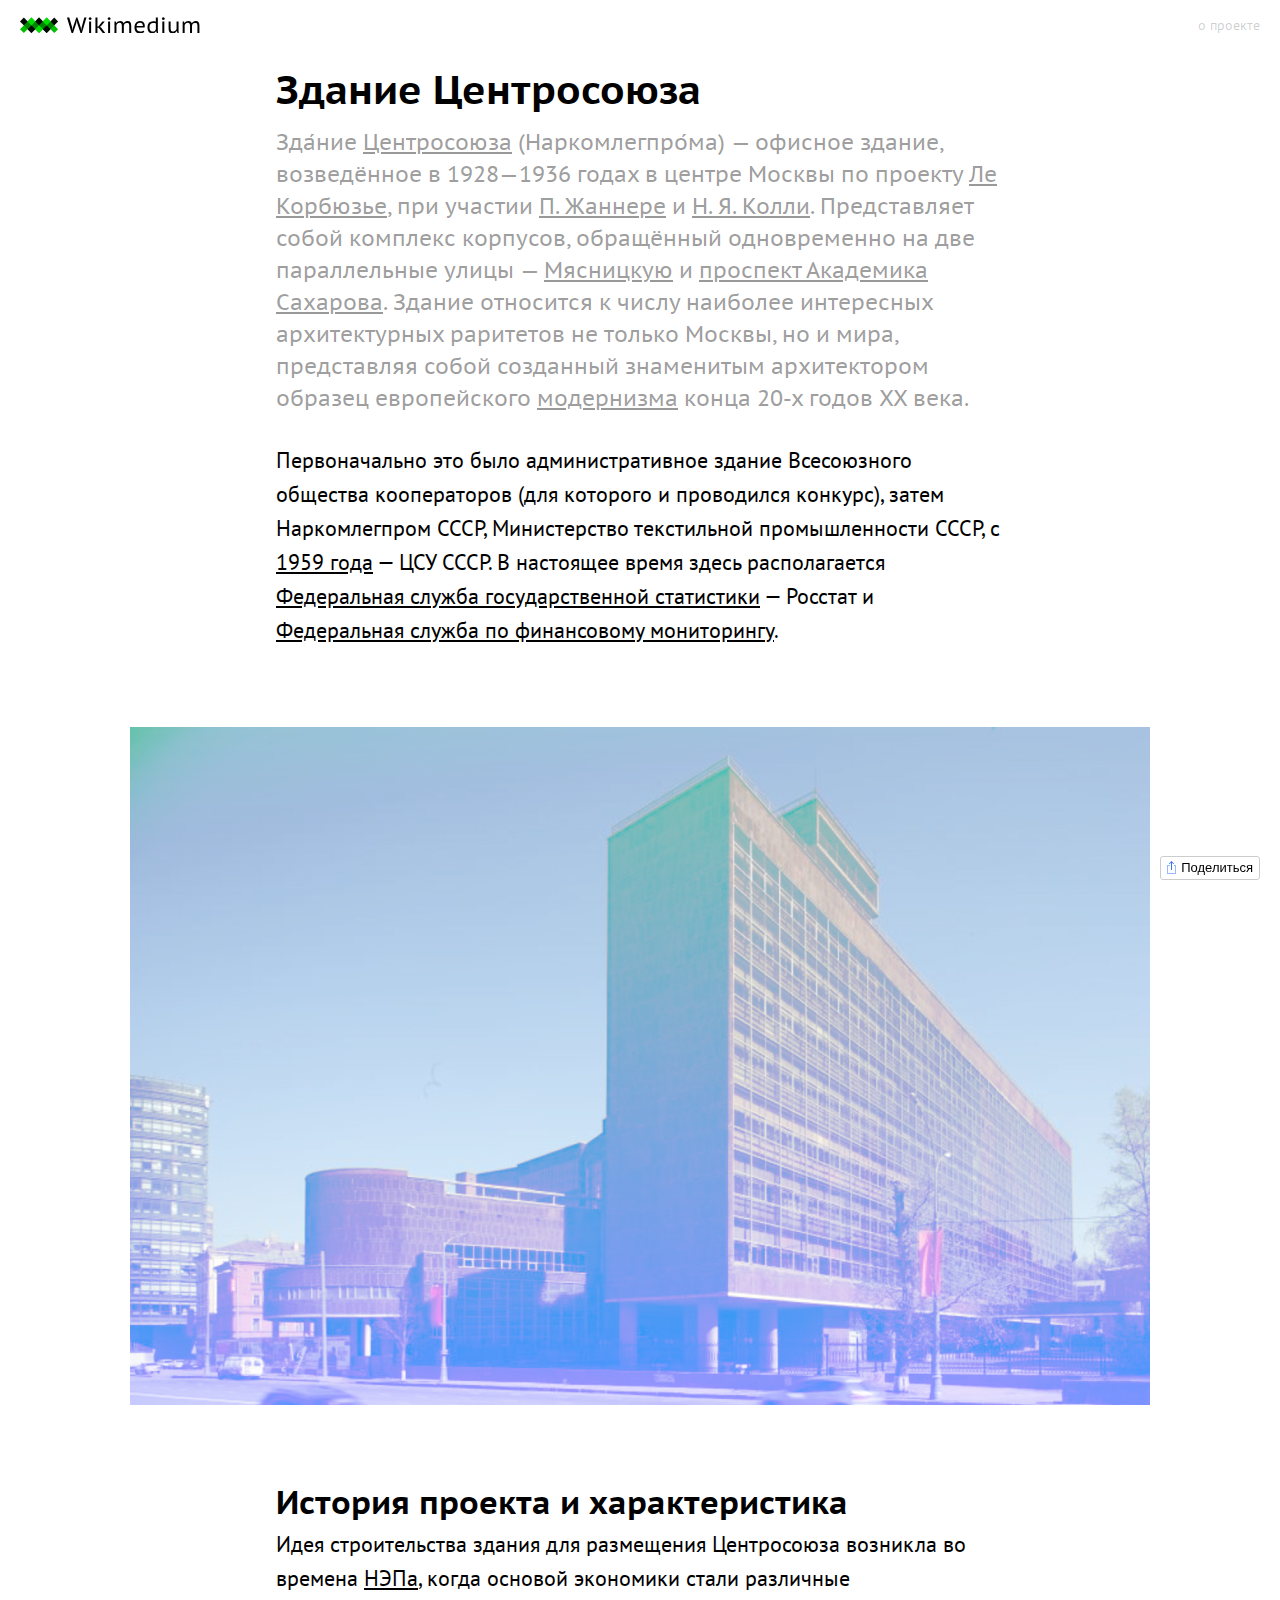
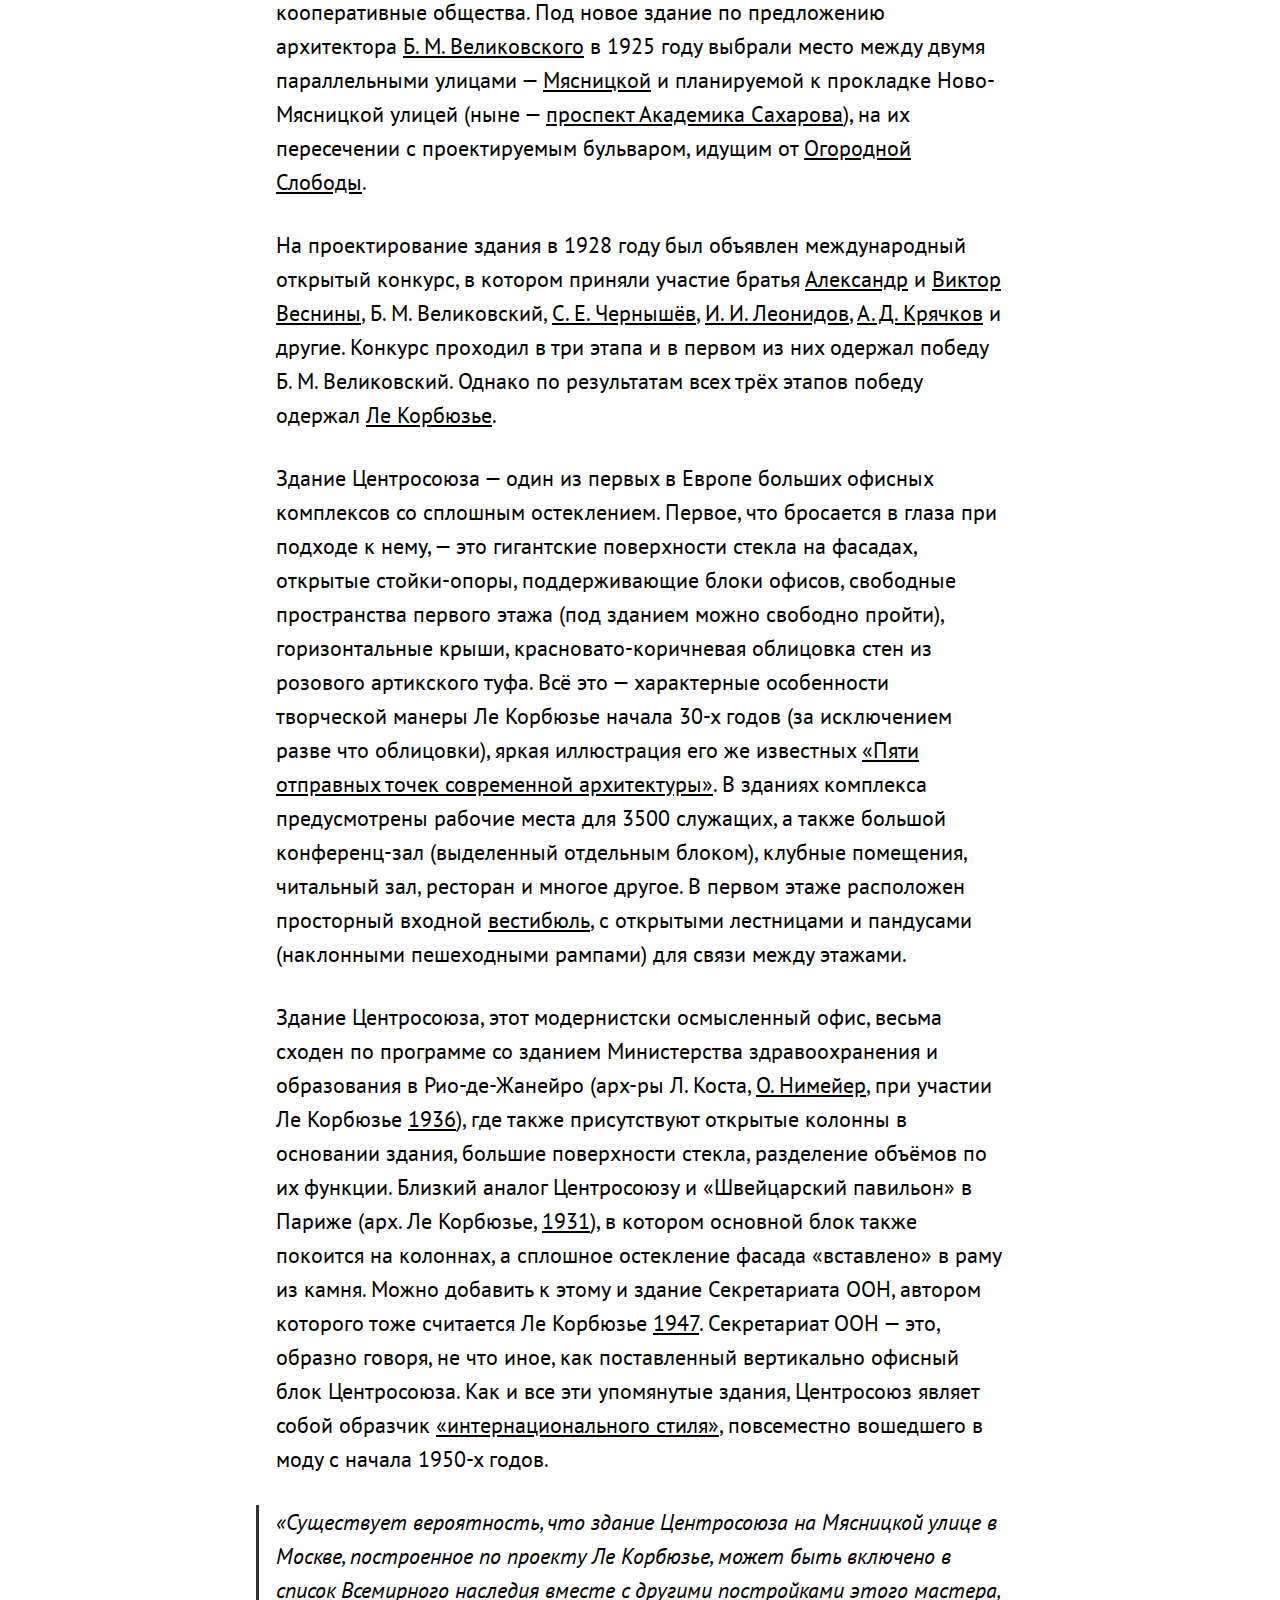
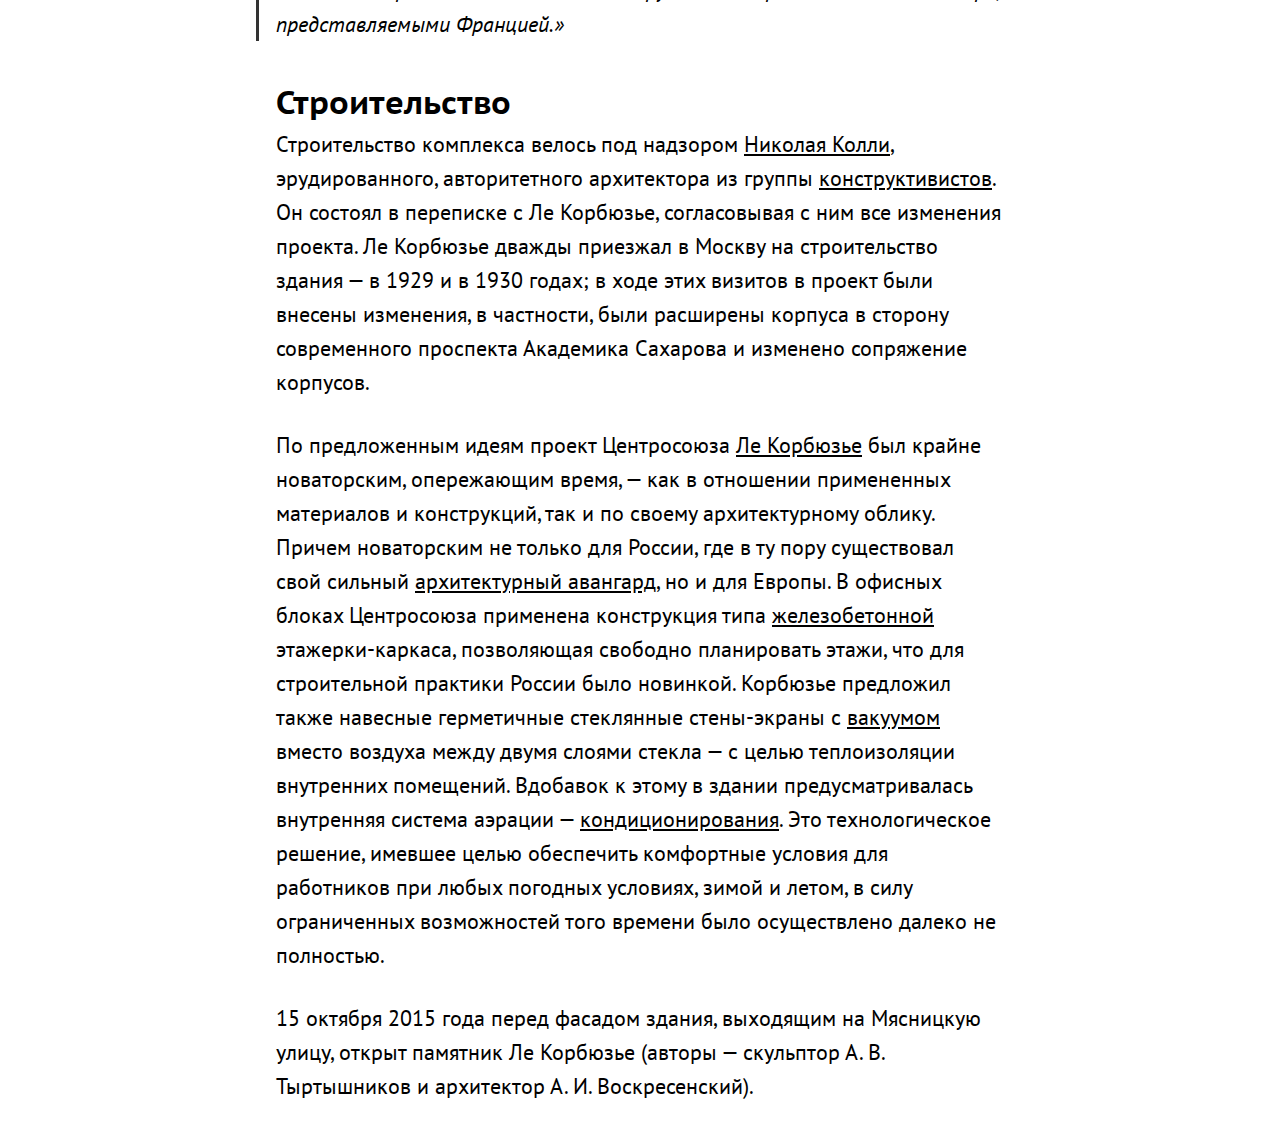
<file: alisagrdva/posts/centrosouz.html>
<!DOCTYPE html>
<html>
  <head>
    <meta charset="utf-8">
    <title>Здание Центросоюза – Wikimedium</title>

    <meta name="description" content="Статья Здание Центросоюза из Вкипедии, сверстанная студентами, для обучения основам веб-верстки в рамках образовательного проекта Hack Exchange">
    <meta name="keywords" content="hack, exchange, html, css, javascript, hse, design">

    <meta property="og:type" content="article">
    <meta property="og:url" content="http://wikimedium.hack.exchange/posts/centrosouz.html">
    <meta property="og:title" content="Здание Центросоюза – Wikimedium">
    <meta property="og:description" content="Статья Здание Центросоюза из Вкипедии, сверстанная студентами, для обучения основам веб-верстки в рамках образовательного проекта Hack Exchange">
    <meta property="og:image" content="">

    <link rel="icon" type="image/x-icon" href="../favicon.ico" />
    <link rel="icon" type="image/png" href="../favicon.png" />

    <link rel="stylesheet" href="../stylesheets/style.css">
    <script src="../javascripts/jquery-3.1.1.js" charset="utf-8"></script>
    <script src="../javascripts/sidebar.js" charset="utf-8"></script>
    <script src="../javascripts/social-likes.min.js"></script>
  </head>
  <body>

    <nav class="menubar">
      <a class="logo" href="../posts.html"></a>
      <a class="about" href="../index.html">о проекте</a>
    </nav>

    <nav class="sidebar">
      <ul>
        <li>
          <a href="#s1">Здание Центросоюза</a>
        </li>

        <li>
          <a href="#s2">История проекта и характеристика</a>
        </li>

        <li>
          <a href="#s3">Строительство</a>
        </li>

      </ul>
    </nav>

    <article>
      <h1 id="s1">Здание Центросоюза</h1>
      <p>Зда́ние <a target="_blank" href="https://ru.wikipedia.org/wiki/%D0%A6%D0%B5%D0%BD%D1%82%D1%80%D0%BE%D1%81%D0%BE%D1%8E%D0%B7">Центросоюза</a> (Наркомлегпро́ма) — офисное здание, возведённое в 1928—1936 годах в центре Москвы по проекту <a target="_blank" href="https://ru.wikipedia.org/wiki/%D0%9B%D0%B5_%D0%9A%D0%BE%D1%80%D0%B1%D1%8E%D0%B7%D1%8C%D0%B5">Ле Корбюзье</a>, при участии <a target="_blank" href="https://ru.wikipedia.org/wiki/%D0%96%D0%B0%D0%BD%D0%BD%D0%B5%D1%80%D0%B5,_%D0%9F%D1%8C%D0%B5%D1%80">П. Жаннере</a> и <a target="_blank" href="https://ru.wikipedia.org/wiki/%D0%9A%D0%BE%D0%BB%D0%BB%D0%B8,_%D0%9D%D0%B8%D0%BA%D0%BE%D0%BB%D0%B0%D0%B9_%D0%94%D0%B6%D0%B5%D0%BC%D1%81%D0%BE%D0%B2%D0%B8%D1%87">Н. Я. Колли</a>. Представляет собой комплекс корпусов, обращённый одновременно на две параллельные улицы — <a target="_blank" href="https://ru.wikipedia.org/wiki/%D0%9C%D1%8F%D1%81%D0%BD%D0%B8%D1%86%D0%BA%D0%B0%D1%8F_%D1%83%D0%BB%D0%B8%D1%86%D0%B0">Мясницкую</a> и <a href="https://ru.wikipedia.org/wiki/%D0%9F%D1%80%D0%BE%D1%81%D0%BF%D0%B5%D0%BA%D1%82_%D0%90%D0%BA%D0%B0%D0%B4%D0%B5%D0%BC%D0%B8%D0%BA%D0%B0_%D0%A1%D0%B0%D1%85%D0%B0%D1%80%D0%BE%D0%B2%D0%B0_(%D0%9C%D0%BE%D1%81%D0%BA%D0%B2%D0%B0)">проспект Академика Сахарова</a>. Здание относится к числу наиболее интересных архитектурных раритетов не только Москвы, но и мира, представляя собой созданный знаменитым архитектором образец европейского <a href="https://ru.wikipedia.org/wiki/%D0%90%D1%80%D1%85%D0%B8%D1%82%D0%B5%D0%BA%D1%82%D1%83%D1%80%D0%BD%D1%8B%D0%B9_%D0%BC%D0%BE%D0%B4%D0%B5%D1%80%D0%BD%D0%B8%D0%B7%D0%BC">модернизма</a> конца 20-х годов XX века.</p>
      <p>Первоначально это было административное здание Всесоюзного общества кооператоров (для которого и проводился конкурс), затем Наркомлегпром СССР, Министерство текстильной промышленности СССР, с <a target="_blank" href="https://ru.wikipedia.org/wiki/1959_%D0%B3%D0%BE%D0%B4">1959 года</a> — ЦСУ СССР. В настоящее время здесь располагается <a target="_blank" href="https://ru.wikipedia.org/wiki/%D0%A4%D0%B5%D0%B4%D0%B5%D1%80%D0%B0%D0%BB%D1%8C%D0%BD%D0%B0%D1%8F_%D1%81%D0%BB%D1%83%D0%B6%D0%B1%D0%B0_%D0%B3%D0%BE%D1%81%D1%83%D0%B4%D0%B0%D1%80%D1%81%D1%82%D0%B2%D0%B5%D0%BD%D0%BD%D0%BE%D0%B9_%D1%81%D1%82%D0%B0%D1%82%D0%B8%D1%81%D1%82%D0%B8%D0%BA%D0%B8">Федеральная служба государственной статистики</a> — Росстат и <a target="_blank" href="https://ru.wikipedia.org/wiki/%D0%A4%D0%B5%D0%B4%D0%B5%D1%80%D0%B0%D0%BB%D1%8C%D0%BD%D0%B0%D1%8F_%D1%81%D0%BB%D1%83%D0%B6%D0%B1%D0%B0_%D0%BF%D0%BE_%D1%84%D0%B8%D0%BD%D0%B0%D0%BD%D1%81%D0%BE%D0%B2%D0%BE%D0%BC%D1%83_%D0%BC%D0%BE%D0%BD%D0%B8%D1%82%D0%BE%D1%80%D0%B8%D0%BD%D0%B3%D1%83">Федеральная служба по финансовому мониторингу</a>.</p>

      <img src="../images/posts/centrosouz.jpg" alt="Здание Центросоюза" />

      <h2 id="s2">История проекта и характеристика</h2>
      <p>Идея строительства здания для размещения Центросоюза возникла во времена <a target="_blank" href="https://ru.wikipedia.org/wiki/%D0%9D%D0%BE%D0%B2%D0%B0%D1%8F_%D1%8D%D0%BA%D0%BE%D0%BD%D0%BE%D0%BC%D0%B8%D1%87%D0%B5%D1%81%D0%BA%D0%B0%D1%8F_%D0%BF%D0%BE%D0%BB%D0%B8%D1%82%D0%B8%D0%BA%D0%B0">НЭПа</a>, когда основой экономики стали различные кооперативные общества. Под новое здание по предложению архитектора <a target="_blank" href="https://ru.wikipedia.org/wiki/%D0%92%D0%B5%D0%BB%D0%B8%D0%BA%D0%BE%D0%B2%D1%81%D0%BA%D0%B8%D0%B9,_%D0%91%D0%BE%D1%80%D0%B8%D1%81_%D0%9C%D0%B8%D1%85%D0%B0%D0%B9%D0%BB%D0%BE%D0%B2%D0%B8%D1%87">Б. М. Великовского</a> в 1925 году выбрали место между двумя параллельными улицами — <a target="_blank" href="https://ru.wikipedia.org/wiki/%D0%9C%D1%8F%D1%81%D0%BD%D0%B8%D1%86%D0%BA%D0%B0%D1%8F_%D1%83%D0%BB%D0%B8%D1%86%D0%B0">Мясницкой</a> и планируемой к прокладке Ново-Мясницкой улицей (ныне — <a target="_blank" href="https://ru.wikipedia.org/wiki/%D0%9F%D1%80%D0%BE%D1%81%D0%BF%D0%B5%D0%BA%D1%82_%D0%90%D0%BA%D0%B0%D0%B4%D0%B5%D0%BC%D0%B8%D0%BA%D0%B0_%D0%A1%D0%B0%D1%85%D0%B0%D1%80%D0%BE%D0%B2%D0%B0_(%D0%9C%D0%BE%D1%81%D0%BA%D0%B2%D0%B0)">проспект Академика Сахарова</a>), на их пересечении с проектируемым бульваром, идущим от <a target="_blank" href="https://ru.wikipedia.org/wiki/%D0%9F%D0%B5%D1%80%D0%B5%D1%83%D0%BB%D0%BE%D0%BA_%D0%9E%D0%B3%D0%BE%D1%80%D0%BE%D0%B4%D0%BD%D0%B0%D1%8F_%D0%A1%D0%BB%D0%BE%D0%B1%D0%BE%D0%B4%D0%B0">Огородной Слободы</a>.</p>
      <p>На проектирование здания в 1928 году был объявлен международный открытый конкурс, в котором приняли участие братья <a target="_blank" href="https://ru.wikipedia.org/wiki/%D0%92%D0%B5%D1%81%D0%BD%D0%B8%D0%BD,_%D0%90%D0%BB%D0%B5%D0%BA%D1%81%D0%B0%D0%BD%D0%B4%D1%80_%D0%90%D0%BB%D0%B5%D0%BA%D1%81%D0%B0%D0%BD%D0%B4%D1%80%D0%BE%D0%B2%D0%B8%D1%87">Александр</a> и <a target="_blank" href="https://ru.wikipedia.org/wiki/%D0%92%D0%B5%D1%81%D0%BD%D0%B8%D0%BD,_%D0%92%D0%B8%D0%BA%D1%82%D0%BE%D1%80_%D0%90%D0%BB%D0%B5%D0%BA%D1%81%D0%B0%D0%BD%D0%B4%D1%80%D0%BE%D0%B2%D0%B8%D1%87">Виктор</a> <a target="_blank" href="https://ru.wikipedia.org/wiki/%D0%92%D0%B5%D1%81%D0%BD%D0%B8%D0%BD%D1%8B">Веснины</a>, Б. М. Великовский, <a target="_blank" href="https://ru.wikipedia.org/wiki/%D0%A7%D0%B5%D1%80%D0%BD%D1%8B%D1%88%D1%91%D0%B2,_%D0%A1%D0%B5%D1%80%D0%B3%D0%B5%D0%B9_%D0%95%D0%B3%D0%BE%D1%80%D0%BE%D0%B2%D0%B8%D1%87">С. Е. Чернышёв</a>, <a target="_blank" href="https://ru.wikipedia.org/wiki/%D0%9B%D0%B5%D0%BE%D0%BD%D0%B8%D0%B4%D0%BE%D0%B2,_%D0%98%D0%B2%D0%B0%D0%BD_%D0%98%D0%BB%D1%8C%D0%B8%D1%87">И. И. Леонидов</a>, <a href="https://ru.wikipedia.org/wiki/%D0%9A%D1%80%D1%8F%D1%87%D0%BA%D0%BE%D0%B2,_%D0%90%D0%BD%D0%B4%D1%80%D0%B5%D0%B9_%D0%94%D0%BC%D0%B8%D1%82%D1%80%D0%B8%D0%B5%D0%B2%D0%B8%D1%87">А. Д. Крячков</a> и другие. Конкурс проходил в три этапа и в первом из них одержал победу Б. М. Великовский. Однако по результатам всех трёх этапов победу одержал <a href="https://ru.wikipedia.org/wiki/%D0%9B%D0%B5_%D0%9A%D0%BE%D1%80%D0%B1%D1%8E%D0%B7%D1%8C%D0%B5">Ле Корбюзье</a>.</p>
      <p>Здание Центросоюза — один из первых в Европе больших офисных комплексов со сплошным остеклением. Первое, что бросается в глаза при подходе к нему, — это гигантские поверхности стекла на фасадах, открытые стойки-опоры, поддерживающие блоки офисов, свободные пространства первого этажа (под зданием можно свободно пройти), горизонтальные крыши, красновато-коричневая облицовка стен из розового артикского туфа. Всё это — характерные особенности творческой манеры Ле Корбюзье начала 30-х годов (за исключением разве что облицовки), яркая иллюстрация его же известных <a target="_blank" href="https://ru.wikipedia.org/wiki/%D0%9F%D1%8F%D1%82%D1%8C_%D0%BE%D1%82%D0%BF%D1%80%D0%B0%D0%B2%D0%BD%D1%8B%D1%85_%D1%82%D0%BE%D1%87%D0%B5%D0%BA_%D1%81%D0%BE%D0%B2%D1%80%D0%B5%D0%BC%D0%B5%D0%BD%D0%BD%D0%BE%D0%B9_%D0%B0%D1%80%D1%85%D0%B8%D1%82%D0%B5%D0%BA%D1%82%D1%83%D1%80%D1%8B">«Пяти отправных точек современной архитектуры»</a>. В зданиях комплекса предусмотрены рабочие места для 3500 служащих, а также большой конференц-зал (выделенный отдельным блоком), клубные помещения, читальный зал, ресторан и многое другое. В первом этаже расположен просторный входной <a target="_blank" href="https://ru.wikipedia.org/wiki/%D0%92%D0%B5%D1%81%D1%82%D0%B8%D0%B1%D1%8E%D0%BB%D1%8C">вестибюль</a>, с открытыми лестницами и пандусами (наклонными пешеходными рампами) для связи между этажами.</p>
      <p>Здание Центросоюза, этот модернистски осмысленный офис, весьма сходен по программе со зданием Министерства здравоохранения и образования в Рио-де-Жанейро (арх-ры Л. Коста, <a target="_blank" href="https://ru.wikipedia.org/wiki/%D0%9D%D0%B8%D0%BC%D0%B5%D0%B9%D0%B5%D1%80,_%D0%9E%D1%81%D0%BA%D0%B0%D1%80">О. Нимейер</a>, при участии Ле Корбюзье <a target="_blank" href="https://ru.wikipedia.org/wiki/1936">1936</a>), где также присутствуют открытые колонны в основании здания, большие поверхности стекла, разделение объёмов по их функции. Близкий аналог Центросоюзу и «Швейцарский павильон» в Париже (арх. Ле Корбюзье, <a target="_blank" href="https://ru.wikipedia.org/wiki/1931">1931</a>), в котором основной блок также покоится на колоннах, а сплошное остекление фасада «вставлено» в раму из камня. Можно добавить к этому и здание Секретариата ООН, автором которого тоже считается Ле Корбюзье <a target="_blank" href="https://ru.wikipedia.org/wiki/1947">1947</a>. Секретариат ООН — это, образно говоря, не что иное, как поставленный вертикально офисный блок Центросоюза. Как и все эти упомянутые здания, Центросоюз являет собой образчик <a target="_blank" href="https://ru.wikipedia.org/wiki/%D0%98%D0%BD%D1%82%D0%B5%D1%80%D0%BD%D0%B0%D1%86%D0%B8%D0%BE%D0%BD%D0%B0%D0%BB%D1%8C%D0%BD%D1%8B%D0%B9_%D1%81%D1%82%D0%B8%D0%BB%D1%8C">«интернационального стиля»</a>, повсеместно вошедшего в моду с начала 1950-х годов.</p>
      <blockquote cite="https://ru.wikipedia.org/wiki/%D0%97%D0%B4%D0%B0%D0%BD%D0%B8%D0%B5_%D0%A6%D0%B5%D0%BD%D1%82%D1%80%D0%BE%D1%81%D0%BE%D1%8E%D0%B7%D0%B0">«Существует вероятность, что здание Центросоюза на Мясницкой улице в Москве, построенное по проекту Ле Корбюзье, может быть включено в список Всемирного наследия вместе с другими постройками этого мастера, представляемыми Францией.»</blockquote>

      <h2 id="s3">Строительство</h2>
      <p>Строительство комплекса велось под надзором <a target="_blank" href="https://ru.wikipedia.org/wiki/%D0%9A%D0%BE%D0%BB%D0%BB%D0%B8,_%D0%9D%D0%B8%D0%BA%D0%BE%D0%BB%D0%B0%D0%B9_%D0%AF%D0%BA%D0%BE%D0%B2%D0%BB%D0%B5%D0%B2%D0%B8%D1%87">Николая Колли</a>, эрудированного, авторитетного архитектора из группы <a target="_blank" href="https://ru.wikipedia.org/wiki/%D0%9A%D0%BE%D0%BD%D1%81%D1%82%D1%80%D1%83%D0%BA%D1%82%D0%B8%D0%B2%D0%B8%D0%B7%D0%BC_(%D0%B8%D1%81%D0%BA%D1%83%D1%81%D1%81%D1%82%D0%B2%D0%BE)">конструктивистов</a>. Он состоял в переписке с Ле Корбюзье, согласовывая с ним все изменения проекта. Ле Корбюзье дважды приезжал в Москву на строительство здания — в 1929 и в 1930 годах; в ходе этих визитов в проект были внесены изменения, в частности, были расширены корпуса в сторону современного проспекта Академика Сахарова и изменено сопряжение корпусов.</p>
      <p>По предложенным идеям проект Центросоюза <a target="_blank" href="https://ru.wikipedia.org/wiki/%D0%9B%D0%B5_%D0%9A%D0%BE%D1%80%D0%B1%D1%8E%D0%B7%D1%8C%D0%B5">Ле Корбюзье</a> был крайне новаторским, опережающим время, — как в отношении примененных материалов и конструкций, так и по своему архитектурному облику. Причем новаторским не только для России, где в ту пору существовал свой сильный <a target="_blank" href="https://ru.wikipedia.org/wiki/%D0%9A%D0%BE%D0%BD%D1%81%D1%82%D1%80%D1%83%D0%BA%D1%82%D0%B8%D0%B2%D0%B8%D0%B7%D0%BC_(%D0%B8%D1%81%D0%BA%D1%83%D1%81%D1%81%D1%82%D0%B2%D0%BE)">архитектурный авангард</a>, но и для Европы. В офисных блоках Центросоюза применена конструкция типа <a target="_blank" href="https://ru.wikipedia.org/wiki/%D0%96%D0%B5%D0%BB%D0%B5%D0%B7%D0%BE%D0кондиционирования0%BE%D0%BD">железобетонной</a> этажерки-каркаса, позволяющая свободно планировать этажи, что для строительной практики России было новинкой. Корбюзье предложил также навесные герметичные стеклянные стены-экраны с <a target="_blank" href="https://ru.wikipedia.org/wiki/%D0%92%D0%B0%D0%BA%D1%83%D1%83%D0%BC">вакуумом</a> вместо воздуха между двумя слоями стекла — с целью теплоизоляции внутренних помещений. Вдобавок к этому в здании предусматривалась внутренняя система аэрации — <a href="https://ru.wikipedia.org/wiki/%D0%9A%D0%BE%D0%BD%D0%B4%D0%B8%D1%86%D0%B8%D0%BE%D0%BD%D0%B8%D1%80%D0%BE%D0%B2%D0%B0%D0%BD%D0%B8%D0%B5">кондиционирования</a>. Это технологическое решение, имевшее целью обеспечить комфортные условия для работников при любых погодных условиях, зимой и летом, в силу ограниченных возможностей того времени было осуществлено далеко не полностью.</p>
      <p>15 октября 2015 года перед фасадом здания, выходящим на Мясницкую улицу, открыт памятник Ле Корбюзье (авторы — скульптор А. В. Тыртышников и архитектор А. И. Воскресенский).</p>
    </article>

    <footer class="share">
      <div class="social-likes social-likes_single" data-url="http://wikimedium.hack.exchange/posts/centrosouz.html" data-single-title="Поделиться">
        <div class="facebook" title="Поделиться ссылкой на Фейсбуке">Facebook</div>
        <div class="twitter" title="Поделиться ссылкой в Твиттере">Twitter</div>
        <div class="vkontakte" title="Поделиться ссылкой во Вконтакте">Вконтакте</div>
      </div>
    </footer>

  </body>
</html>
</file>
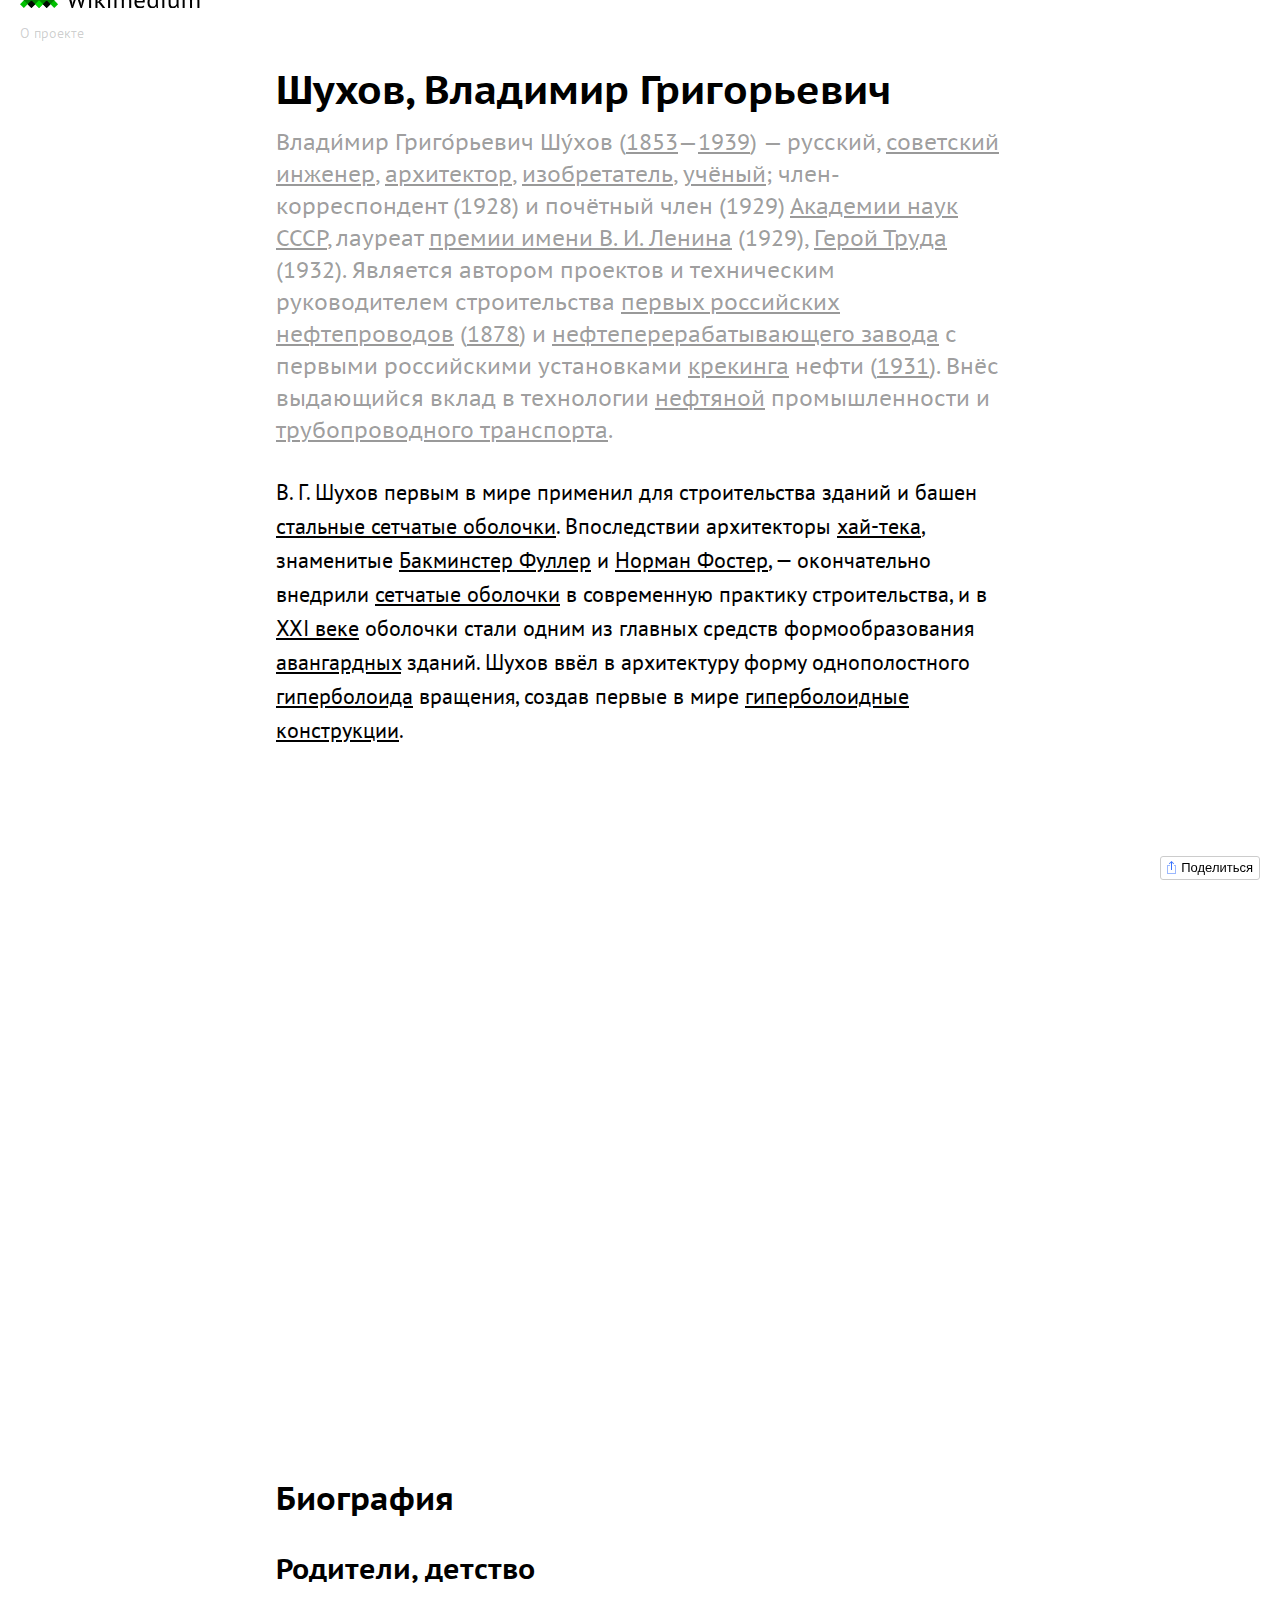
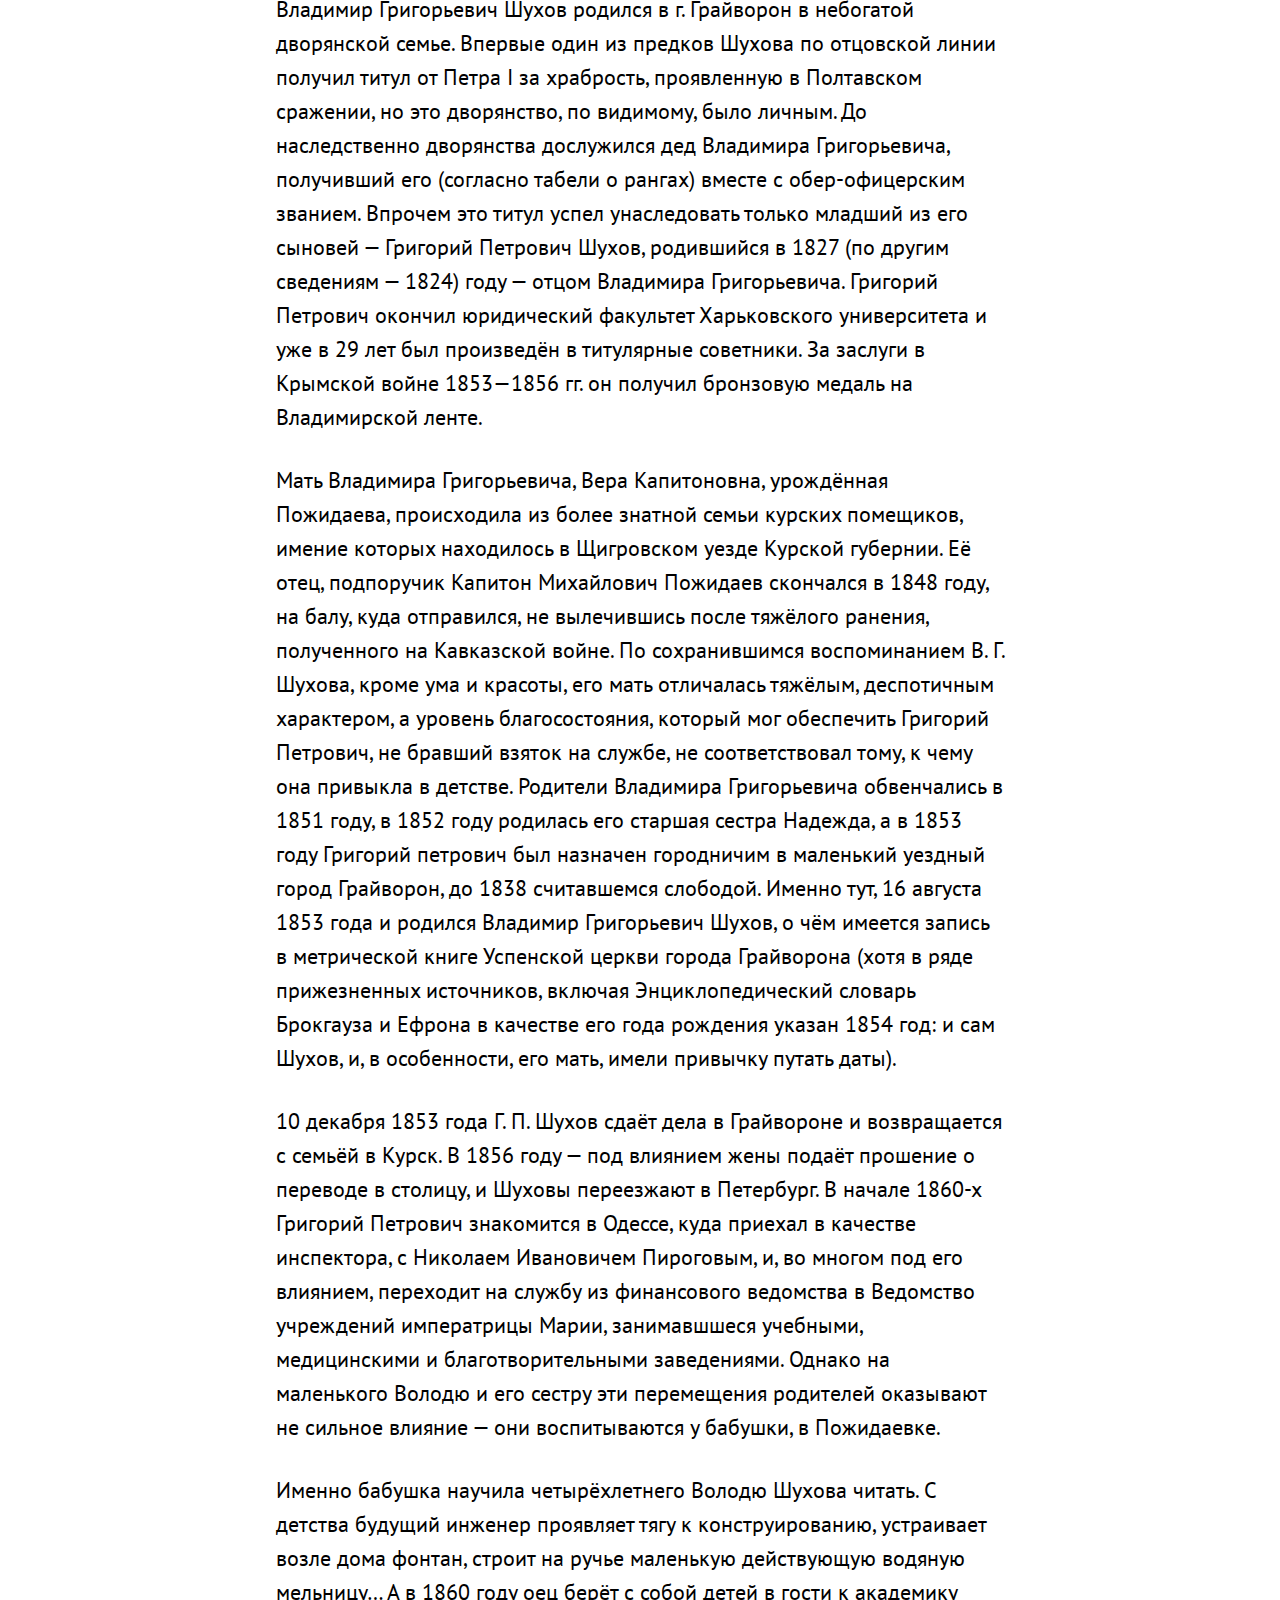
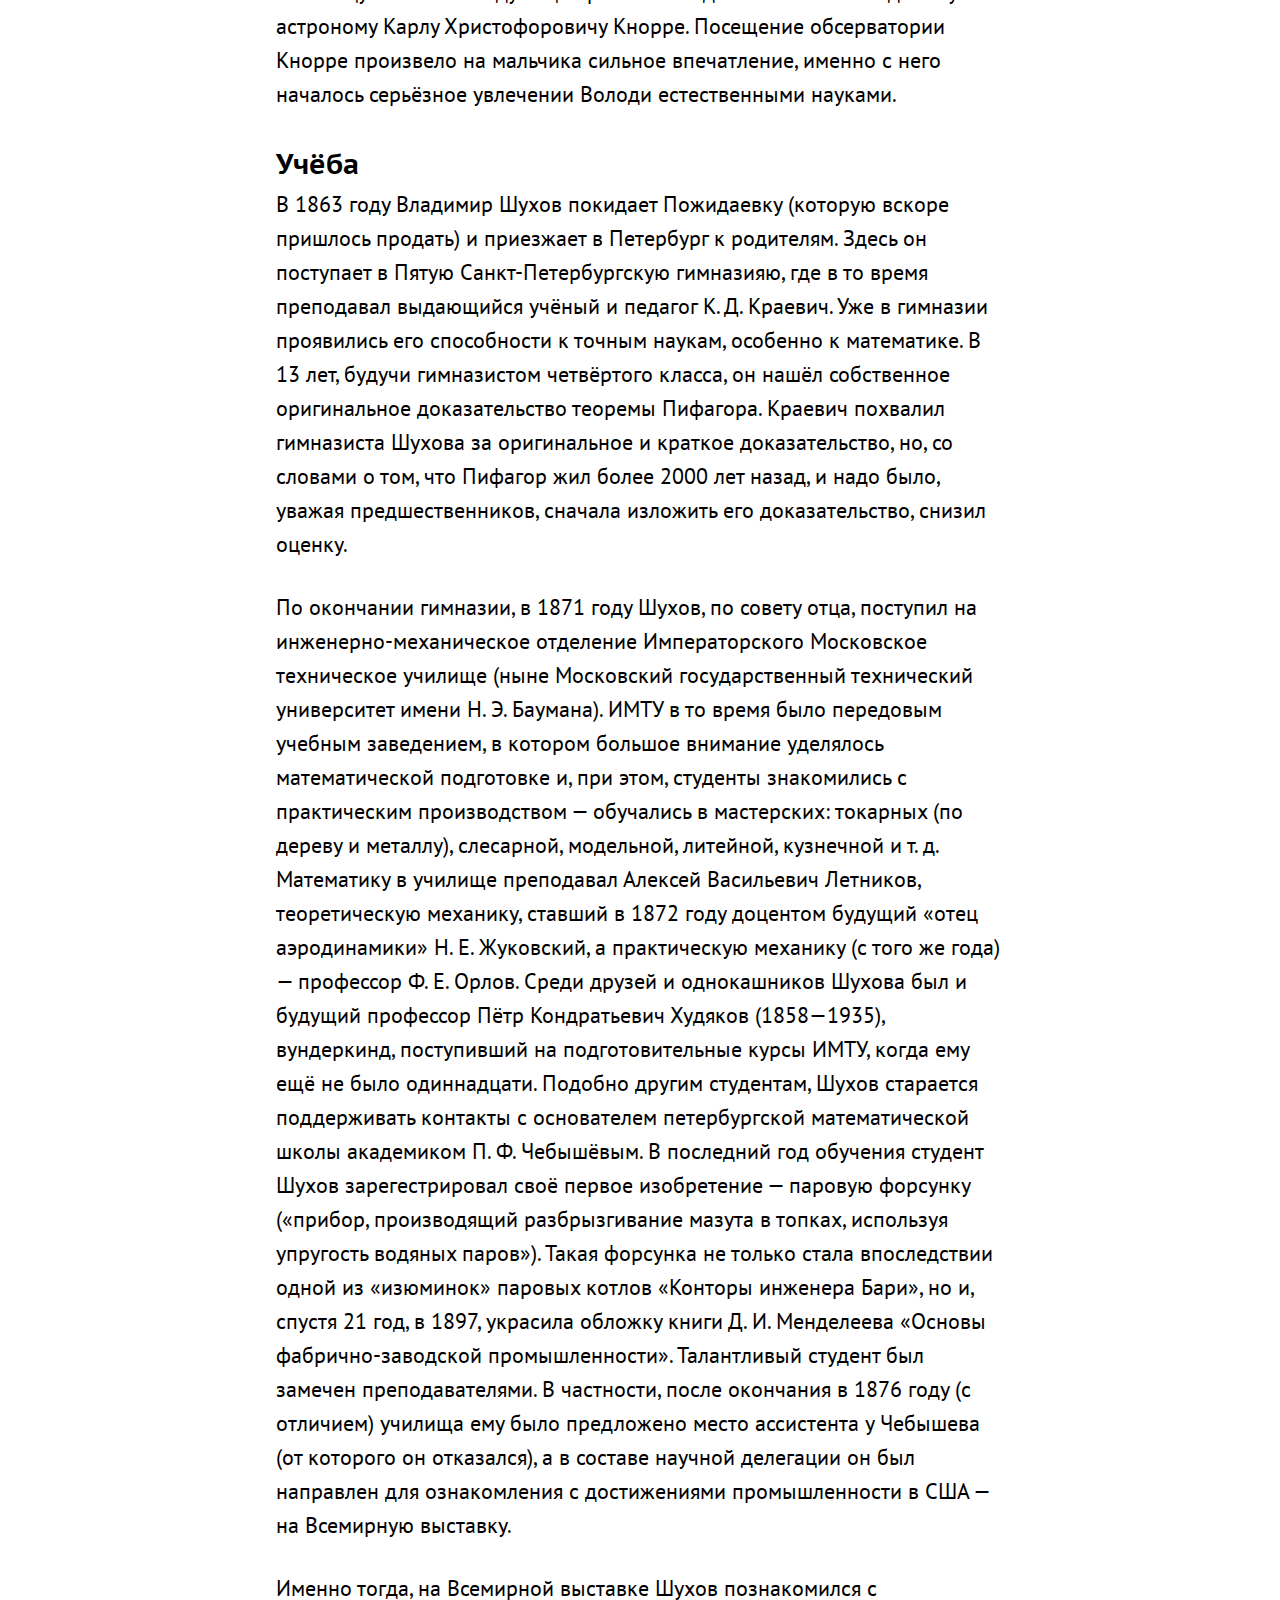
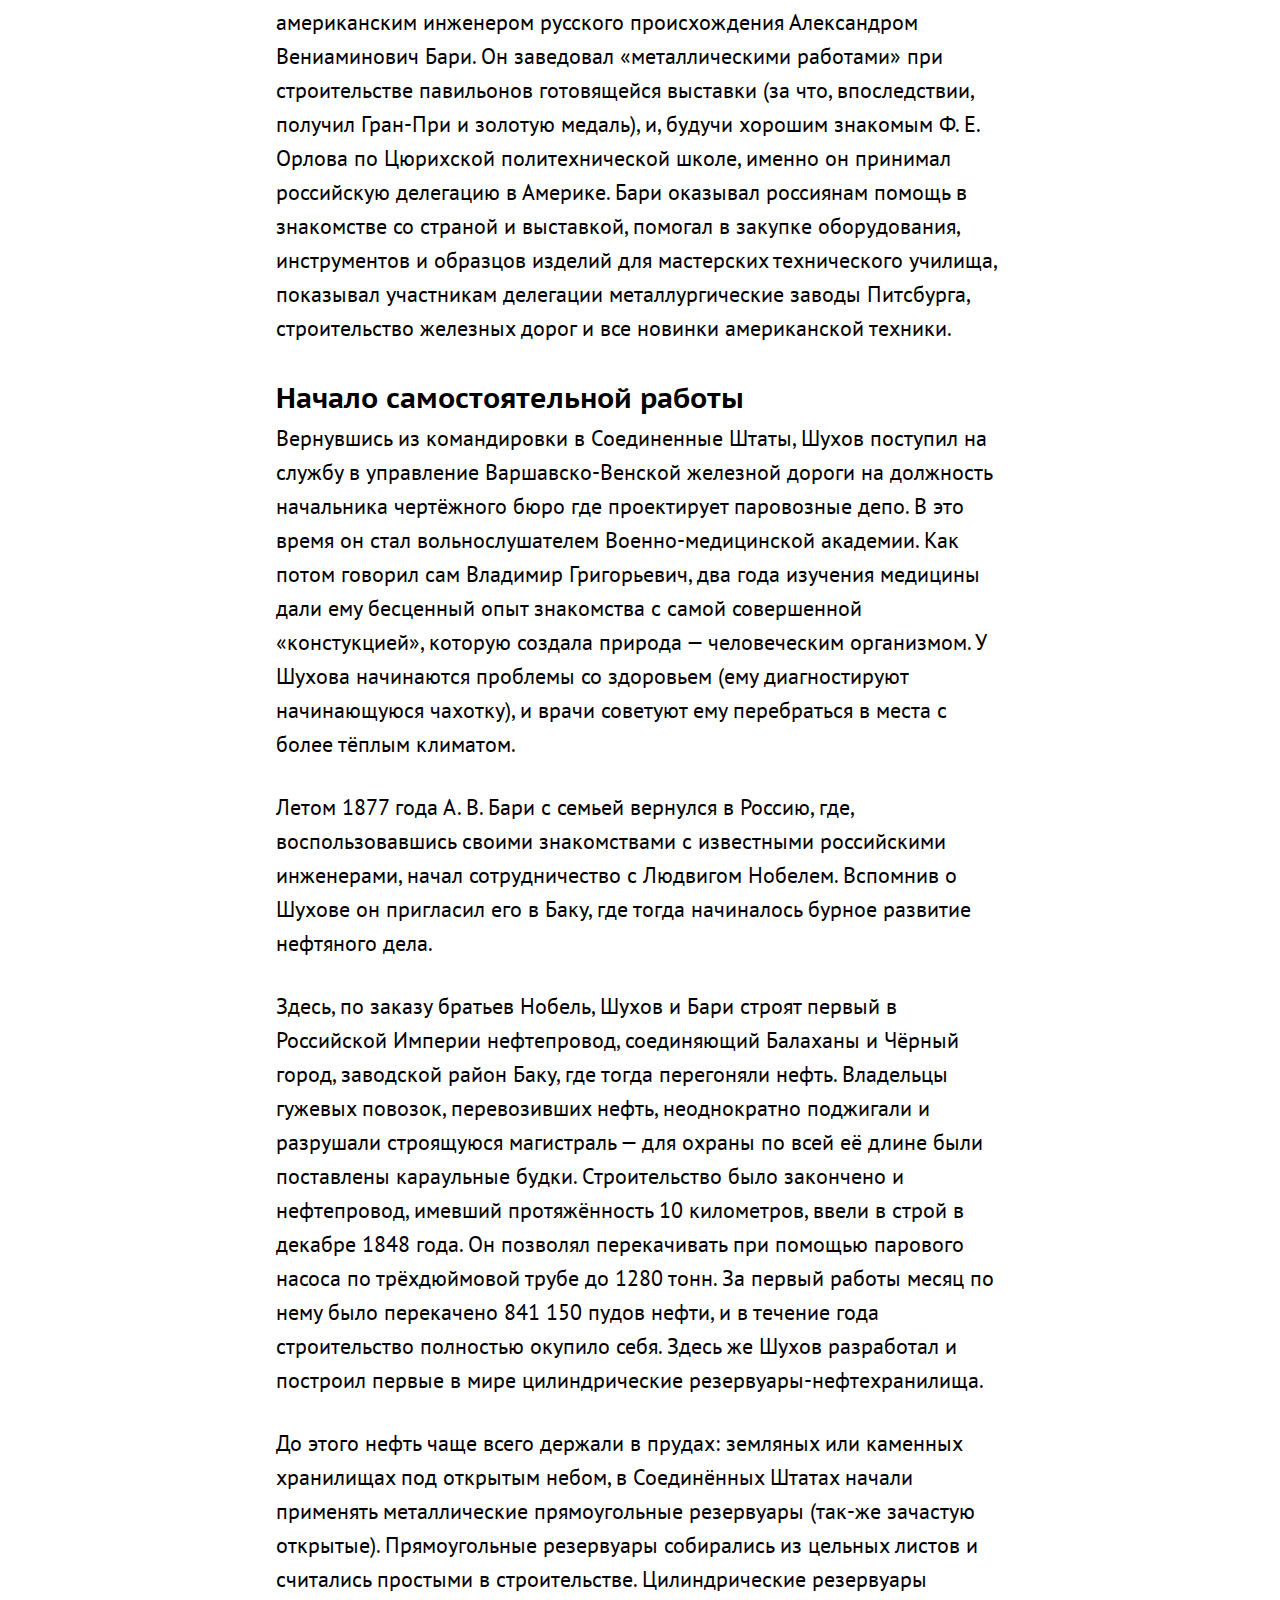
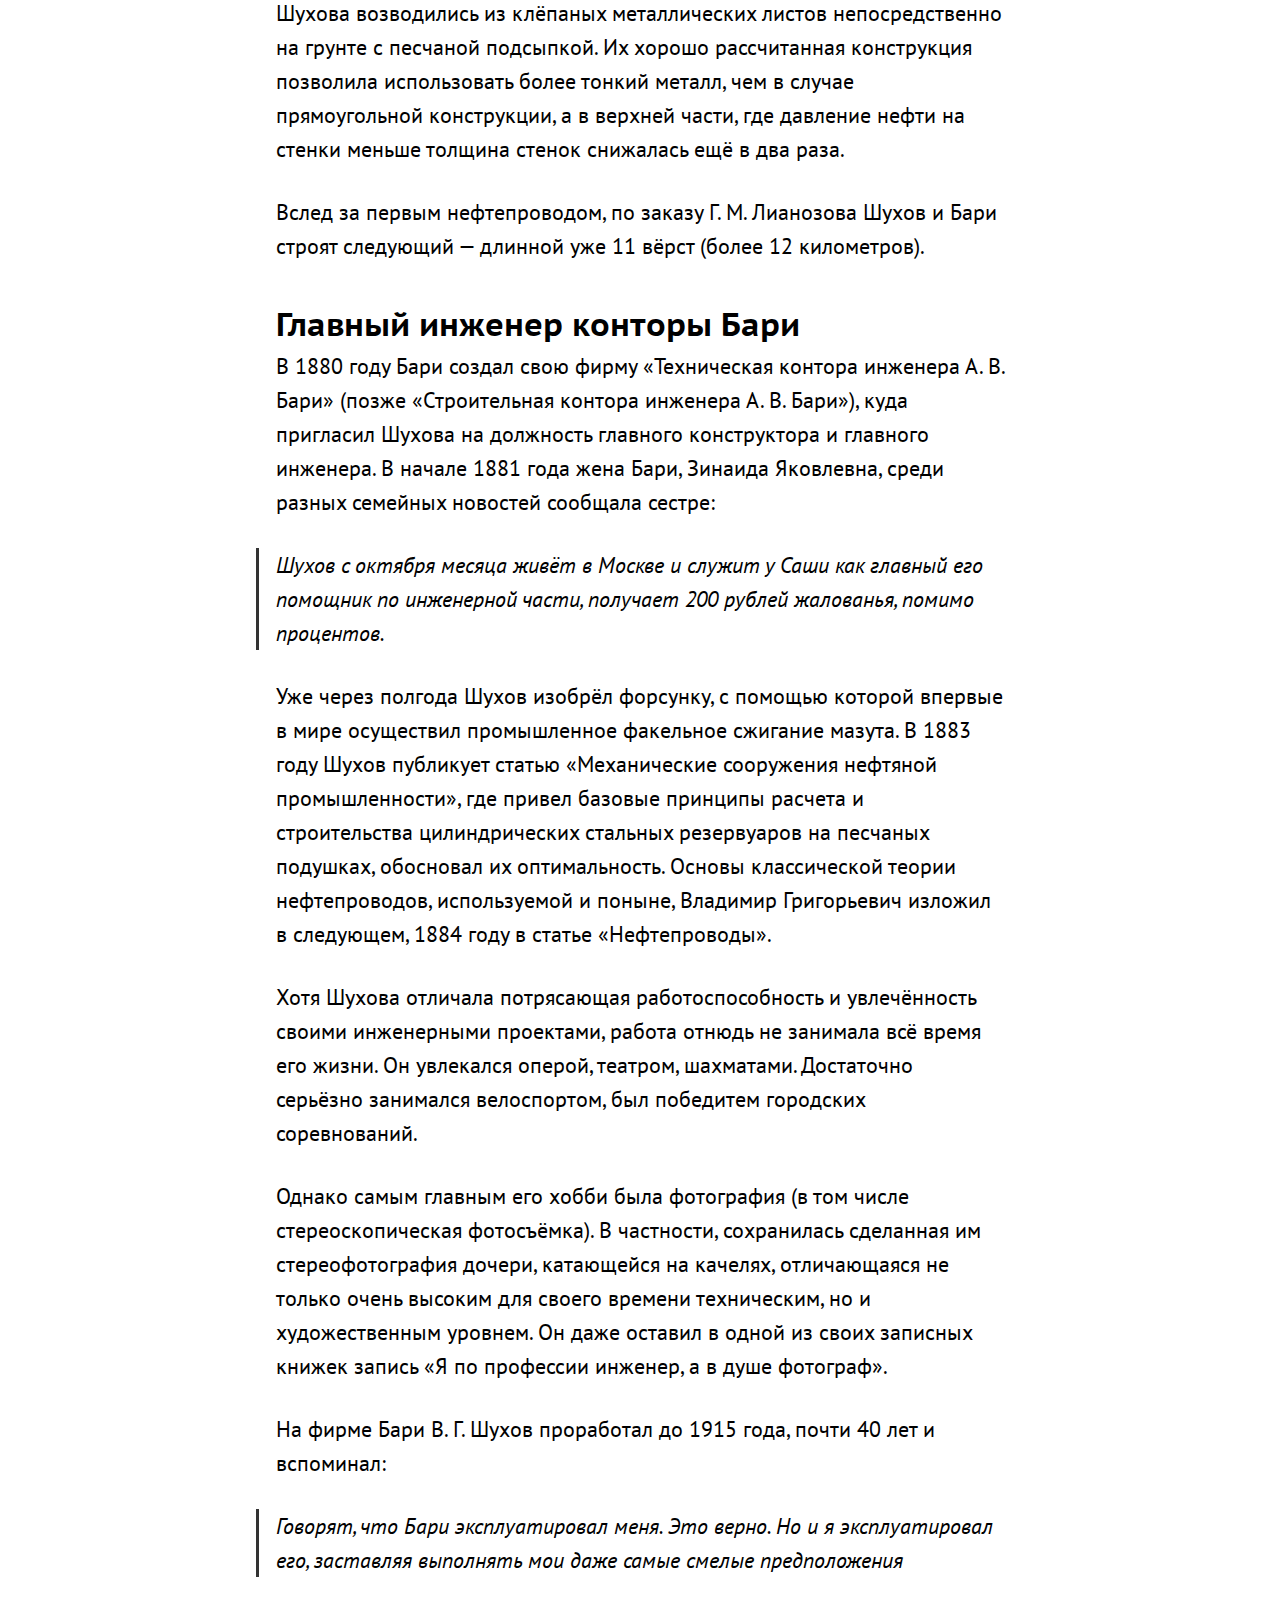
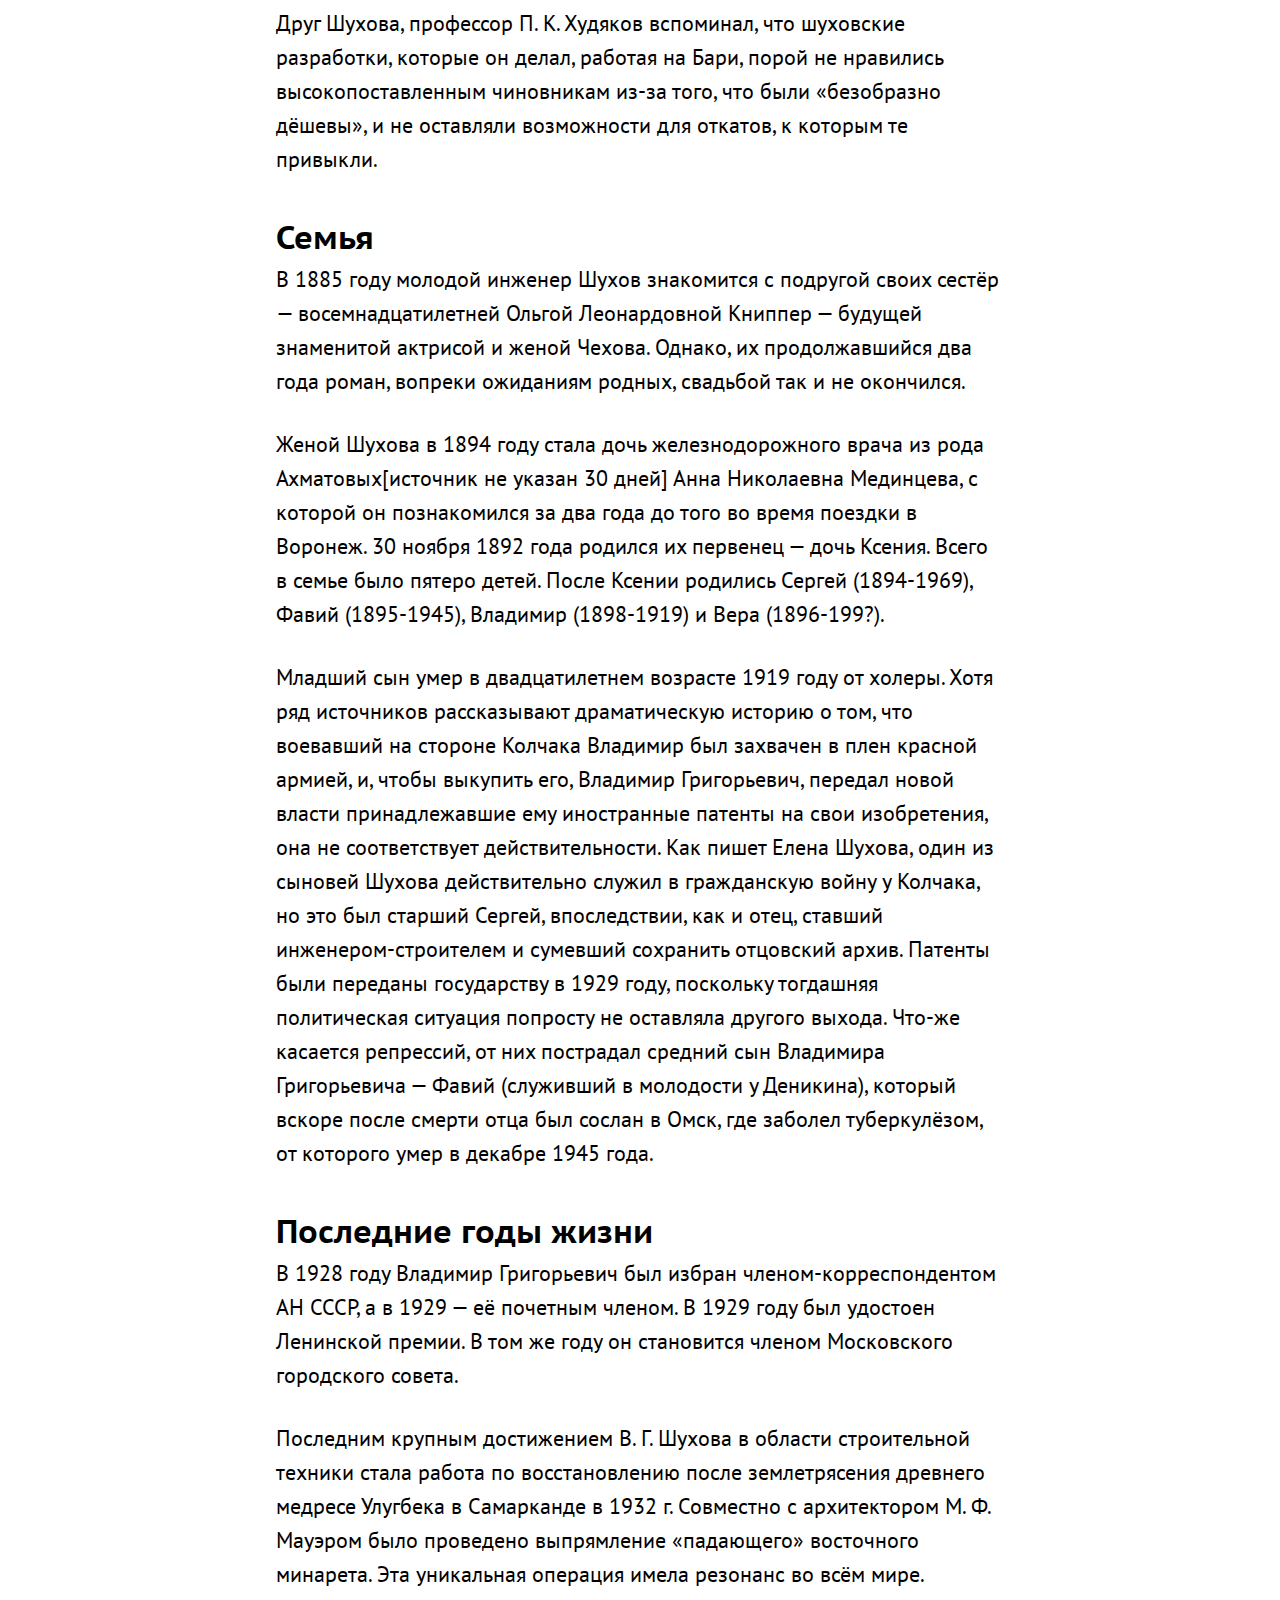
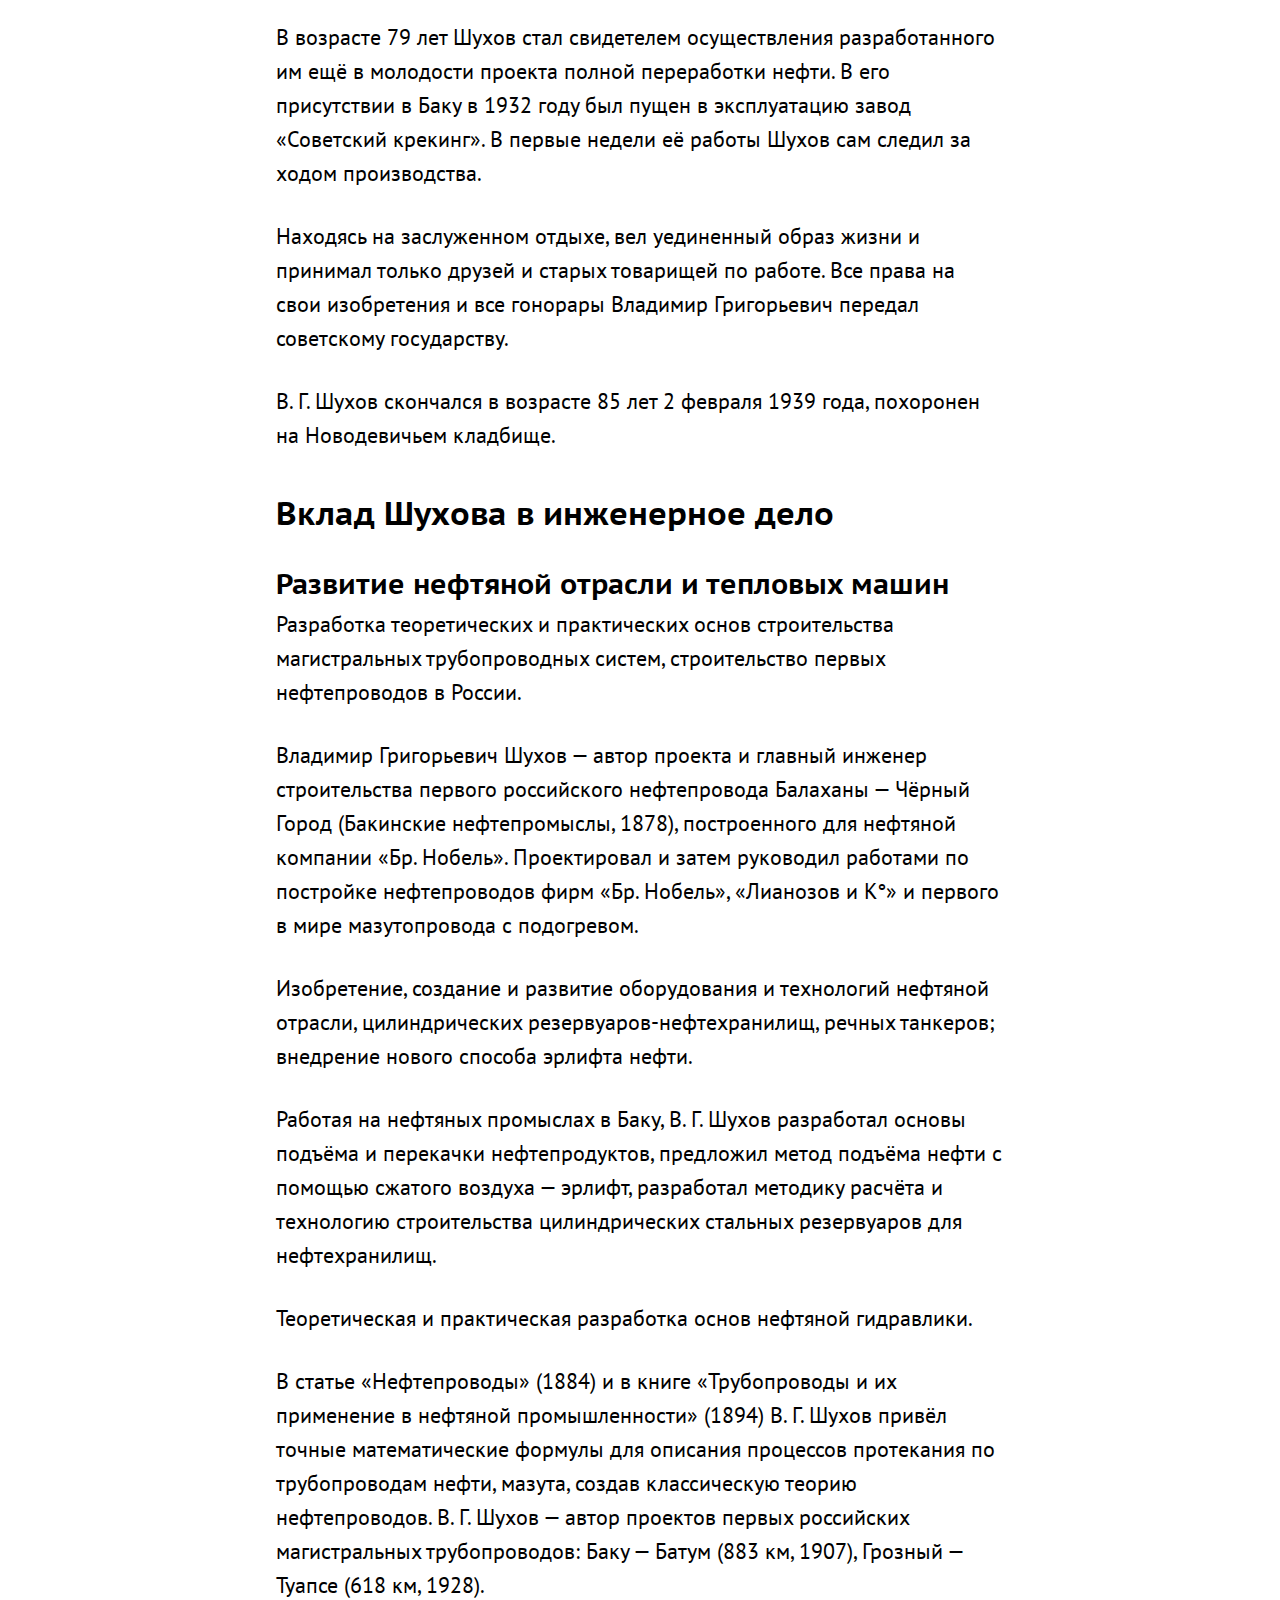
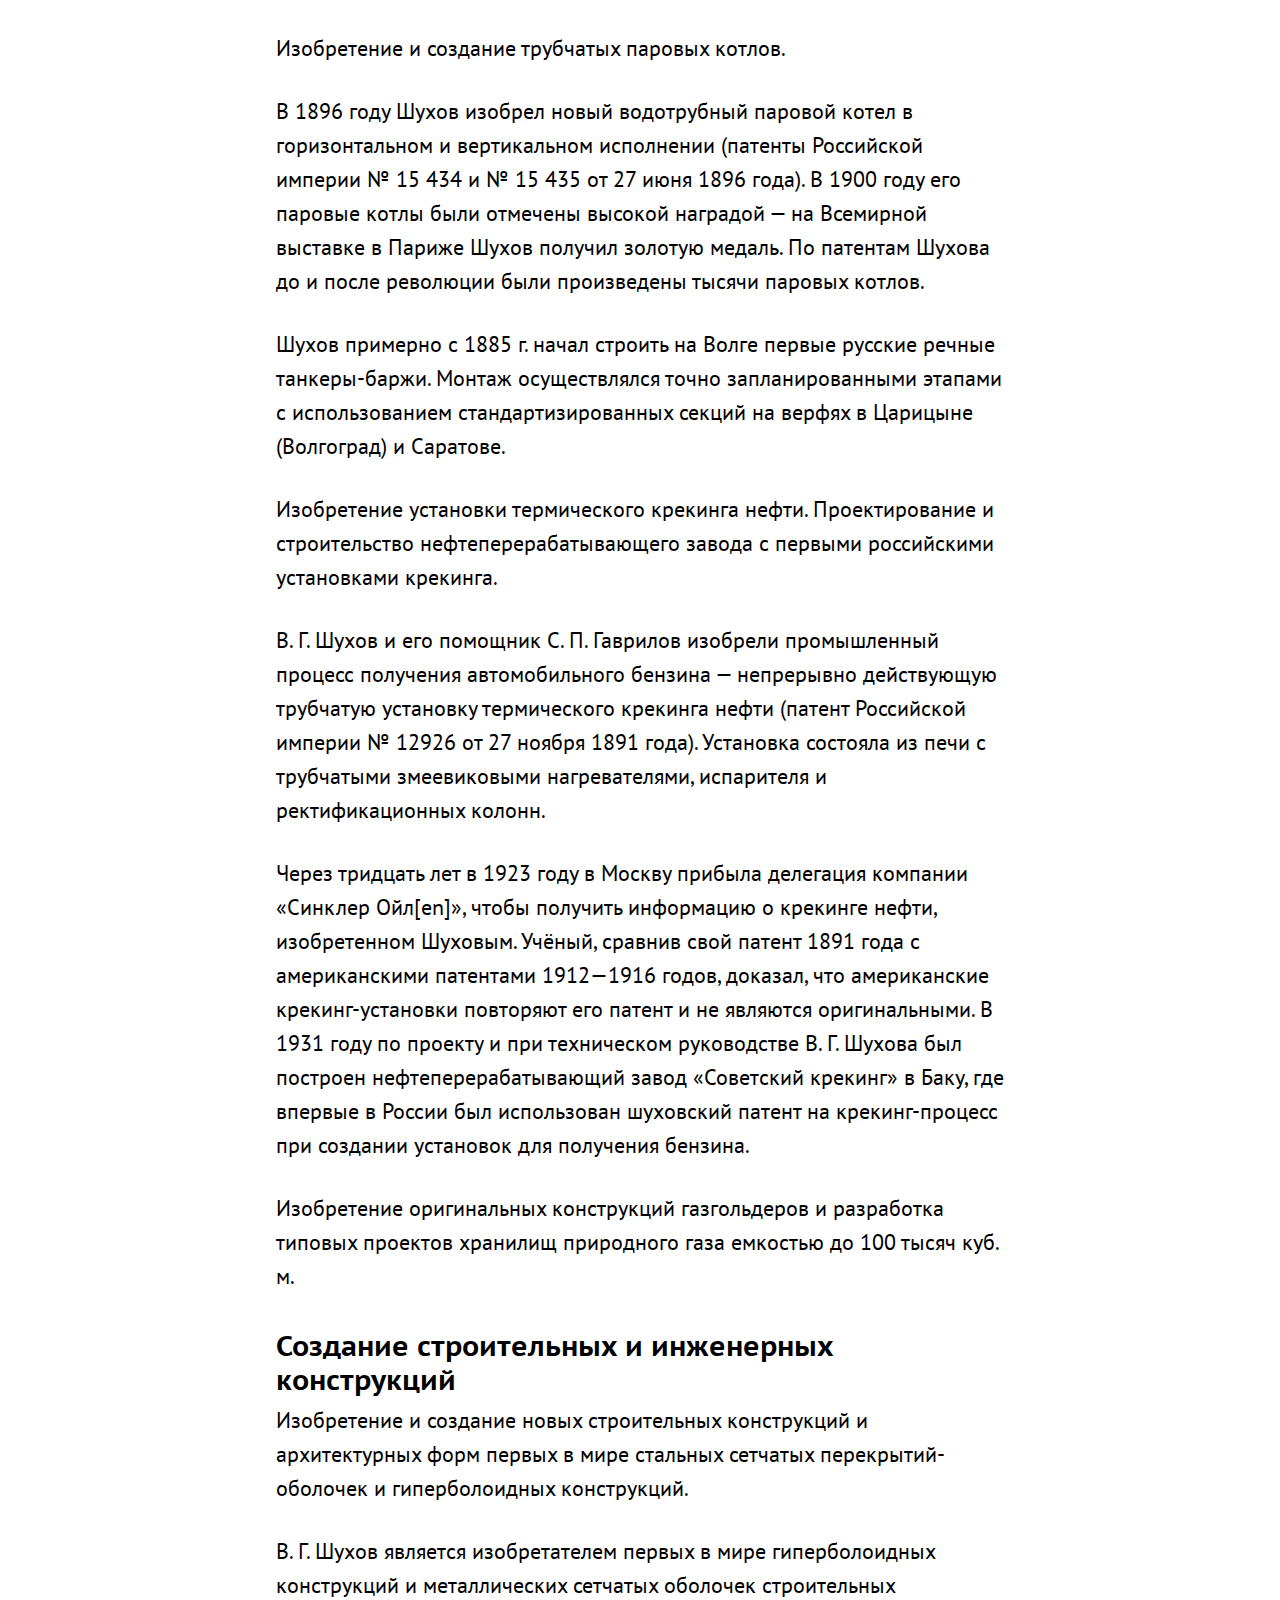
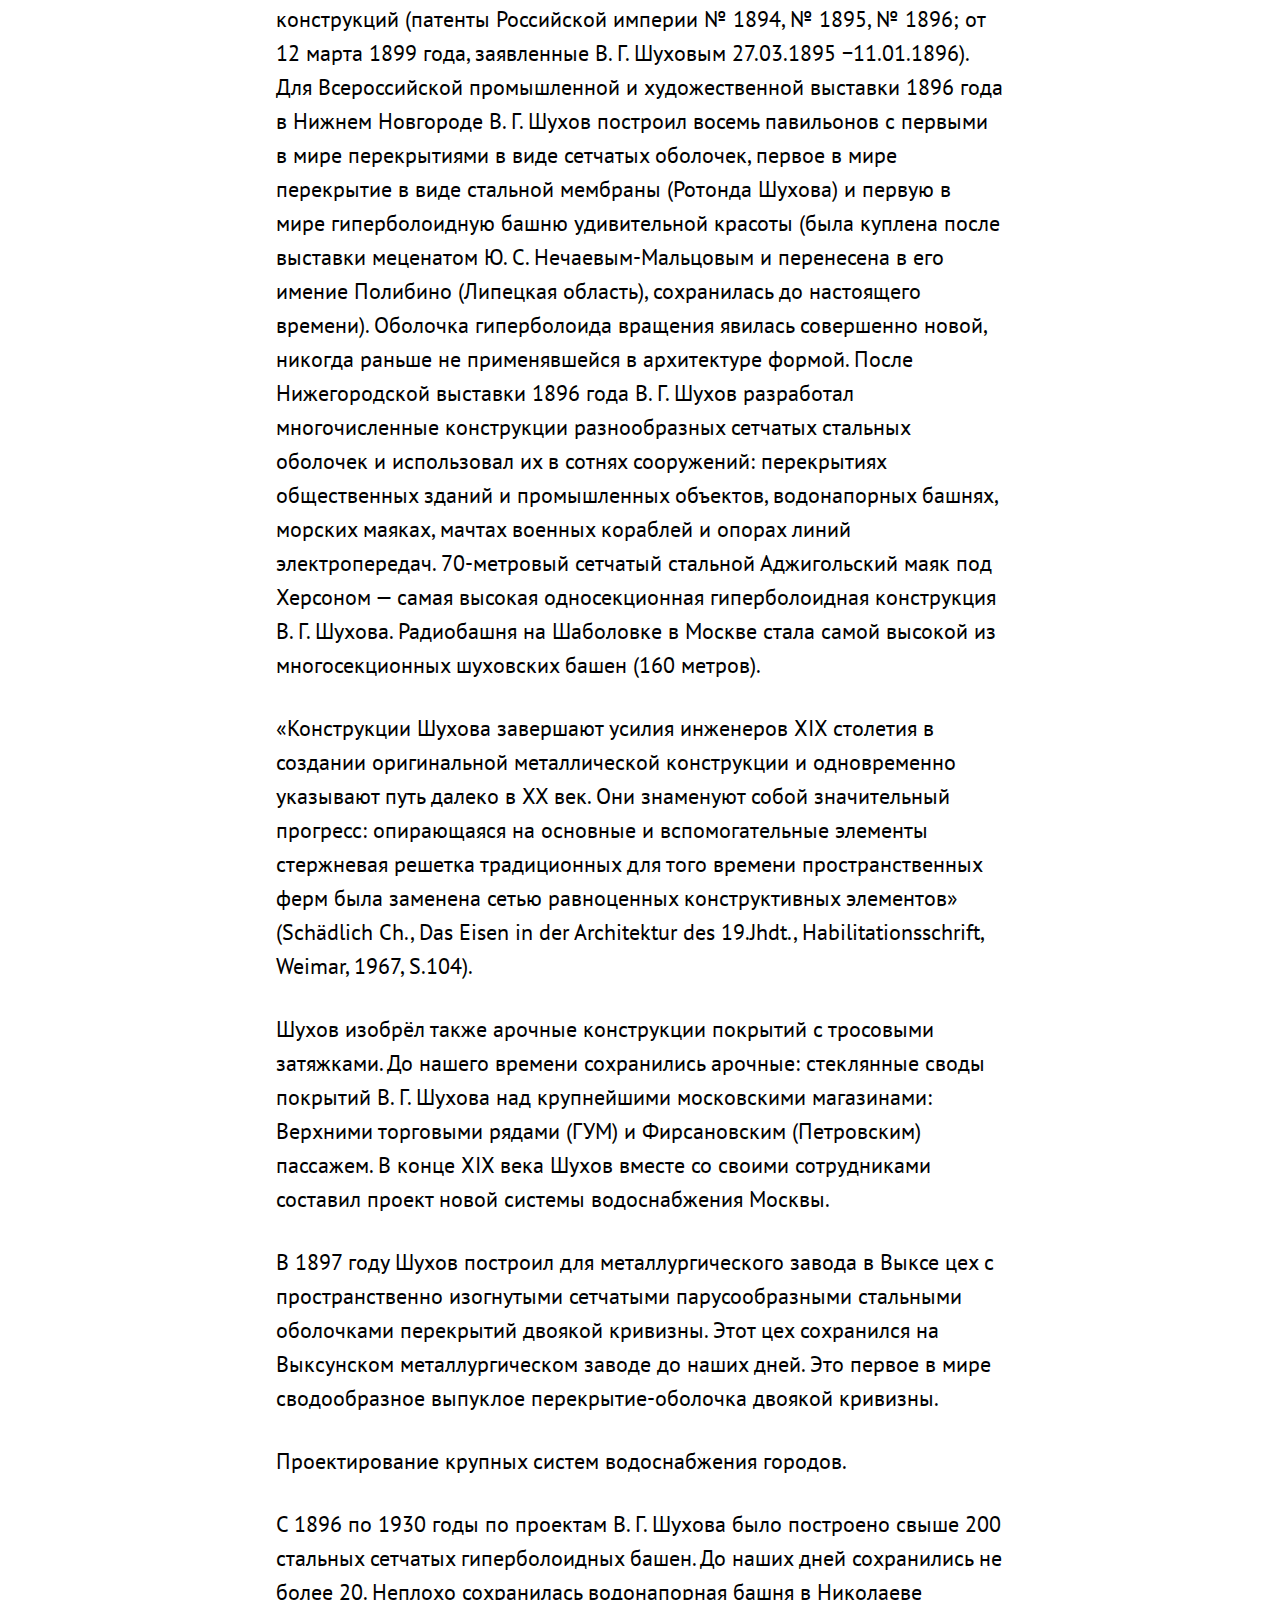
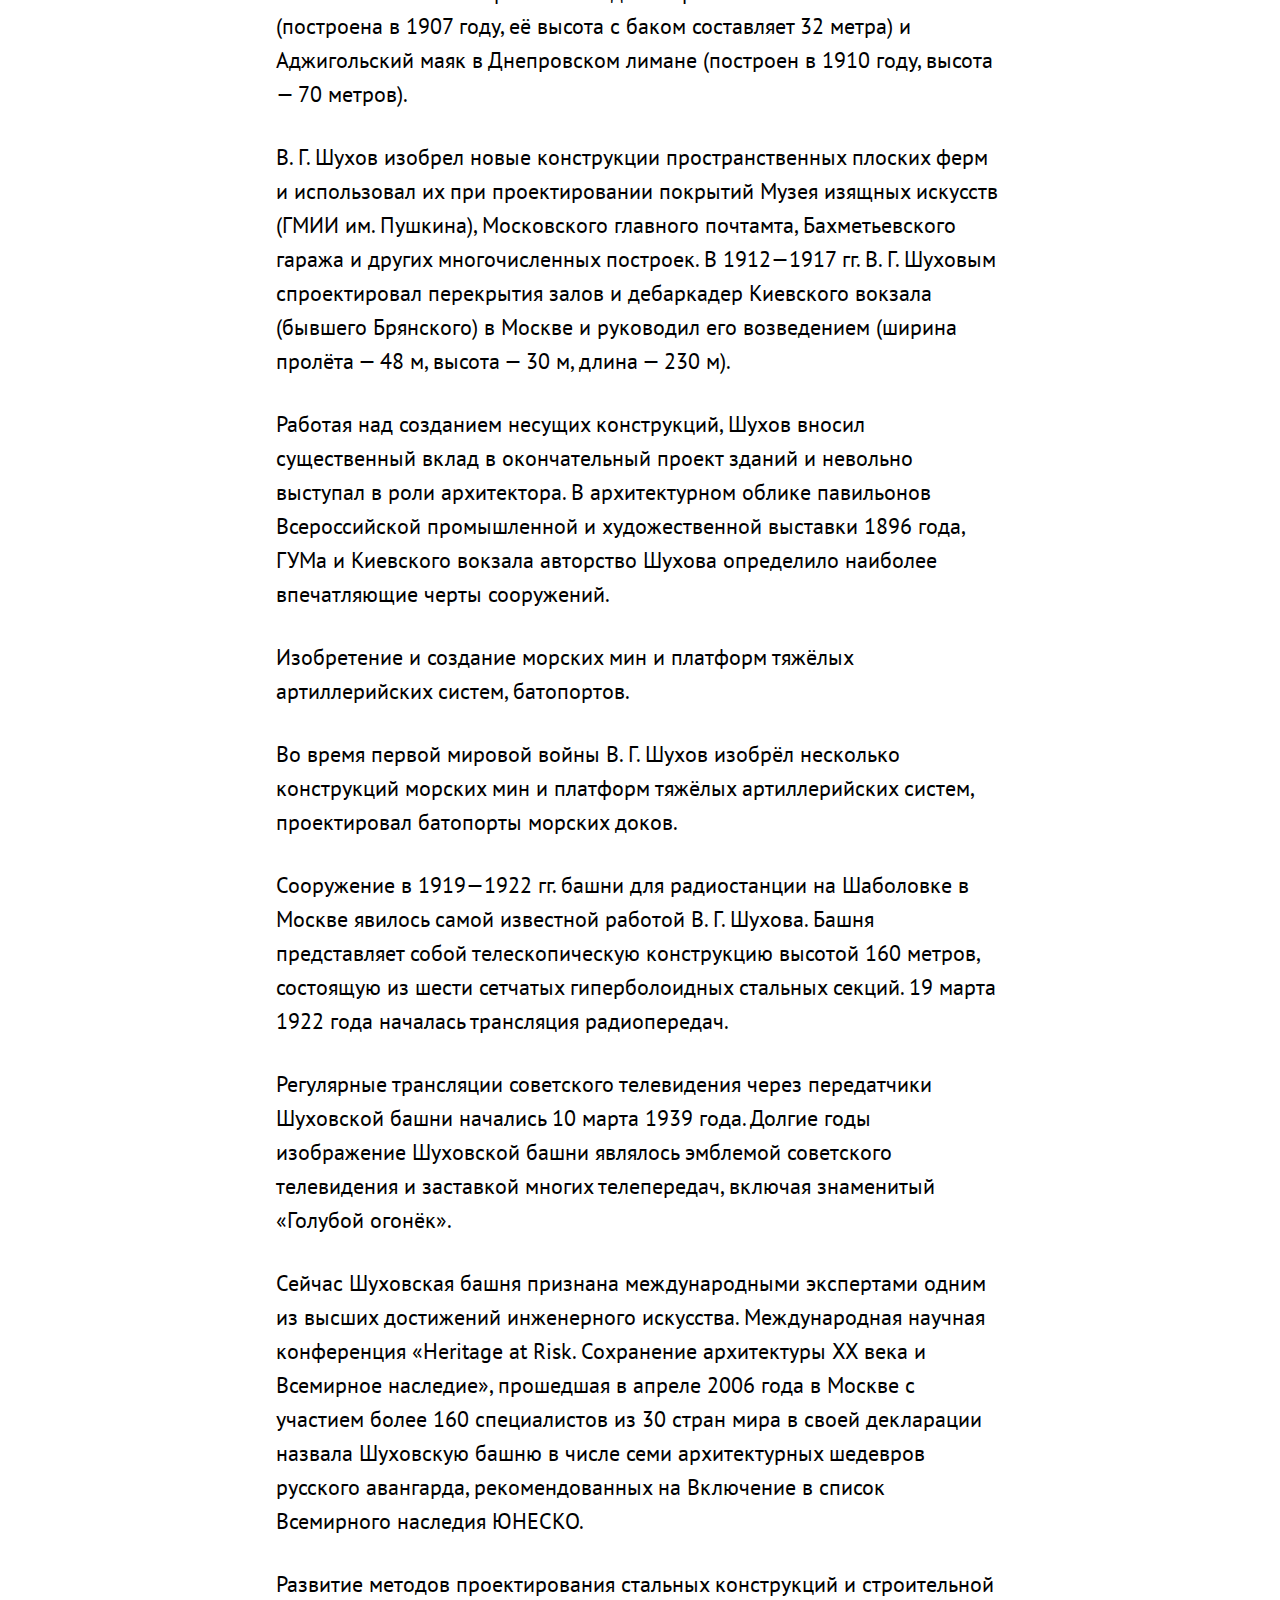
<file: alisagrdva/posts/shukhov.html>
<!DOCTYPE html>
<html>
  <head>
    <meta charset="utf-8">
    <meta name="viewport" content="wight=device-wight">
    <title>Шухов Владимир Григорьевчи – Wikimedium</title>

    <meta name="description" content="Статья Шухов Владимир Григорьевчи из Вкипедии, сверстанная студентами, для обучения основам веб-верстки в рамках образовательного проекта Hack Exchange">
    <meta name="keywords" content="hack, exchange, html, css, javascript, hse, design">

    <meta property="og:type" content="article">
    <meta property="og:url" content="http://wikimedium.hack.exchange/posts/shukhov.html">
    <meta property="og:title" content="Шухов Владимир Григорьевчи – Wikimedium">
    <meta property="og:description" content="Статья Щухов Владимир Григорьевич из Вкипедии, сверстанная студентами, для обучения основам веб-верстки в рамках образовательного проекта Hack Exchange">
    <meta property="og:image" content="">

    <link rel="icon" type="image/x-icon" href="../favicon.ico" />
    <link rel="icon" type="image/png" href="../favicon.png" />

    <link rel="stylesheet" href="../stylesheets/style.css">
    <script src="../javascripts/jquery-3.1.1.js" charset="utf-8"></script>
    <script src="../javascripts/sidebar.js" charset="utf-8"></script>
    <script src="../javascripts/gallery.js" charset="utf-8"></script>
    <script src="../javascripts/social-likes.min.js"></script>
  </head>
  <body>
    <nav class="menubar">
      <div>
        <a class="logo" href="../posts.html"></a>
        <a class="about" href="../index.html">О проекте</a>
      </div>
    </nav>

    <nav class="sidebar">
      <ul>
        <li>
          <a href="#s1">Шухов, Владимир Григорьевич</a>
        </li>

        <li>
          <a href="#s2">Биография</a>

          <ul>
            <li>
              <a href="#s2s1">Родители, детство</a>
            </li>

            <li>
              <a href="#s2s2">Учёба</a>
            </li>

            <li>
              <a href="#s2s3">Начало самостоятельной работы</a>
            </li>
          </ul>
        </li>

        <li>
          <a href="#s3">Главный инженер конторы Бари</a>
        </li>

        <li>
          <a href="#s4">Семья</a>
        </li>

        <li>
          <a href="#s5">Последние годы жизни</a>
        </li>

        <li>
          <a href="#s6">Вклад Шухова в инженерное дело</a>
          <ul>
            <li>
              <a href="#s6s1">Развитие нефтяной отрасли и тепловых машин</a>
            </li>

            <li>
              <a href="#s6s2">Создание строительных и инженерных конструкций</a>
            </li>

            <li>
              <a href="#s6s3">Фотогалерея конструкций</a>
            </li>
          </ul>
        </li>

        <li>
          <a href="#s7">Названы в честь Шухова и носят его имя</a>
        </li>

        <li>
          <a href="#s8">Память</a>
        </li>

        <li>
          <a href="#s9">Библиография</a>
        </li>

        <li>
          <a href="#s10">Изобретения В. Г. Шухова</a>
        </li>
      </ul>
    </nav>

    <article>

      <h1 id="s1">Шухов, Владимир Григорьевич</h1>
      <p>Влади́мир Григо́рьевич Шу́хов (<a target="_blank" href="https://ru.wikipedia.org/wiki/1853">1853</a>—<a target="_blank" href="https://ru.wikipedia.org/wiki/1939">1939</a>) — русский, <a target="_blank" href="https://ru.wikipedia.org/wiki/%D0%A1%D0%BE%D0%B2%D0%B5%D1%82%D1%81%D0%BA%D0%B8%D0%B9">советский</a> <a target="_blank" href="https://ru.wikipedia.org/wiki/%D0%98%D0%BD%D0%B6%D0%B5%D0%BD%D0%B5%D1%80">инженер</a>, <a target="_blank" href="https://ru.wikipedia.org/wiki/%D0%90%D1%80%D1%85%D0%B8%D1%82%D0%B5%D0%BA%D1%82%D0%BE%D1%80">архитектор</a>, <a target="_blank" href="https://ru.wikipedia.org/wiki/%D0%98%D0%B7%D0%BE%D0%B1%D1%80%D0%B5%D1%82%D0%B0%D1%82%D0%B5%D0%BB%D1%8C">изобретатель</a>, <a target="_blank" href="https://ru.wikipedia.org/wiki/%D0%A3%D1%87%D1%91%D0%BD%D1%8B%D0%B9">учёный</a>; член-корреспондент (1928) и почётный член (1929) <a target="_blank" href="https://ru.wikipedia.org/wiki/%D0%90%D0%BA%D0%B0%D0%B4%D0%B5%D0%BC%D0%B8%D1%8F_%D0%BD%D0%B0%D1%83%D0%BA_%D0%A1%D0%A1%D0%A1%D0%A0">Академии наук СССР</a>, лауреат <a target="_blank" href="https://ru.wikipedia.org/wiki/%D0%9B%D0%B0%D1%83%D1%80%D0%B5%D0%B0%D1%82%D1%8B_%D0%BF%D1%80%D0%B5%D0%BC%D0%B8%D0%B8_%D0%B8%D0%BC%D0%B5%D0%BD%D0%B8_%D0%92._%D0%98._%D0%9B%D0%B5%D0%BD%D0%B8%D0%BD%D0%B0">премии имени В. И. Ленина</a> (1929), <a target="_blank" href="https://ru.wikipedia.org/wiki/%D0%93%D0%B5%D1%80%D0%BE%D0%B9_%D0%A2%D1%80%D1%83%D0%B4%D0%B0">Герой Труда</a> (1932). Является автором проектов и техническим руководителем строительства <a target="_blank" href="https://ru.wikipedia.org/wiki/%D0%9F%D0%B5%D1%80%D0%B2%D1%8B%D0%B9_%D1%80%D0%BE%D1%81%D1%81%D0%B8%D0%B9%D1%81%D0%BA%D0%B8%D0%B9_%D0%BD%D0%B5%D1%84%D1%82%D0%B5%D0%BF%D1%80%D0%BE%D0%B2%D0%BE%D0%B4">первых российских нефтепроводов</a> (<a target="_blank" href="https://ru.wikipedia.org/wiki/1878">1878</a>) и <a target="_blank" href="https://ru.wikipedia.org/wiki/%D0%9D%D0%B5%D1%84%D1%82%D0%B5%D0%BF%D0%B5%D1%80%D0%B5%D1%80%D0%B0%D0%B1%D0%B0%D1%82%D1%8B%D0%B2%D0%B0%D1%8E%D1%89%D0%B8%D0%B9_%D0%B7%D0%B0%D0%B2%D0%BE%D0%B4">нефтеперерабатывающего завода</a> с первыми российскими установками <a target="_blank" href="https://ru.wikipedia.org/wiki/%D0%9A%D1%80%D0%B5%D0%BA%D0%B8%D0%BD%D0%B3">крекинга</a> нефти (<a target="_blank" href="https://ru.wikipedia.org/wiki/1931">1931</a>). Внёс выдающийся вклад в технологии <a target="_blank" href="https://ru.wikipedia.org/wiki/%D0%9D%D0%B5%D1%84%D1%82%D1%8C">нефтяной</a> промышленности и <a target="_blank" href="https://ru.wikipedia.org/wiki/%D0%9D%D0%B5%D1%84%D1%82%D0%B5%D0%BF%D1%80%D0%BE%D0%B2%D0%BE%D0%B4">трубопроводного транспорта</a>.</p>
      <p>В. Г. Шухов первым в мире применил для строительства зданий и башен <a target="_blank" href="https://ru.wikipedia.org/wiki/%D0%A1%D0%B5%D1%82%D1%87%D0%B0%D1%82%D0%B0%D1%8F_%D0%BE%D0%B1%D0%BE%D0%BB%D0%BE%D1%87%D0%BA%D0%B0_(%D0%B0%D1%80%D1%85%D0%B8%D1%82%D0%B5%D0%BA%D1%82%D1%83%D1%80%D0%B0)">стальные сетчатые оболочки</a>. Впоследствии архитекторы <a target="_blank" href="https://ru.wikipedia.org/wiki/%D0%A5%D0%B0%D0%B9-%D1%82%D0%B5%D0%BA_(%D1%81%D1%82%D0%B8%D0%BB%D1%8C)">хай-тека</a>, знаменитые <a target="_blank" href="https://ru.wikipedia.org/wiki/%D0%A4%D1%83%D0%BB%D0%BB%D0%B5%D1%80,_%D0%91%D0%B0%D0%BA%D0%BC%D0%B8%D0%BD%D1%81%D1%82%D0%B5%D1%80">Бакминстер Фуллер</a> и <a target="_blank" href="https://ru.wikipedia.org/wiki/%D0%A4%D0%BE%D1%81%D1%82%D0%B5%D1%80,_%D0%9D%D0%BE%D1%80%D0%BC%D0%B0%D0%BD">Норман Фостер</a>, — окончательно внедрили <a target="_blank" href="https://ru.wikipedia.org/wiki/%D0%A1%D0%B5%D1%82%D1%87%D0%B0%D1%82%D0%B0%D1%8F_%D0%BE%D0%B1%D0%BE%D0%BB%D0%BE%D1%87%D0%BA%D0%B0_(%D0%B0%D1%80%D1%85%D0%B8%D1%82%D0%B5%D0%BA%D1%82%D1%83%D1%80%D0%B0)">сетчатые оболочки</a> в современную практику строительства, и в <a target="_blank" href="https://ru.wikipedia.org/wiki/XXI_%D0%B2%D0%B5%D0%BA">XXI веке</a> оболочки стали одним из главных средств формообразования <a target="_blank" href="https://ru.wikipedia.org/wiki/%D0%90%D0%B2%D0%B0%D0%BD%D0%B3%D0%B0%D1%80%D0%B4_(%D0%B8%D1%81%D0%BA%D1%83%D1%81%D1%81%D1%82%D0%B2%D0%BE)">авангардных</a> зданий. Шухов ввёл в архитектуру форму однополостного <a target="_blank" href="https://ru.wikipedia.org/wiki/%D0%93%D0%B8%D0%BF%D0%B5%D1%80%D0%B1%D0%BE%D0%BB%D0%BE%D0%B8%D0%B4">гиперболоида</a> вращения, создав первые в мире <a target="_blank" href="https://ru.wikipedia.org/wiki/%D0%93%D0%B8%D0%BF%D0%B5%D1%80%D0%B1%D0%BE%D0%BB%D0%BE%D0%B8%D0%B4%D0%BD%D1%8B%D0%B5_%D0%BA%D0%BE%D0%BD%D1%81%D1%82%D1%80%D1%83%D0%BA%D1%86%D0%B8%D0%B8">гиперболоидные конструкции</a>.</p>

      <iframe width="auto" height="auto" src="https://www.youtube.com/embed/NMllaxuWp94" frameborder="0" allowfullscreen></iframe>

      <h2 id="s2">Биография</h2>

      <h3 id="s2s1">Родители, детство</h3>
      <p>Владимир Григорьевич Шухов родился в г. Грайворон в небогатой дворянской семье. Впервые один из предков Шухова по отцовской линии получил титул от Петра I за храбрость, проявленную в Полтавском сражении, но это дворянство, по видимому, было личным. До наследственно дворянства дослужился дед Владимира Григорьевича, получивший его (согласно табели о рангах) вместе с обер-офицерским званием. Впрочем это титул успел унаследовать только младший из его сыновей — Григорий Петрович Шухов, родившийся в 1827 (по другим сведениям — 1824) году — отцом Владимира Григорьевича. Григорий Петрович окончил юридический факультет Харьковского университета и уже в 29 лет был произведён в титулярные советники. За заслуги в Крымской войне 1853—1856 гг. он получил бронзовую медаль на Владимирской ленте.</p>
      <p>Мать Владимира Григорьевича, Вера Капитоновна, урождённая Пожидаева, происходила из более знатной семьи курских помещиков, имение которых находилось в Щигровском уезде Курской губернии. Её отец, подпоручик Капитон Михайлович Пожидаев скончался в 1848 году, на балу, куда отправился, не вылечившись после тяжёлого ранения, полученного на Кавказской войне. По сохранившимся воспоминанием В. Г. Шухова, кроме ума и красоты, его мать отличалась тяжёлым, деспотичным характером, а уровень благосостояния, который мог обеспечить Григорий Петрович, не бравший взяток на службе, не соответствовал тому, к чему она привыкла в детстве. Родители Владимира Григорьевича обвенчались в 1851 году, в 1852 году родилась его старшая сестра Надежда, а в 1853 году Григорий петрович был назначен городничим в маленький уездный город Грайворон, до 1838 считавшемся слободой. Именно тут, 16 августа 1853 года и родился Владимир Григорьевич Шухов, о чём имеется запись в метрической книге Успенской церкви города Грайворона (хотя в ряде прижезненных источников, включая Энциклопедический словарь Брокгауза и Ефрона в качестве его года рождения указан 1854 год: и сам Шухов, и, в особенности, его мать, имели привычку путать даты).</p>
      <p>10 декабря 1853 года Г. П. Шухов сдаёт дела в Грайвороне и возвращается с семьёй в Курск. В 1856 году — под влиянием жены подаёт прошение о переводе в столицу, и Шуховы переезжают в Петербург. В начале 1860-х Григорий Петрович знакомится в Одессе, куда приехал в качестве инспектора, с Николаем Ивановичем Пироговым, и, во многом под его влиянием, переходит на службу из финансового ведомства в Ведомство учреждений императрицы Марии, занимавшшеся учебными, медицинскими и благотворительными заведениями. Однако на маленького Володю и его сестру эти перемещения родителей оказывают не сильное влияние — они воспитываются у бабушки, в Пожидаевке.</p>
      <p>Именно бабушка научила четырёхлетнего Володю Шухова читать. С детства будущий инженер проявляет тягу к конструированию, устраивает возле дома фонтан, строит на ручье маленькую действующую водяную мельницу… А в 1860 году оец берёт с собой детей в гости к академику астроному Карлу Христофоровичу Кнорре. Посещение обсерватории Кнорре произвело на мальчика сильное впечатление, именно с него началось серьёзное увлечении Володи естественными науками.</p>

      <h3 id="s2s2">Учёба</h3>
      <p>В 1863 году Владимир Шухов покидает Пожидаевку (которую вскоре пришлось продать) и приезжает в Петербург к родителям. Здесь он поступает в Пятую Санкт-Петербургскую гимназияю, где в то время преподавал выдающийся учёный и педагог К. Д. Краевич. Уже в гимназии проявились его способности к точным наукам, особенно к математике. В 13 лет, будучи гимназистом четвёртого класса, он нашёл собственное оригинальное доказательство теоремы Пифагора. Краевич похвалил гимназиста Шухова за оригинальное и краткое доказательство, но, со словами о том, что Пифагор жил более 2000 лет назад, и надо было, уважая предшественников, сначала изложить его доказательство, снизил оценку.</p>
      <p>По окончании гимназии, в 1871 году Шухов, по совету отца, поступил на инженерно-механическое отделение Императорского Московское техническое училище (ныне Московский государственный технический университет имени Н. Э. Баумана). ИМТУ в то время было передовым учебным заведением, в котором большое внимание уделялось математической подготовке и, при этом, студенты знакомились с практическим производством — обучались в мастерских: токарных (по дереву и металлу), слесарной, модельной, литейной, кузнечной и т. д. Математику в училище преподавал Алексей Васильевич Летников, теоретическую механику, ставший в 1872 году доцентом будущий «отец аэродинамики» Н. Е. Жуковский, а практическую механику (с того же года) — профессор Ф. Е. Орлов. Среди друзей и однокашников Шухова был и будущий профессор Пётр Кондратьевич Худяков (1858—1935), вундеркинд, поступивший на подготовительные курсы ИМТУ, когда ему ещё не было одиннадцати. Подобно другим студентам, Шухов старается поддерживать контакты с основателем петербургской математической школы академиком П. Ф. Чебышёвым. В последний год обучения студент Шухов зарегестрировал своё первое изобретение — паровую форсунку («прибор, производящий разбрызгивание мазута в топках, используя упругость водяных паров»). Такая форсунка не только стала впоследствии одной из «изюминок» паровых котлов «Конторы инженера Бари», но и, спустя 21 год, в 1897, украсила обложку книги Д. И. Менделеева «Основы фабрично-заводской промышленности». Талантливый студент был замечен преподавателями. В частности, после окончания в 1876 году (с отличием) училища ему было предложено место ассистента у Чебышева (от которого он отказался), а в составе научной делегации он был направлен для ознакомления с достижениями промышленности в США — на Всемирную выставку.</p>
      <p>Именно тогда, на Всемирной выставке Шухов познакомился с американским инженером русского происхождения Александром Вениаминович Бари. Он заведовал «металлическими работами» при строительстве павильонов готовящейся выставки (за что, впоследствии, получил Гран-При и золотую медаль), и, будучи хорошим знакомым Ф. Е. Орлова по Цюрихской политехнической школе, именно он принимал российскую делегацию в Америке. Бари оказывал россиянам помощь в знакомстве со страной и выставкой, помогал в закупке оборудования, инструментов и образцов изделий для мастерских технического училища, показывал участникам делегации металлургические заводы Питсбурга, строительство железных дорог и все новинки американской техники.</p>

      <h3 id="s2s3">Начало самостоятельной работы</h3>
      <p>Вернувшись из командировки в Соединенные Штаты, Шухов поступил на службу в управление Варшавско-Венской железной дороги на должность начальника чертёжного бюро где проектирует паровозные депо. В это время он стал вольнослушателем Военно-медицинской академии. Как потом говорил сам Владимир Григорьевич, два года изучения медицины дали ему бесценный опыт знакомства с самой совершенной «констукцией», которую создала природа — человеческим организмом. У Шухова начинаются проблемы со здоровьем (ему диагностируют начинающуюся чахотку), и врачи советуют ему перебраться в места с более тёплым климатом.</p>
      <p>Летом 1877 года А. В. Бари с семьей вернулся в Россию, где, воспользовавшись своими знакомствами с известными российскими инженерами, начал сотрудничество с Людвигом Нобелем. Вспомнив о Шухове он пригласил его в Баку, где тогда начиналось бурное развитие нефтяного дела.</p>
      <p>Здесь, по заказу братьев Нобель, Шухов и Бари строят первый в Российской Империи нефтепровод, соединяющий Балаханы и Чёрный город, заводской район Баку, где тогда перегоняли нефть. Владельцы гужевых повозок, перевозивших нефть, неоднократно поджигали и разрушали строящуюся магистраль — для охраны по всей её длине были поставлены караульные будки. Строительство было закончено и нефтепровод, имевший протяжённость 10 километров, ввели в строй в декабре 1848 года. Он позволял перекачивать при помощью парового насоса по трёхдюймовой трубе до 1280 тонн. За первый работы месяц по нему было перекачено 841 150 пудов нефти, и в течение года строительство полностью окупило себя. Здесь же Шухов разработал и построил первые в мире цилиндрические резервуары-нефтехранилища.</p>
      <p>До этого нефть чаще всего держали в прудах: земляных или каменных хранилищах под открытым небом, в Соединённых Штатах начали применять металлические прямоугольные резервуары (так-же зачастую открытые). Прямоугольные резервуары собирались из цельных листов и считались простыми в строительстве. Цилиндрические резервуары Шухова возводились из клёпаных металлических листов непосредственно на грунте с песчаной подсыпкой. Их хорошо рассчитанная конструкция позволила использовать более тонкий металл, чем в случае прямоугольной конструкции, а в верхней части, где давление нефти на стенки меньше толщина стенок снижалась ещё в два раза.</p>
      <p>Вслед за первым нефтепроводом, по заказу Г. М. Лианозова Шухов и Бари строят следующий — длинной уже 11 вёрст (более 12 километров).</p>

      <h2 id="s3">Главный инженер конторы Бари</h2>
      <p>В 1880 году Бари создал свою фирму «Техническая контора инженера А. В. Бари» (позже «Строительная контора инженера А. В. Бари»), куда пригласил Шухова на должность главного конструктора и главного инженера. В начале 1881 года жена Бари, Зинаида Яковлевна, среди разных семейных новостей сообщала сестре:</p>
      <blockquote>Шухов с октября месяца живёт в Москве и служит у Саши как главный его помощник по инженерной части, получает 200 рублей жалованья, помимо процентов.</blockquote>
      <p>Уже через полгода Шухов изобрёл форсунку, с помощью которой впервые в мире осуществил промышленное факельное сжигание мазута. В 1883 году Шухов публикует статью «Механические сооружения нефтяной промышленности», где привел базовые принципы расчета и строительства цилиндрических стальных резервуаров на песчаных подушках, обосновал их оптимальность. Основы классической теории нефтепроводов, используемой и поныне, Владимир Григорьевич изложил в следующем, 1884 году в статье «Нефтепроводы».</p>
      <p>Хотя Шухова отличала потрясающая работоспособность и увлечённость своими инженерными проектами, работа отнюдь не занимала всё время его жизни. Он увлекался оперой, театром, шахматами. Достаточно серьёзно занимался велоспортом, был победитем городских соревнований.</p>
      <p>Однако самым главным его хобби была фотография (в том числе стереоскопическая фотосъёмка). В частности, сохранилась сделанная им стереофотография дочери, катающейся на качелях, отличающаяся не только очень высоким для своего времени техническим, но и художественным уровнем. Он даже оставил в одной из своих записных книжек запись «Я по профессии инженер, а в душе фотограф».</p>
      <p>На фирме Бари В. Г. Шухов проработал до 1915 года, почти 40 лет и вспоминал:</p>
      <blockquote>Говорят, что Бари эксплуатировал меня. Это верно. Но и я эксплуатировал его, заставляя выполнять мои даже самые смелые предположения</blockquote>
      <p>Друг Шухова, профессор П. К. Худяков вспоминал, что шуховские разработки, которые он делал, работая на Бари, порой не нравились высокопоставленным чиновникам из-за того, что были «безобразно дёшевы», и не оставляли возможности для откатов, к которым те привыкли.</p>

      <h2 id="s4">Семья</h2>
      <p>В 1885 году молодой инженер Шухов знакомится с подругой своих сестёр — восемнадцатилетней Ольгой Леонардовной Книппер — будущей знаменитой актрисой и женой Чехова. Однако, их продолжавшийся два года роман, вопреки ожиданиям родных, свадьбой так и не окончился.</p>
      <p>Женой Шухова в 1894 году стала дочь железнодорожного врача из рода Ахматовых[источник не указан 30 дней] Анна Николаевна Мединцева, с которой он познакомился за два года до того во время поездки в Воронеж. 30 ноября 1892 года родился их первенец — дочь Ксения. Всего в семье было пятеро детей. После Ксении родились Сергей (1894-1969), Фавий (1895-1945), Владимир (1898-1919) и Вера (1896-199?).</p>
      <p>Младший сын умер в двадцатилетнем возрасте 1919 году от холеры. Хотя ряд источников рассказывают драматическую историю о том, что воевавший на стороне Колчака Владимир был захвачен в плен красной армией, и, чтобы выкупить его, Владимир Григорьевич, передал новой власти принадлежавшие ему иностранные патенты на свои изобретения, она не соответствует действительности. Как пишет Елена Шухова, один из сыновей Шухова действительно служил в гражданскую войну у Колчака, но это был старший Сергей, впоследствии, как и отец, ставший инженером-строителем и сумевший сохранить отцовский архив. Патенты были переданы государству в 1929 году, поскольку тогдашняя политическая ситуация попросту не оставляла другого выхода. Что-же касается репрессий, от них пострадал средний сын Владимира Григорьевича — Фавий (служивший в молодости у Деникина), который вскоре после смерти отца был сослан в Омск, где заболел туберкулёзом, от которого умер в декабре 1945 года.</p>

      <h2 id="s5">Последние годы жизни</h2>
      <p>В 1928 году Владимир Григорьевич был избран членом-корреспондентом АН СССР, а в 1929 — её почетным членом. В 1929 году был удостоен Ленинской премии. В том же году он становится членом Московского городского совета.</p>
      <p>Последним крупным достижением В. Г. Шухова в области строительной техники стала работа по восстановлению после землетрясения древнего медресе Улугбека в Самарканде в 1932 г. Совместно с архитектором М. Ф. Мауэром было проведено выпрямление «падающего» восточного минарета. Эта уникальная операция имела резонанс во всём мире.</p>
      <p>В возрасте 79 лет Шухов стал свидетелем осуществления разработанного им ещё в молодости проекта полной переработки нефти. В его присутствии в Баку в 1932 году был пущен в эксплуатацию завод «Советский крекинг». В первые недели её работы Шухов сам следил за ходом производства.</p>
      <p>Находясь на заслуженном отдыхе, вел уединенный образ жизни и принимал только друзей и старых товарищей по работе. Все права на свои изобретения и все гонорары Владимир Григорьевич передал советскому государству.</p>
      <p>В. Г. Шухов скончался в возрасте 85 лет 2 февраля 1939 года, похоронен на Новодевичьем кладбище.</p>

      <h2 id="s6">Вклад Шухова в инженерное дело</h2>

      <h3 id="s6s1">Развитие нефтяной отрасли и тепловых машин</h3>
      <p>Разработка теоретических и практических основ строительства магистральных трубопроводных систем, строительство первых нефтепроводов в России.</p>
      <p>Владимир Григорьевич Шухов — автор проекта и главный инженер строительства первого российского нефтепровода Балаханы — Чёрный Город (Бакинские нефтепромыслы, 1878), построенного для нефтяной компании «Бр. Нобель». Проектировал и затем руководил работами по постройке нефтепроводов фирм «Бр. Нобель», «Лианозов и К°» и первого в мире мазутопровода с подогревом.</p>
      <p>Изобретение, создание и развитие оборудования и технологий нефтяной отрасли, цилиндрических резервуаров-нефтехранилищ, речных танкеров; внедрение нового способа эрлифта нефти.</p>
      <p>Работая на нефтяных промыслах в Баку, В. Г. Шухов разработал основы подъёма и перекачки нефтепродуктов, предложил метод подъёма нефти с помощью сжатого воздуха — эрлифт, разработал методику расчёта и технологию строительства цилиндрических стальных резервуаров для нефтехранилищ.</p>
      <p>Теоретическая и практическая разработка основ нефтяной гидравлики.</p>
      <p>В статье «Нефтепроводы» (1884) и в книге «Трубопроводы и их применение в нефтяной промышленности» (1894) В. Г. Шухов привёл точные математические формулы для описания процессов протекания по трубопроводам нефти, мазута, создав классическую теорию нефтепроводов. В. Г. Шухов — автор проектов первых российских магистральных трубопроводов: Баку — Батум (883 км, 1907), Грозный — Туапсе (618 км, 1928).</p>
      <p>Изобретение и создание трубчатых паровых котлов.</p>
      <p>В 1896 году Шухов изобрел новый водотрубный паровой котел в горизонтальном и вертикальном исполнении (патенты Российской империи № 15 434 и № 15 435 от 27 июня 1896 года). В 1900 году его паровые котлы были отмечены высокой наградой — на Всемирной выставке в Париже Шухов получил золотую медаль. По патентам Шухова до и после революции были произведены тысячи паровых котлов.</p>
      <p>Шухов примерно с 1885 г. начал строить на Волге первые русские речные танкеры-баржи. Монтаж осуществлялся точно запланированными этапами с использованием стандартизированных секций на верфях в Царицыне (Волгоград) и Саратове.</p>
      <p>Изобретение установки термического крекинга нефти. Проектирование и строительство нефтеперерабатывающего завода с первыми российскими установками крекинга.</p>
      <p>В. Г. Шухов и его помощник С. П. Гаврилов изобрели промышленный процесс получения автомобильного бензина — непрерывно действующую трубчатую установку термического крекинга нефти (патент Российской империи № 12926 от 27 ноября 1891 года). Установка состояла из печи с трубчатыми змеевиковыми нагревателями, испарителя и ректификационных колонн.</p>
      <p>Через тридцать лет в 1923 году в Москву прибыла делегация компании «Синклер Ойл[en]», чтобы получить информацию о крекинге нефти, изобретенном Шуховым. Учёный, сравнив свой патент 1891 года с американскими патентами 1912—1916 годов, доказал, что американские крекинг-установки повторяют его патент и не являются оригинальными. В 1931 году по проекту и при техническом руководстве В. Г. Шухова был построен нефтеперерабатывающий завод «Советский крекинг» в Баку, где впервые в России был использован шуховский патент на крекинг-процесс при создании установок для получения бензина.</p>
      <p>Изобретение оригинальных конструкций газгольдеров и разработка типовых проектов хранилищ природного газа емкостью до 100 тысяч куб. м.</p>

      <h3 id="s6s2">Создание строительных и инженерных конструкций</h3>
      <p>Изобретение и создание новых строительных конструкций и архитектурных форм первых в мире стальных сетчатых перекрытий-оболочек и гиперболоидных конструкций.</p>
      <p>В. Г. Шухов является изобретателем первых в мире гиперболоидных конструкций и металлических сетчатых оболочек строительных конструкций (патенты Российской империи № 1894, № 1895, № 1896; от 12 марта 1899 года, заявленные В. Г. Шуховым 27.03.1895 −11.01.1896). Для Всероссийской промышленной и художественной выставки 1896 года в Нижнем Новгороде В. Г. Шухов построил восемь павильонов с первыми в мире перекрытиями в виде сетчатых оболочек, первое в мире перекрытие в виде стальной мембраны (Ротонда Шухова) и первую в мире гиперболоидную башню удивительной красоты (была куплена после выставки меценатом Ю. С. Нечаевым-Мальцовым и перенесена в его имение Полибино (Липецкая область), сохранилась до настоящего времени). Оболочка гиперболоида вращения явилась совершенно новой, никогда раньше не применявшейся в архитектуре формой. После Нижегородской выставки 1896 года В. Г. Шухов разработал многочисленные конструкции разнообразных сетчатых стальных оболочек и использовал их в сотнях сооружений: перекрытиях общественных зданий и промышленных объектов, водонапорных башнях, морских маяках, мачтах военных кораблей и опорах линий электропередач. 70-метровый сетчатый стальной Аджигольский маяк под Херсоном — самая высокая односекционная гиперболоидная конструкция В. Г. Шухова. Радиобашня на Шаболовке в Москве стала самой высокой из многосекционных шуховских башен (160 метров).</p>
      <p>«Конструкции Шухова завершают усилия инженеров XIX столетия в создании оригинальной металлической конструкции и одновременно указывают путь далеко в XX век. Они знаменуют собой значительный прогресс: опирающаяся на основные и вспомогательные элементы стержневая решетка традиционных для того времени пространственных ферм была заменена сетью равноценных конструктивных элементов» (Schädlich Ch., Das Eisen in der Architektur des 19.Jhdt., Habilitationsschrift, Weimar, 1967, S.104).</p>
      <p>Шухов изобрёл также арочные конструкции покрытий с тросовыми затяжками. До нашего времени сохранились арочные: стеклянные своды покрытий В. Г. Шухова над крупнейшими московскими магазинами: Верхними торговыми рядами (ГУМ) и Фирсановским (Петровским) пассажем. В конце XIX века Шухов вместе со своими сотрудниками составил проект новой системы водоснабжения Москвы.</p>
      <p>В 1897 году Шухов построил для металлургического завода в Выксе цех с пространственно изогнутыми сетчатыми парусообразными стальными оболочками перекрытий двоякой кривизны. Этот цех сохранился на Выксунском металлургическом заводе до наших дней. Это первое в мире сводообразное выпуклое перекрытие-оболочка двоякой кривизны.</p>
      <p>Проектирование крупных систем водоснабжения городов.</p>
      <p>С 1896 по 1930 годы по проектам В. Г. Шухова было построено свыше 200 стальных сетчатых гиперболоидных башен. До наших дней сохранились не более 20. Неплохо сохранилась водонапорная башня в Николаеве (построена в 1907 году, её высота с баком составляет 32 метра) и Аджигольский маяк в Днепровском лимане (построен в 1910 году, высота — 70 метров).</p>
      <p>В. Г. Шухов изобрел новые конструкции пространственных плоских ферм и использовал их при проектировании покрытий Музея изящных искусств (ГМИИ им. Пушкина), Московского главного почтамта, Бахметьевского гаража и других многочисленных построек. В 1912—1917 гг. В. Г. Шуховым спроектировал перекрытия залов и дебаркадер Киевского вокзала (бывшего Брянского) в Москве и руководил его возведением (ширина пролёта — 48 м, высота — 30 м, длина — 230 м).</p>
      <p>Работая над созданием несущих конструкций, Шухов вносил существенный вклад в окончательный проект зданий и невольно выступал в роли архитектора. В архитектурном облике павильонов Всероссийской промышленной и художественной выставки 1896 года, ГУМа и Киевского вокзала авторство Шухова определило наиболее впечатляющие черты сооружений.</p>
      <p>Изобретение и создание морских мин и платформ тяжёлых артиллерийских систем, батопортов.</p>
      <p>Во время первой мировой войны В. Г. Шухов изобрёл несколько конструкций морских мин и платформ тяжёлых артиллерийских систем, проектировал батопорты морских доков.</p>
      <p>Сооружение в 1919—1922 гг. башни для радиостанции на Шаболовке в Москве явилось самой известной работой В. Г. Шухова. Башня представляет собой телескопическую конструкцию высотой 160 метров, состоящую из шести сетчатых гиперболоидных стальных секций. 19 марта 1922 года началась трансляция радиопередач.</p>
      <p>Регулярные трансляции советского телевидения через передатчики Шуховской башни начались 10 марта 1939 года. Долгие годы изображение Шуховской башни являлось эмблемой советского телевидения и заставкой многих телепередач, включая знаменитый «Голубой огонёк».</p>
      <p>Сейчас Шуховская башня признана международными экспертами одним из высших достижений инженерного искусства. Международная научная конференция «Heritage at Risk. Сохранение архитектуры XX века и Всемирное наследие», прошедшая в апреле 2006 года в Москве с участием более 160 специалистов из 30 стран мира в своей декларации назвала Шуховскую башню в числе семи архитектурных шедевров русского авангарда, рекомендованных на Включение в список Всемирного наследия ЮНЕСКО.</p>
      <p>Развитие методов проектирования стальных конструкций и строительной механики.</p>
      <p>В 1927—1929 гг. В. Г. Шухов, принимая участие в реализации плана ГОЭЛРО, превзошёл эту башенную конструкцию, построив три пары сетчатых многоярусных гиперболоидных опор перехода через реку Оку ЛЭП НиГРЭС в районе города Дзержинска под Нижним Новгородом.</p>
      <p>Шуховские башни в Москве и на Оке являются уникальными памятниками архитектуры русского авангарда.</p>

      <h3 id="s6s3">Фотогалерея конструкций</h3>

      <h2 id="s7">Названы в честь Шухова и носят его имя</h2>
      <ul>
        <li>Гиперболоидные сетчатые башни, соответствующие патенту В. Г. Шухова, построенные в России и за рубежом.</li>
        <li>Белгородский государственный технологический университет имени В. Г. Шухова</li>
        <li>Улица Шухова в Москве (бывший Сиротский переулок). Переименован в 1963 году. На ней (улице) находится знаменитая Шуховская радиобашня.</li>
        <li>Улица в Туле</li>
        <li>Улица в Сызрани</li>
        <li>Улица в Старом Осколе</li>
        <li>Парк в городе Грайворон</li>
        <li>Школа в городе Грайворон</li>
        <li>Золотая медаль имени В. Г. Шухова, присуждаемая за высшие инженерные достижения</li>
        <li>Шуховская башня в Бухаре, Узбекистан</li>
        <li>Шуховская башня в Николаеве, Украина</li>
        <li>Аудитория имени Шухова в Московском Архитектурном Институте</li>
        <li>Улица Шухова башня в Волхове</li>
      </ul>

      <h2 id="s8">Память</h2>
      <ul>
        <li>2 декабря 2008 года в Москве на Тургеневской площади был открыт памятник Владимиру Шухову. Авторский коллектив, работавший над памятником, возглавлял Салават Щербаков. Шухов увековечен в бронзе, в полный рост с рулоном чертежей и в накинутом на плечи плаще. Вокруг памятника установлены бронзовые скамейки. Две из них — в форме расколотого бревна с лежащими на них тисками, молотками и другими столярными инструментами; ещё одна представляет собой конструкцию из колёс и зубчатых передач.</li>
        <li>На территории ЦНИИПСК им. Н. П. Мельникова установлен бюст Шухову.</li>
        <li>В 1963 году была выпущена почтовая марка СССР, посвященная Шухову.</li>
      </ul>
      <p>На доме по адресу: г. Москва пер. Кривоколенный д.11/13 стр.1 установлена памятная доска инженеру В. Г. Шухову, прожившему в этом доме не одно десятилетие.</p>

      <h2 id="s9">Библиография</h2>
      <ul>
        <li>Шухов В. Г. Механические сооружения нефтяной промышленности, «Инженер», том 3, кн. 13, № 1, стр. 500—507, кн. 14, № 1, стр. 525—533, Москва, 1883.</li>
        <li>Шухов В. Г. Нефтепроводы, «Вестник промышленности», № 7, стр. 69 — 86, Москва, 1884.</li>
        <li>Шухов В. Г. Насосы прямого действия и их компенсация, , 32 стр., «Бюл. Политехнического общества», № 8, приложение, Москва, 1893—1894.</li>
        <li>Шухов В. Г. Трубопроводы и их применение к нефтяной промышленности, , 37 стр., Изд. Политехнического общества, Москва, 1895.</li>
        <li>Шухов В. Г. Насосы прямого действия. Теоретические и практические данные для их расчета. 2-е изд. с дополнениями, , 51 стр., Изд. Политехнического общества, Москва, 1897.</li>
        <li>Шухов В. Г. Стропила. Изыскание рациональных типов прямолинейных стропильных ферм и теория арочных ферм, 120 стр., Изд. Политехнического общества, Москва, 1897.</li>
        <li>Шухов В. Г. Боевая мощь русского и японского флота во время войны 1904—1905 гг., в кн.: Худяков П. К. «Путь к Цусиме», стр. 30 — 39, Москва, 1907.</li>
        <li>Шухов В. Г. Заметка о патентах по перегонке и разложению нефти при повышенном давлении, «Нефтяное и сланцевое хозяйство», № 10, стр. 481—482, Москва, 1923.</li>
        <li>Шухов В. Г. Заметка о нефтепроводах, «Нефтяное и сланцевое хозяйство», том 6, № 2, стр. 308—313, Москва, 1924.</li>
        <li>Шухов В. Г. Избранные труды, том 1, «Строительная механика», 192 стр., под ред. А. Ю. Ишлинского, Академия наук СССР, Москва, 1977.</li>
        <li>Шухов В. Г. Избранные труды, том 2, «Гидротехника», 222 стр., под ред. А. Е. Шейндлина, Академия наук СССР, Москва, 1981.</li>
        <li>Шухов В. Г. Избранные труды, том 3, «Нефтепереработка. Теплотехника», 102 стр., под ред. А. Е. Шейндлина, Академия наук СССР, Москва, 1982.</li>
      </ul>

      <h2 id="s10">Изобретения В. Г. Шухова</h2>
      <ul>
        <li>1. Ряд ранних изобретений и технологий нефтяной промышленности, в частности, технологии строительства нефтепроводов и резервуаров, не оформлены привилегиями и описаны В. Г. Шуховым в работе «Механические сооружения нефтяной промышленности» (журнал «Инженер», том 3, кн. 13, № 1, стр. 500—507, кн. 14, № 1, стр. 525—533, Москва, 1883) и последующих работах о сооружениях и оборудовании нефтяной отрасли.</li>
        <li>2. Аппарат для непрерывной дробной перегонки нефти. Привилегия Российской Империи № 13200 от 31.12.1888 (соавтор Ф. А. Инчик).</li>
        <li>3. Эрлифт-насос. Привилегия Российской Империи № 11531 за 1889.</li>
        <li>4. Гидравлический дефлегматор для перегонки нефти и других жидкостей. Привилегия Российской Империи № 9783 от 25.09.1890 (соавтор Ф. А. Инчик).</li>
        <li>5. Крекинг-процесс (установка для перегонки нефти с разложением). Привилегия Российской Империи № 12926 от 27.11.1891 (соавтор С. П. Гаврилов).</li>
        <li>6. Трубчатый паровой котёл. Привилегия Российской Империи № 15434 от 27.06.1896.</li>
        <li>7. Вертикальный трубчатый котёл. Привилегия Российской Империи № 15435 от 27.06.1896.</li>
        <li>8. Сетчатые покрытия для зданий. Привилегия Российской Империи № 1894 от 12.03.1899. Кл. 37а, 7/14.</li>
        <li>9. Сетчатые сводообразные покрытия. Привилегия Российской Империи № 1895 от 12.03.1899. Кл. 37а, 7/08.</li>
        <li>10. Гиперболоидные конструкции (ажурная башня). Привилегия Российской Империи № 1896 от 12.03.1899. Кл. 37f,15/28.</li>
        <li>11. Водотрубный котёл. Привилегия Российской Империи № 23839 за 1913. Кл. 13а, 13.</li>
        <li>12. Водотрубный котёл. Патент СССР № 1097 за 1926. Кл. 13а,13.</li>
        <li>13. Водотрубный котёл. Патент СССР № 1596 за 1926. Кл. 13а, 7/10.</li>
        <li>14. Воздушный экономайзер. Патент СССР № 2520 за 1927. Кл. 24к,4.</li>
        <li>15. Устройство для выпуска жидкости из сосудов с меньшим давлением в среду с большим давлением. Патент СССР № 4902 за 1927. Кл. 12g,2/02.</li>
        <li>16. Подушка для уплотнительных приспособлений к поршням сухих газгольдеров. Авторское свидетельство СССР № 37656 за 1934. Кл. 4 с, 35.</li>
        <li>17. Приспособление для прижатия к стене резервуара уплотнительных колец для поршней сухих газгольдеров. Авторское свидетельство СССР № 39038 за 1938. Кл. 4 с,35.</li>
      </ul>

    </article>

    <footer class="share">
      <div class="social-likes social-likes_single" data-url="http://wikimedium.hack.exchange/posts/shukhov.html" data-single-title="Поделиться">
        <div class="facebook" title="Поделиться ссылкой на Фейсбуке">Facebook</div>
        <div class="twitter" title="Поделиться ссылкой в Твиттере">Twitter</div>
        <div class="vkontakte" title="Поделиться ссылкой во Вконтакте">Вконтакте</div>
      </div>
    </footer>

  </body>
</html>
</file>
<file: alisagrdva/stylesheets/style.css>
@import "reset.css";
@import "https://fonts.googleapis.com/css?family=PT+Sans+Caption:400,700|PT+Sans:400,400i,700,700i&subset=cyrillic";
@import "social-likes_birman.css";

@import "layout.css";
@import "menubar.css";
@import "share.css";
@import "ui.css";

@import "landing.css";

@import "posts.css";

@import "sidebar.css";
@import "content.css";
@import "gallery.css";
@import "responsive.css";
</file>
